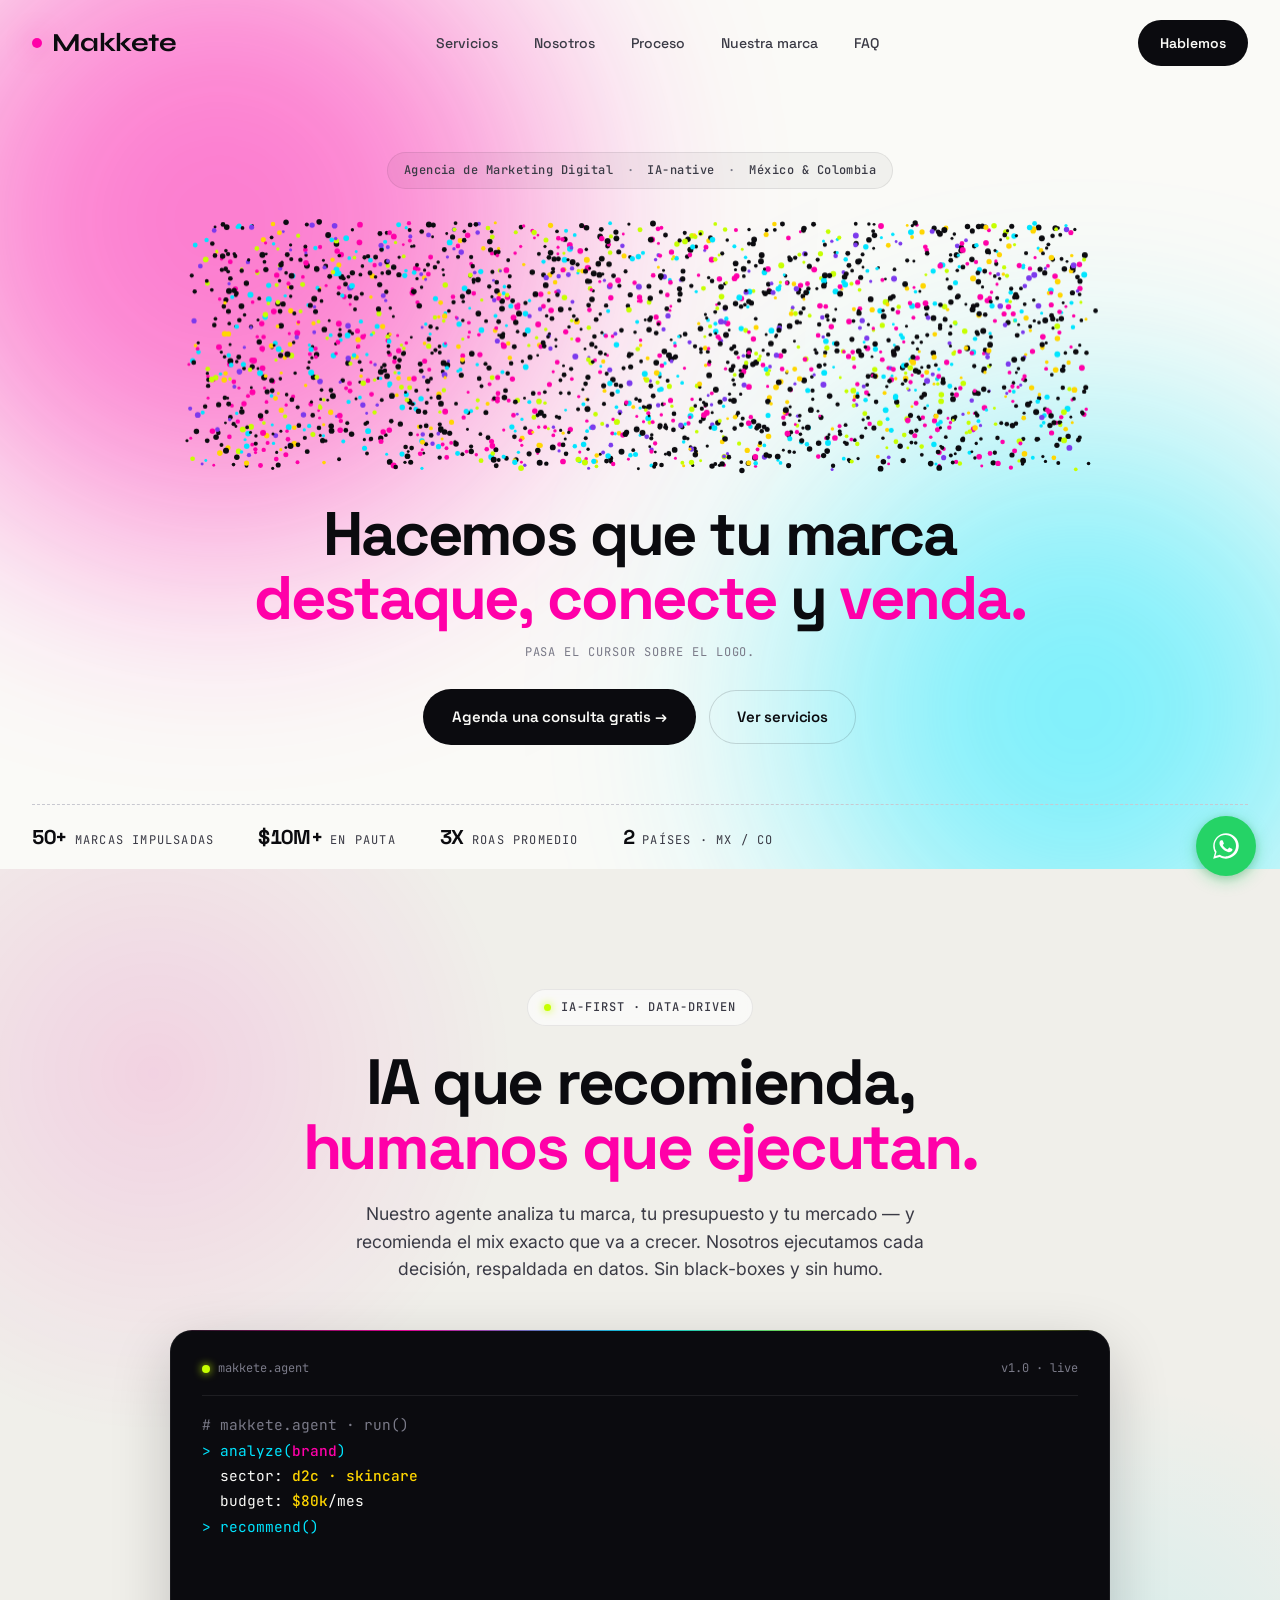
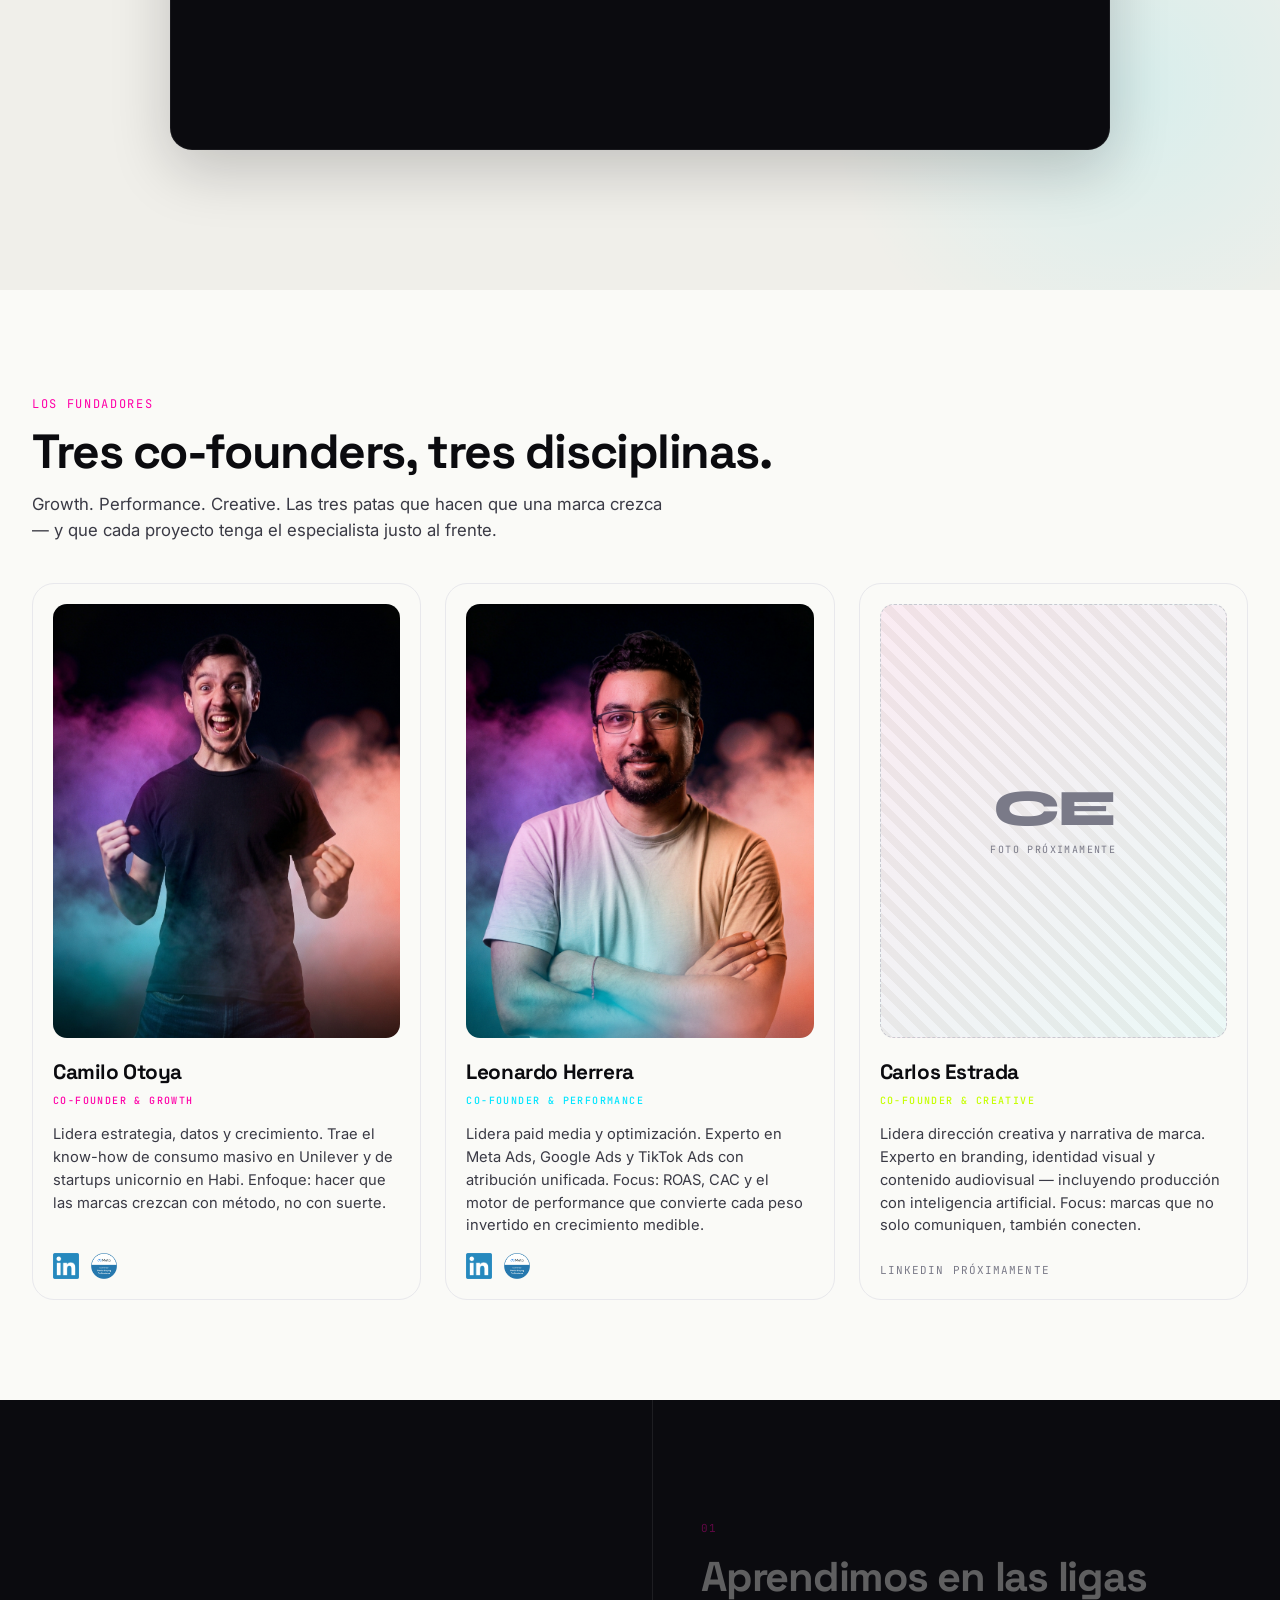
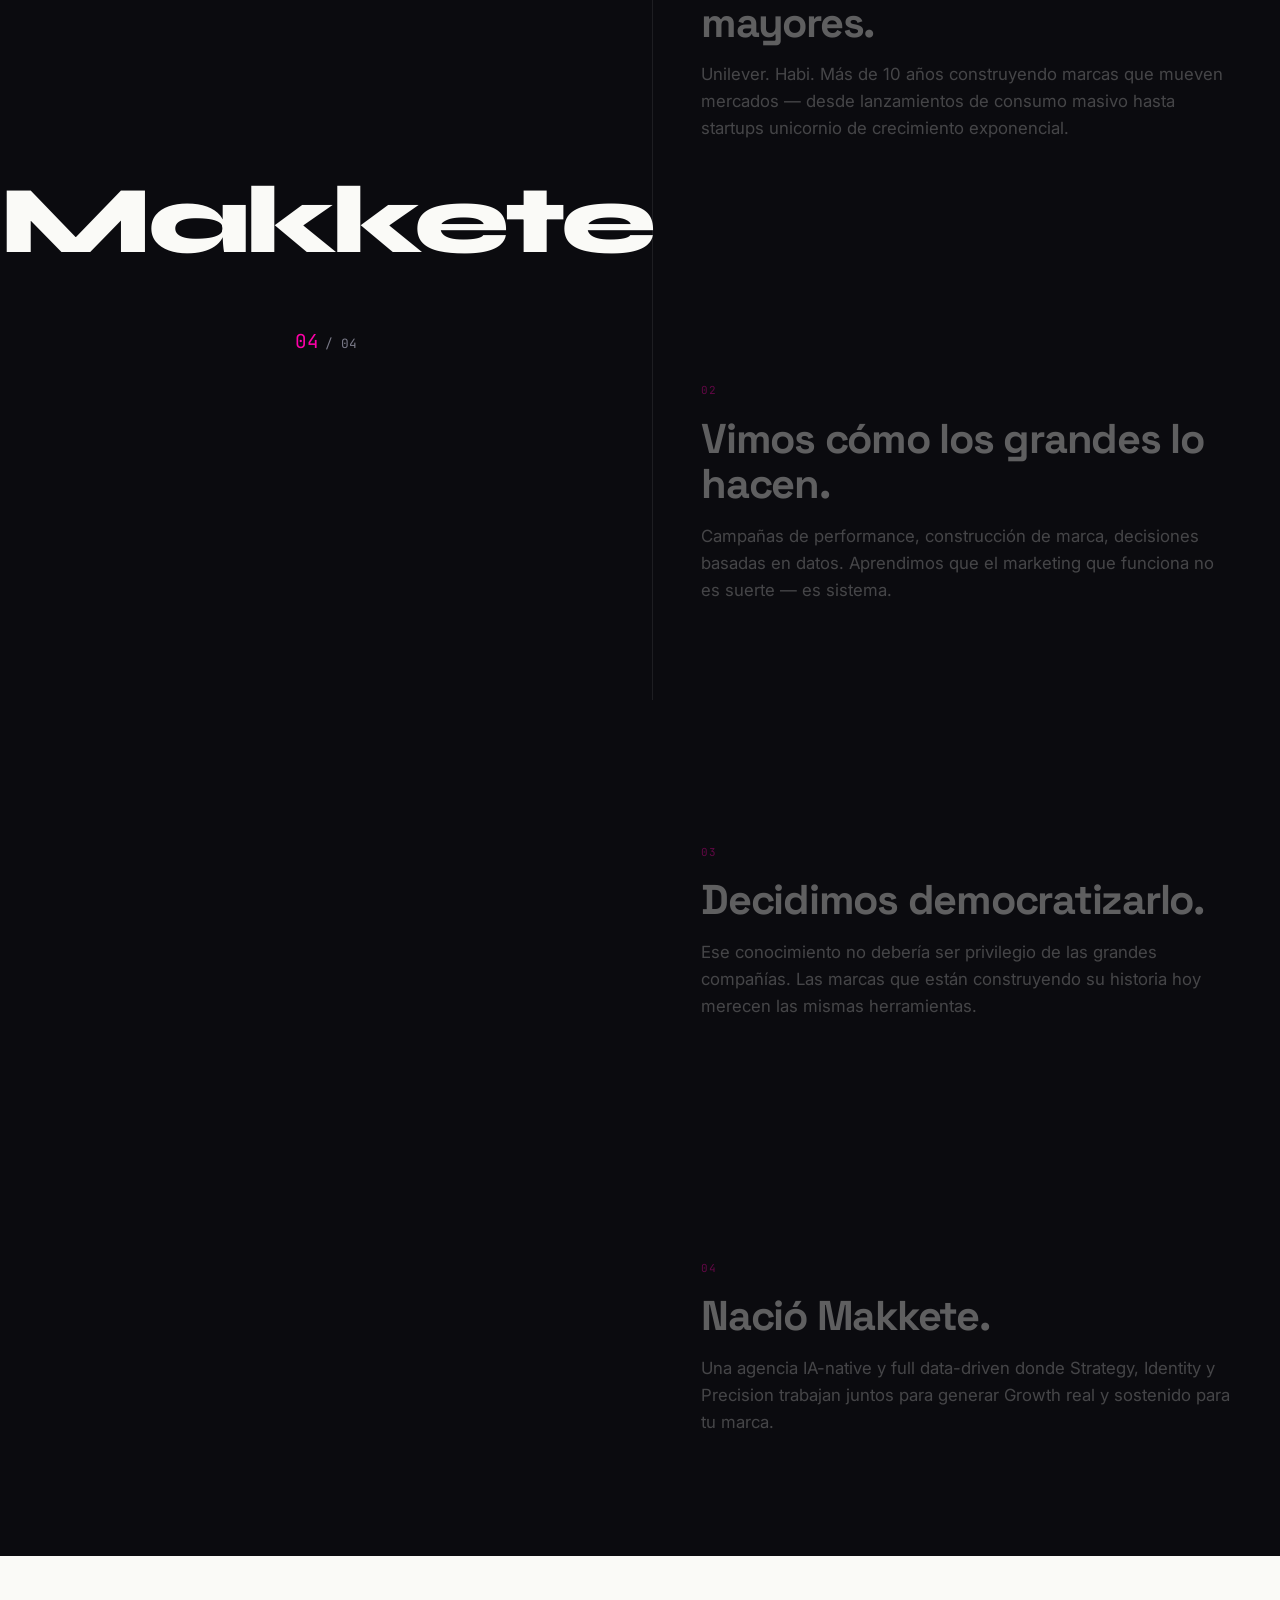
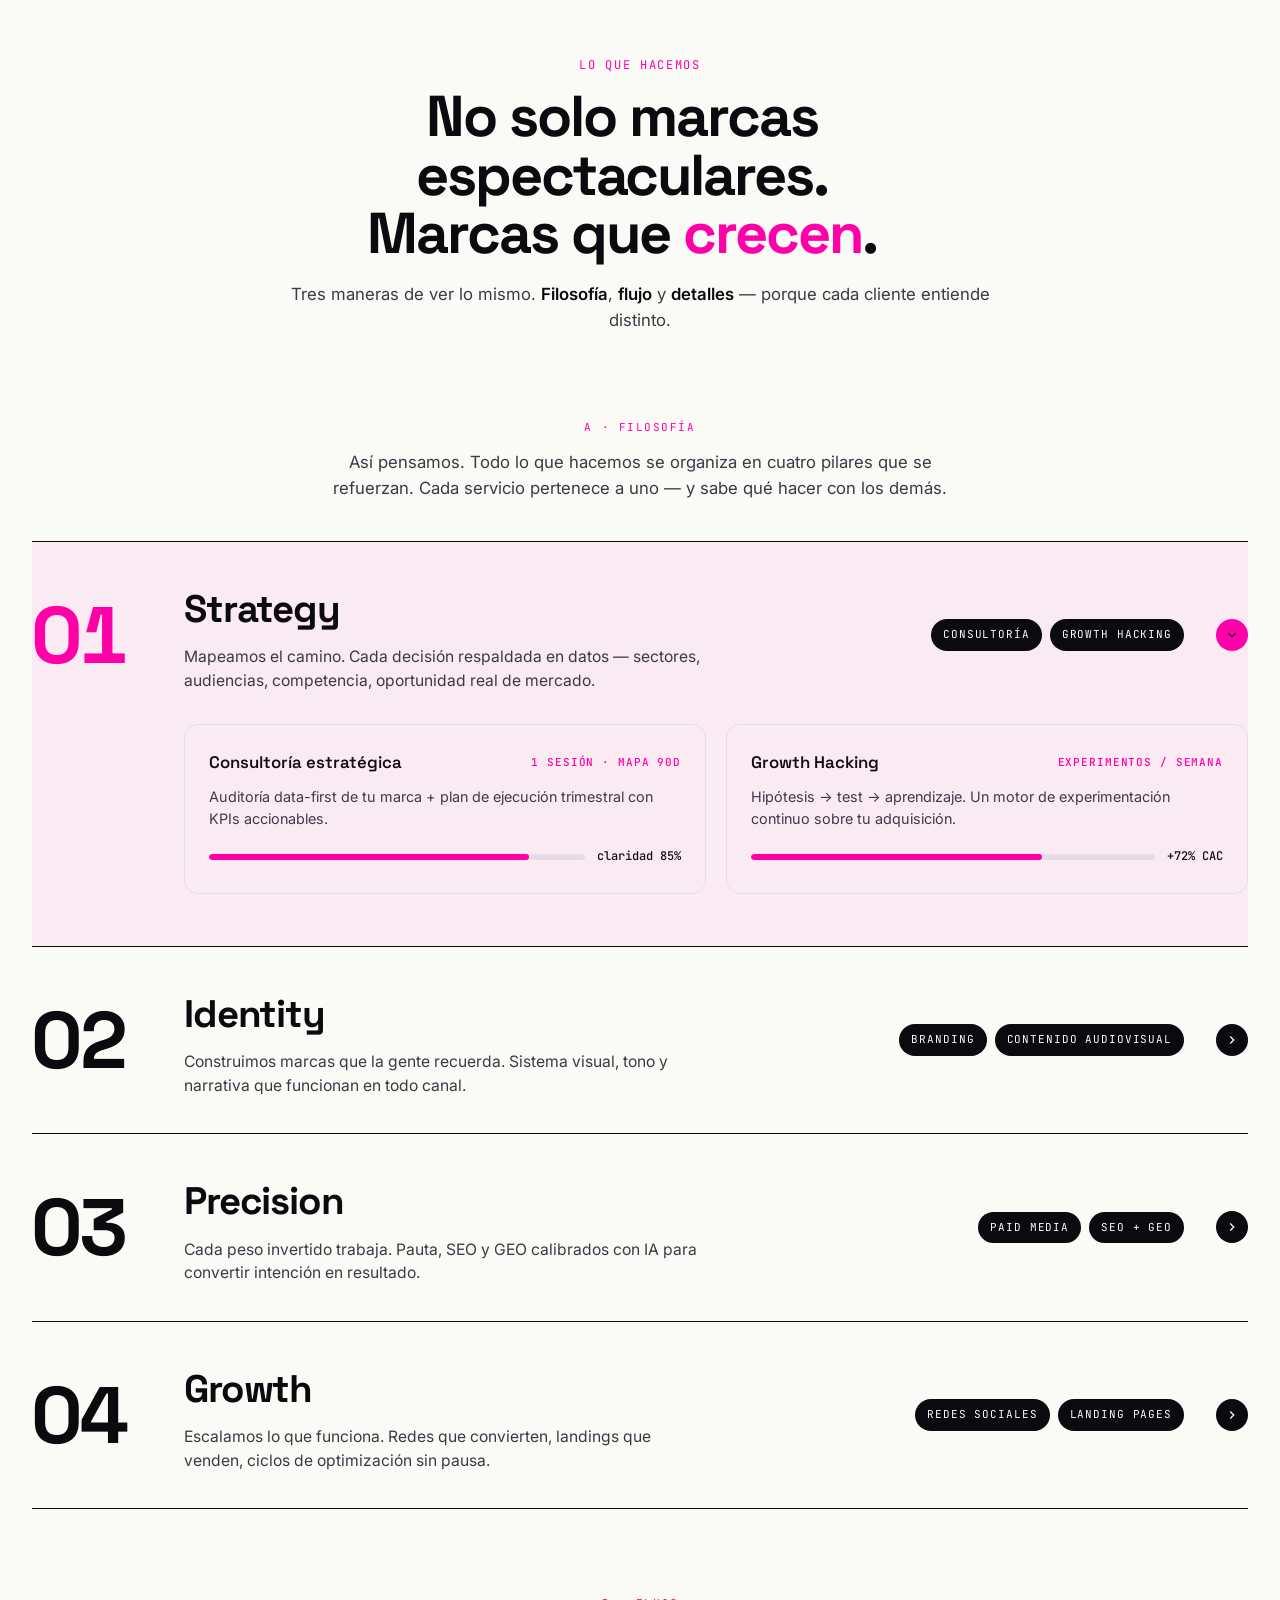
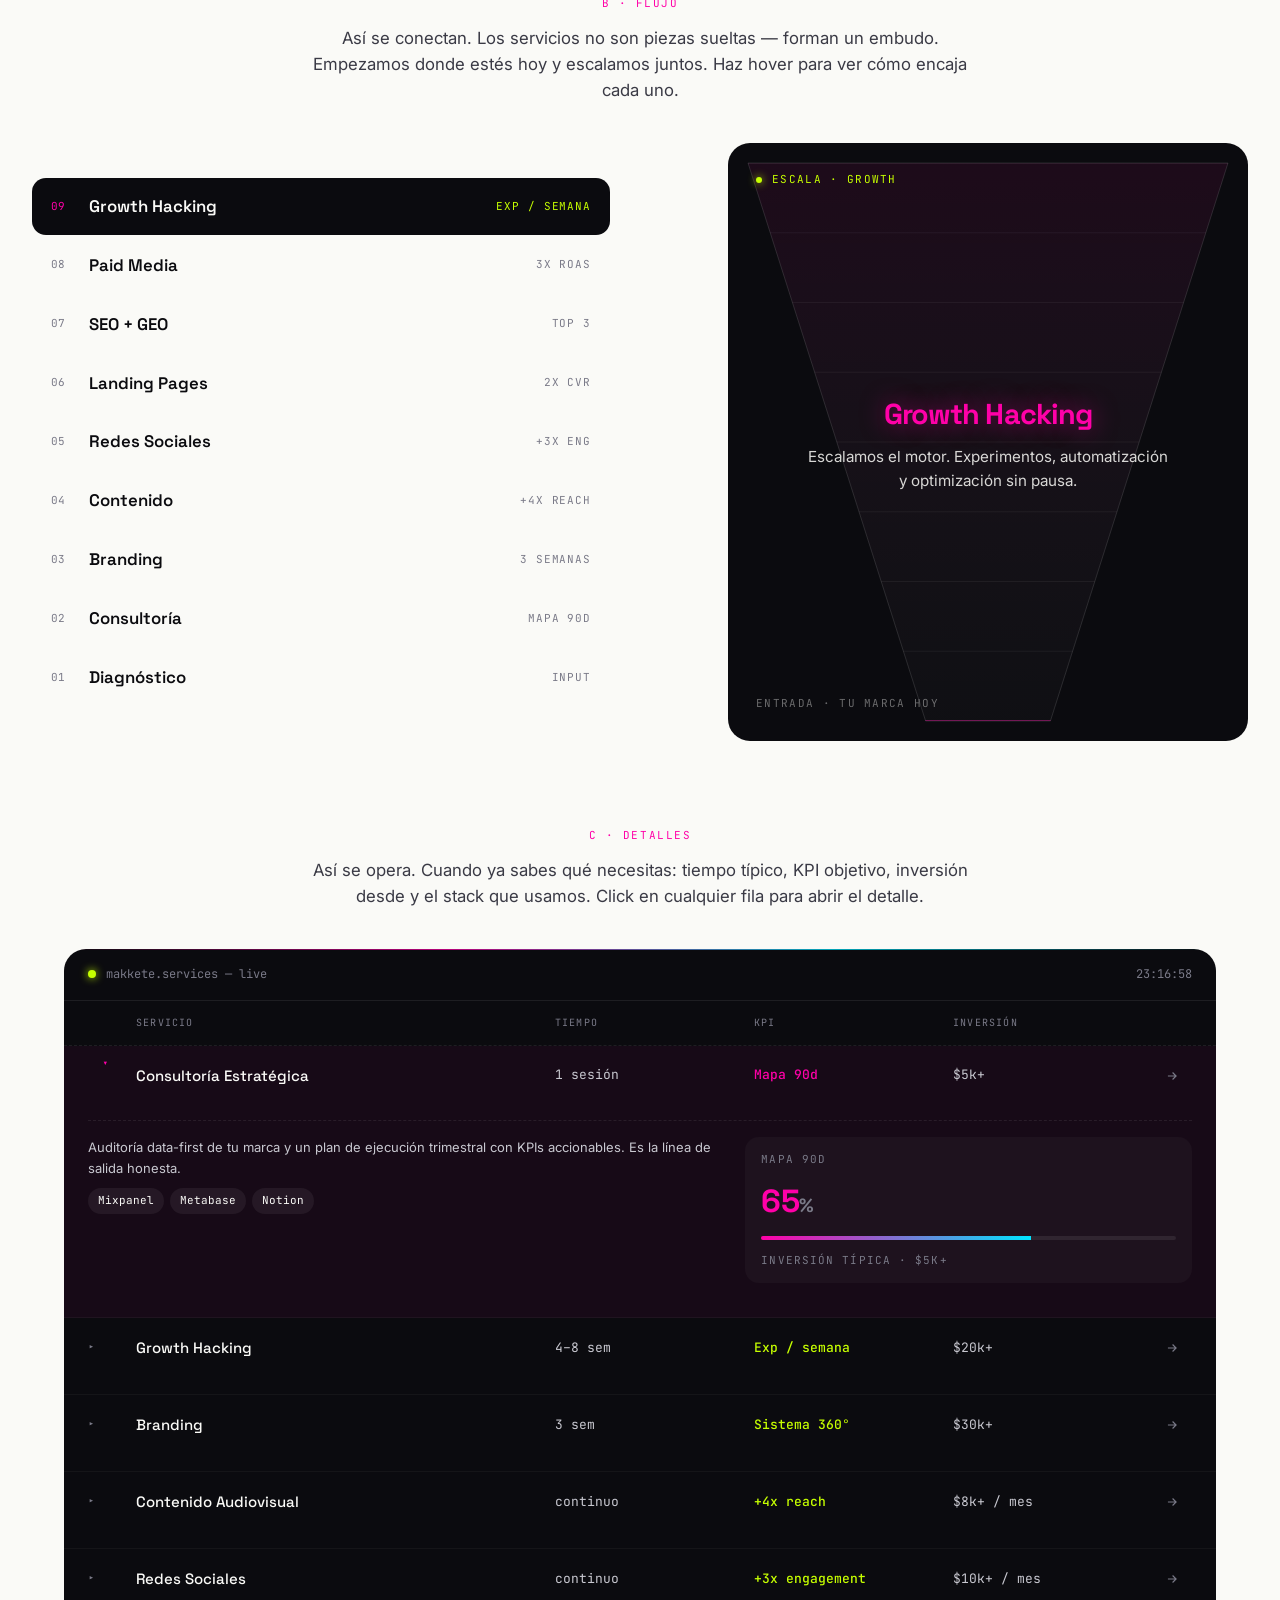
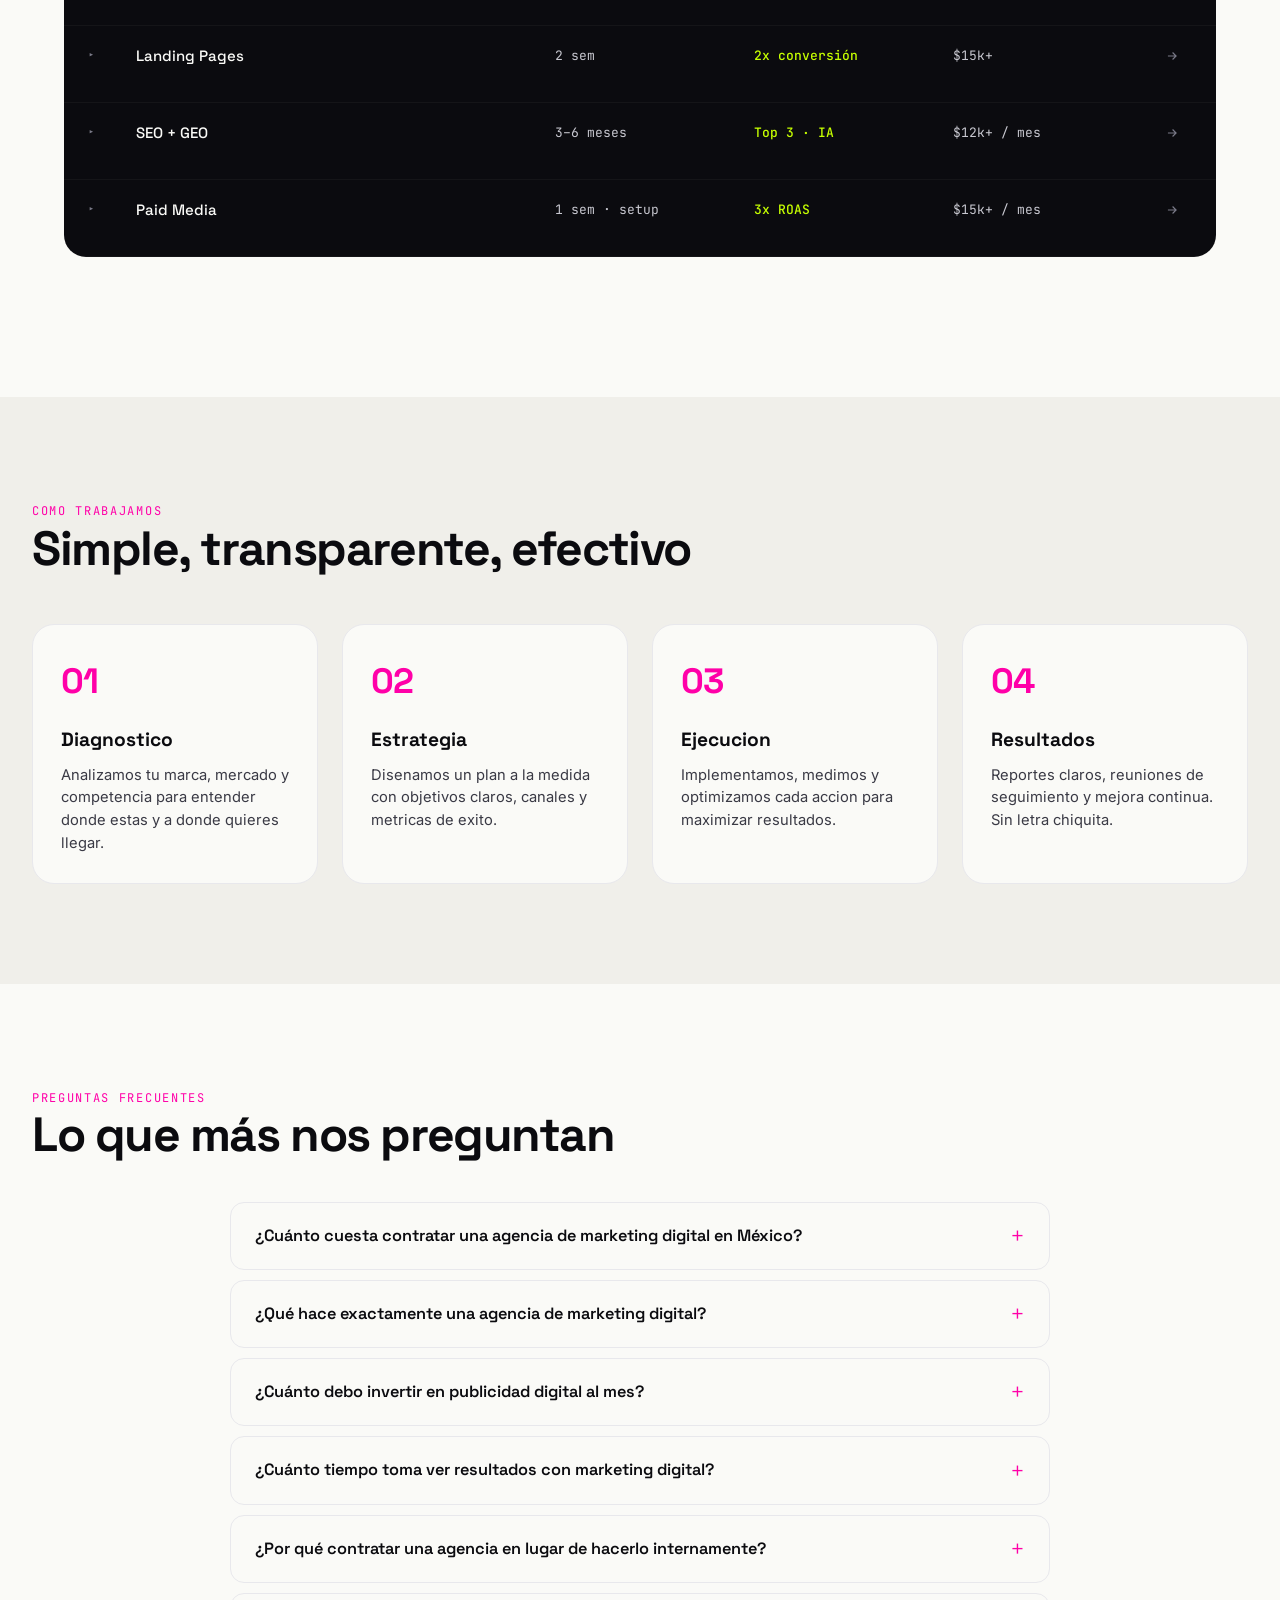
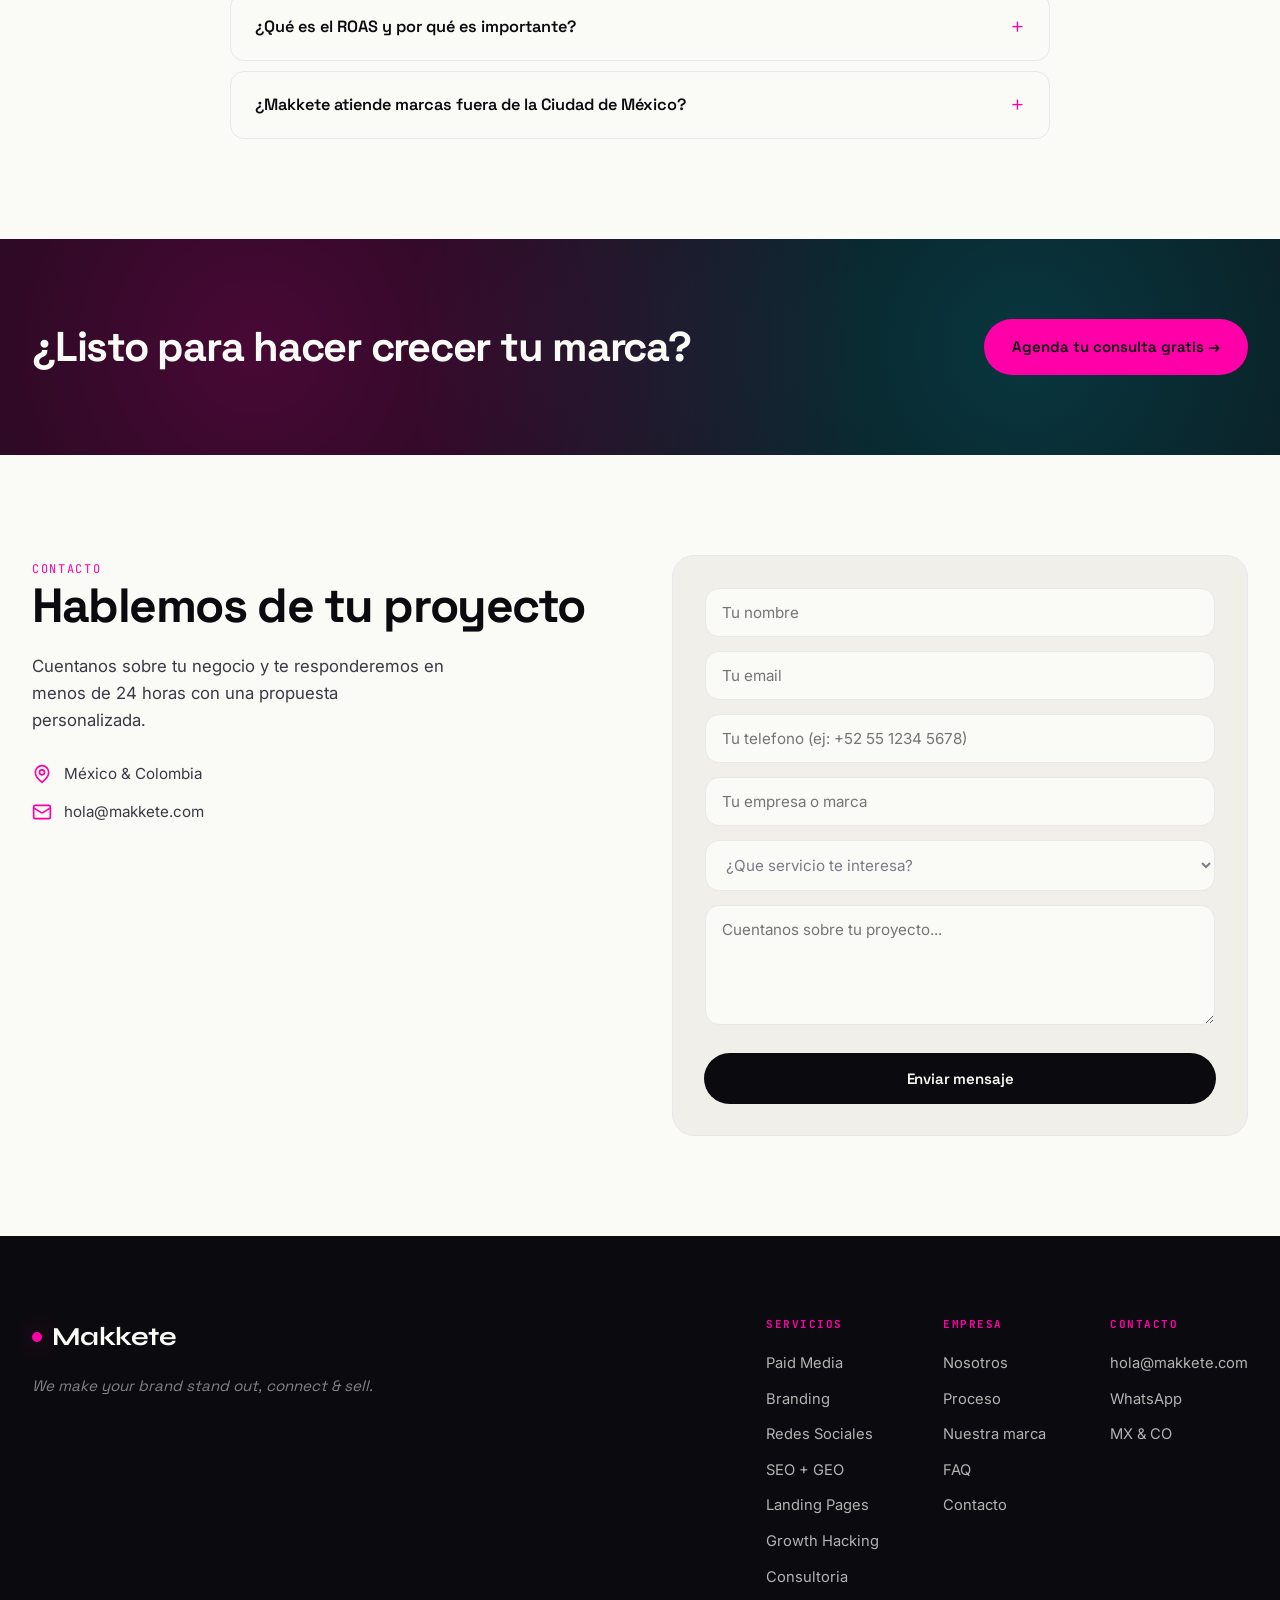
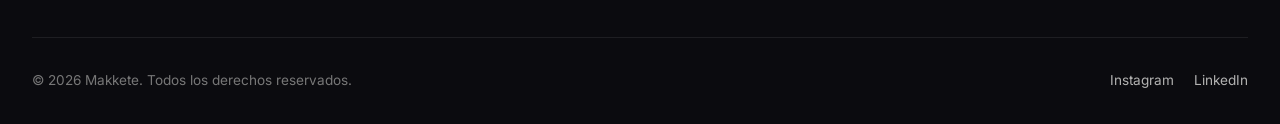
<file: index.html>
<!DOCTYPE html>
<html lang="es">
<head>
  <meta charset="UTF-8">
  <meta name="viewport" content="width=device-width, initial-scale=1.0">
  <link rel="icon" type="image/x-icon" href="favicon.ico">
  <link rel="icon" type="image/png" sizes="192x192" href="favicon-192.png">
  <link rel="apple-touch-icon" href="apple-touch-icon.png">
  <!-- Google Tag Manager -->
  <script>(function(w,d,s,l,i){w[l]=w[l]||[];w[l].push({'gtm.start':
  new Date().getTime(),event:'gtm.js'});var f=d.getElementsByTagName(s)[0],
  j=d.createElement(s),dl=l!='dataLayer'?'&l='+l:'';j.async=true;j.src=
  'https://www.googletagmanager.com/gtm.js?id='+i+dl;f.parentNode.insertBefore(j,f);
  })(window,document,'script','dataLayer','GTM-NRNJTD24');</script>
  <!-- End Google Tag Manager -->
  <!-- Google Analytics (GA4) + Google Ads — mismo loader gtag.js -->
  <script async src="https://www.googletagmanager.com/gtag/js?id=G-SY2KGT19T1"></script>
  <script>
    window.dataLayer = window.dataLayer || [];
    function gtag(){dataLayer.push(arguments);}
    gtag('js', new Date());
    gtag('config', 'G-SY2KGT19T1');
    gtag('config', 'AW-18069208452');
  </script>
  <!-- Meta Pixel Code -->
  <script>
    !function(f,b,e,v,n,t,s)
    {if(f.fbq)return;n=f.fbq=function(){n.callMethod?
    n.callMethod.apply(n,arguments):n.queue.push(arguments)};
    if(!f._fbq)f._fbq=n;n.push=n;n.loaded=!0;n.version='2.0';
    n.queue=[];t=b.createElement(e);t.async=!0;
    t.src=v;s=b.getElementsByTagName(e)[0];
    s.parentNode.insertBefore(t,s)}(window, document,'script',
    'https://connect.facebook.net/en_US/fbevents.js');
    fbq('init', '1258734292500342');
    fbq('track', 'PageView');
  </script>
  <noscript><img height="1" width="1" style="display:none"
  src="https://www.facebook.com/tr?id=1258734292500342&ev=PageView&noscript=1"
  /></noscript>
  <!-- End Meta Pixel Code -->
  <title>Makkete | Agencia de Marketing Digital IA-native — México y Colombia</title>
  <meta name="description" content="Agencia de marketing digital IA-native y full data-driven con sede en México y Colombia. Hacemos marcas espectaculares que crecen. Consulta gratuita.">
  <link rel="canonical" href="https://makkete.com">
  <meta name="robots" content="index, follow">
  <meta name="author" content="Makkete">
  <!-- Open Graph -->
  <meta property="og:title" content="Makkete | Agencia de Marketing Digital IA-native — México y Colombia">
  <meta property="og:description" content="Agencia de marketing digital IA-native y full data-driven con sede en México y Colombia. Hacemos marcas espectaculares que crecen. Consulta gratuita.">
  <meta property="og:url" content="https://makkete.com">
  <meta property="og:type" content="website">
  <meta property="og:image" content="https://makkete.com/logo.png">
  <meta property="og:locale" content="es_MX">
  <!-- Twitter Card -->
  <meta name="twitter:card" content="summary_large_image">
  <meta name="twitter:title" content="Makkete | Agencia de Marketing Digital IA-native — México y Colombia">
  <meta name="twitter:description" content="Agencia de marketing digital IA-native y full data-driven con sede en México y Colombia. Hacemos marcas espectaculares que crecen. Consulta gratuita.">
  <meta name="twitter:image" content="https://makkete.com/logo.png">
  <!-- Schema Markup — Organization -->
  <script type="application/ld+json">
  {
    "@context": "https://schema.org",
    "@type": "Organization",
    "name": "Makkete",
    "description": "Agencia de marketing digital IA-native y full data-driven con sede en México y Colombia. Hacemos marcas espectaculares que crecen.",
    "url": "https://makkete.com",
    "logo": "https://makkete.com/logo.png",
    "email": "hola@makkete.com",
    "address": {
      "@type": "PostalAddress",
      "addressLocality": "Ciudad de México",
      "addressRegion": "CDMX",
      "addressCountry": "MX"
    },
    "sameAs": [
      "https://www.instagram.com/makkete.agencia/",
      "https://www.linkedin.com/company/makkete/"
    ]
  }
  </script>
  <!-- Schema Markup — LocalBusiness -->
  <script type="application/ld+json">
  {
    "@context": "https://schema.org",
    "@type": "LocalBusiness",
    "name": "Makkete",
    "description": "Agencia de marketing digital IA-native y full data-driven con sede en México y Colombia. Paid media, branding, redes sociales, SEO, GEO, growth hacking, contenido con IA, landing pages y consultoría estratégica.",
    "url": "https://makkete.com",
    "image": "https://makkete.com/logo.png",
    "email": "hola@makkete.com",
    "telephone": "+5215521289080",
    "address": {
      "@type": "PostalAddress",
      "addressLocality": "Ciudad de México",
      "addressRegion": "CDMX",
      "addressCountry": "MX"
    },
    "priceRange": "$$",
    "areaServed": [
      { "@type": "Country", "name": "México" },
      { "@type": "Country", "name": "Colombia" },
      { "@type": "Country", "name": "United States" },
      { "@type": "Place", "name": "Latinoamérica" }
    ]
  }
  </script>
  <!-- FAQ Schema -->
  <script type="application/ld+json">
  {
    "@context": "https://schema.org",
    "@type": "FAQPage",
    "mainEntity": [
      {
        "@type": "Question",
        "name": "¿Cuánto cuesta contratar una agencia de marketing digital en México?",
        "acceptedAnswer": {
          "@type": "Answer",
          "text": "El costo de una agencia de marketing digital en México varía entre $15,000 y $80,000 MXN al mes según el alcance del servicio. En Makkete diseñamos planes a la medida del tamaño y los objetivos de cada marca, sin paquetes rígidos. La consulta inicial es gratuita."
        }
      },
      {
        "@type": "Question",
        "name": "¿Qué hace exactamente una agencia de marketing digital?",
        "acceptedAnswer": {
          "@type": "Answer",
          "text": "Una agencia de marketing digital diseña la estrategia, ejecuta y mide las acciones digitales de una marca: publicidad pagada (Meta Ads, Google Ads, TikTok Ads), branding, gestión de redes sociales, contenido audiovisual, SEO y landing pages. En Makkete combinamos los cuatro pilares Strategy, Identity, Precision y Growth para generar crecimiento sostenido."
        }
      },
      {
        "@type": "Question",
        "name": "¿Cuánto debo invertir en publicidad digital al mes?",
        "acceptedAnswer": {
          "@type": "Answer",
          "text": "La inversión mínima recomendada en publicidad digital en México es de $10,000 MXN al mes para obtener datos significativos y optimizar campañas. Marcas en etapa de crecimiento suelen invertir entre $30,000 y $200,000 MXN mensuales. Lo importante no es cuánto inviertes sino el ROAS (retorno por cada peso invertido)."
        }
      },
      {
        "@type": "Question",
        "name": "¿Cuánto tiempo toma ver resultados con marketing digital?",
        "acceptedAnswer": {
          "@type": "Answer",
          "text": "Las campañas de paid media (Meta Ads, Google Ads) generan tráfico y leads desde la primera semana. SEO y branding requieren entre 3 y 6 meses para mostrar resultados sostenibles. Una estrategia integral combina ambos para tener tracción inmediata y crecimiento de largo plazo."
        }
      },
      {
        "@type": "Question",
        "name": "¿Por qué contratar una agencia en lugar de hacerlo internamente?",
        "acceptedAnswer": {
          "@type": "Answer",
          "text": "Una agencia te da acceso a un equipo multidisciplinario (estrategia, creatividad, paid media, datos) por una fracción del costo de contratar perfiles senior in-house. Además, una agencia ya validó qué funciona en decenas de marcas, lo que evita meses de prueba y error. En Makkete traemos el know-how de empresas como Unilever, Henkel y startups unicornio."
        }
      },
      {
        "@type": "Question",
        "name": "¿Qué es el ROAS y por qué es importante?",
        "acceptedAnswer": {
          "@type": "Answer",
          "text": "ROAS (Return on Ad Spend) es la métrica que mide cuántos pesos de ingreso genera cada peso invertido en publicidad. Un ROAS de 3x significa que por cada $1 MXN invertido recuperas $3 MXN. Es la métrica más importante para evaluar la rentabilidad real de tu inversión publicitaria."
        }
      },
      {
        "@type": "Question",
        "name": "¿Makkete atiende marcas fuera de la Ciudad de México?",
        "acceptedAnswer": {
          "@type": "Answer",
          "text": "Sí. Tenemos sede en México y Colombia, y trabajamos con marcas en toda Latinoamérica y Estados Unidos de forma 100% remota. Tenemos clientes activos en múltiples mercados de la región."
        }
      }
    ]
  }
  </script>
  <!-- Service Schema -->
  <script type="application/ld+json">
  {
    "@context": "https://schema.org",
    "@graph": [
      {
        "@type": "Service",
        "serviceType": "Publicidad Digital",
        "name": "Publicidad Digital (Paid Media)",
        "description": "Campañas de paid media en México: Meta Ads, Google Ads y TikTok Ads optimizadas para maximizar el retorno de inversión.",
        "provider": { "@type": "Organization", "name": "Makkete", "url": "https://makkete.com" },
        "areaServed": { "@type": "Country", "name": "México" }
      },
      {
        "@type": "Service",
        "serviceType": "Branding",
        "name": "Desarrollo y Estrategia de Marca",
        "description": "Branding integral: posicionamiento, arquitectura de marca, logo, identidad visual y aplicaciones. Desde la estrategia hasta la ejecución.",
        "provider": { "@type": "Organization", "name": "Makkete", "url": "https://makkete.com" },
        "areaServed": { "@type": "Country", "name": "México" }
      },
      {
        "@type": "Service",
        "serviceType": "Social Media Management",
        "name": "Gestión de Redes Sociales (Community Manager)",
        "description": "Community manager y gestión integral de redes sociales: estrategia, calendario editorial, contenido, programación, respuesta a comentarios y DMs, análisis de desempeño. Instagram, TikTok, LinkedIn y Facebook.",
        "provider": { "@type": "Organization", "name": "Makkete", "url": "https://makkete.com" },
        "areaServed": { "@type": "Country", "name": "México" }
      },
      {
        "@type": "Service",
        "serviceType": "Audiovisual Content Production",
        "name": "Contenido Audiovisual",
        "description": "Producción de contenido natural y con inteligencia artificial. Video, foto y gráficos que convierten.",
        "provider": { "@type": "Organization", "name": "Makkete", "url": "https://makkete.com" },
        "areaServed": { "@type": "Country", "name": "México" }
      },
      {
        "@type": "Service",
        "serviceType": "Landing Page Design",
        "name": "Landing Pages",
        "description": "Diseño y optimización de páginas de aterrizaje que convierten visitantes en clientes.",
        "provider": { "@type": "Organization", "name": "Makkete", "url": "https://makkete.com" },
        "areaServed": { "@type": "Country", "name": "México" }
      },
      {
        "@type": "Service",
        "serviceType": "SEO and GEO",
        "name": "SEO + GEO — Posicionamiento orgánico",
        "description": "Posicionamiento orgánico doble: SEO clásico en Google (técnico, on-page, contenido, local) + GEO (Generative Engine Optimization) para aparecer en respuestas de ChatGPT, Gemini, Claude y Perplexity.",
        "provider": { "@type": "Organization", "name": "Makkete", "url": "https://makkete.com" },
        "areaServed": { "@type": "Country", "name": "México" }
      },
      {
        "@type": "Service",
        "serviceType": "Growth Hacking",
        "name": "Growth Hacking",
        "description": "Desarrollo de nuevos canales de adquisición y crecimiento acelerado. Identificamos oportunidades no explotadas, diseñamos experimentos rápidos y escalamos los canales que funcionan.",
        "provider": { "@type": "Organization", "name": "Makkete", "url": "https://makkete.com" },
        "areaServed": { "@type": "Country", "name": "México" }
      },
      {
        "@type": "Service",
        "serviceType": "Marketing Consulting",
        "name": "Consultoría y Estrategia de Marketing",
        "description": "Diagnóstico de marca y mercado, estrategia digital integral y plan de acción con objetivos, presupuestos, canales y métricas claras.",
        "provider": { "@type": "Organization", "name": "Makkete", "url": "https://makkete.com" },
        "areaServed": { "@type": "Country", "name": "México" }
      }
    ]
  }
  </script>
  <!-- Person Schema — Founders -->
  <script type="application/ld+json">
  {
    "@context": "https://schema.org",
    "@graph": [
      {
        "@type": "Person",
        "name": "Camilo Otoya",
        "jobTitle": "Co-Founder & Growth",
        "image": "https://makkete.com/camilo.png",
        "worksFor": { "@type": "Organization", "name": "Makkete", "url": "https://makkete.com" },
        "url": "https://makkete.com",
        "sameAs": [
          "https://www.linkedin.com/in/camilootoya",
          "https://www.credly.com/badges/fa92db85-c6a8-4ac6-8eb3-d63c4e9ee3c1/public_url"
        ],
        "knowsAbout": [
          "Marketing digital",
          "Estrategia de marca",
          "Performance marketing",
          "Paid media",
          "Análisis de datos",
          "Net Revenue Management"
        ],
        "alumniOf": [
          { "@type": "Organization", "name": "Unilever" },
          { "@type": "Organization", "name": "Henkel" },
          { "@type": "Organization", "name": "Habi" }
        ]
      },
      {
        "@type": "Person",
        "name": "Leonardo Herrera",
        "jobTitle": "Co-Founder & Performance",
        "image": "https://makkete.com/leonardo.png",
        "worksFor": { "@type": "Organization", "name": "Makkete", "url": "https://makkete.com" },
        "url": "https://makkete.com",
        "sameAs": [
          "https://www.linkedin.com/in/leonardo-herrera-275112118/"
        ],
        "knowsAbout": [
          "Paid media",
          "Meta Ads",
          "Google Ads",
          "TikTok Ads",
          "Optimización de campañas",
          "Atribución",
          "Performance marketing"
        ]
      },
      {
        "@type": "Person",
        "name": "Carlos Estrada",
        "jobTitle": "Co-Founder & Creative",
        "worksFor": { "@type": "Organization", "name": "Makkete", "url": "https://makkete.com" },
        "url": "https://makkete.com",
        "knowsAbout": [
          "Branding",
          "Identidad visual",
          "Dirección creativa",
          "Contenido audiovisual",
          "Producción con IA",
          "Estrategia creativa",
          "Dirección de arte"
        ]
      }
    ]
  }
  </script>
  <!-- Fonts -->
  <link rel="preconnect" href="https://fonts.googleapis.com">
  <link rel="preconnect" href="https://fonts.gstatic.com" crossorigin>
  <link href="https://fonts.googleapis.com/css2?family=Inter:wght@300;400;500;600;700&family=Space+Grotesk:wght@400;500;600;700&family=Syne:wght@600;700;800&family=JetBrains+Mono:wght@400;500;600&display=swap" rel="stylesheet">
  <link rel="stylesheet" href="styles.css">
  <link rel="stylesheet" href="services.css">
</head>
<body>
  <!-- Google Tag Manager (noscript) -->
  <noscript><iframe src="https://www.googletagmanager.com/ns.html?id=GTM-NRNJTD24" height="0" width="0" style="display:none;visibility:hidden"></iframe></noscript>
  <!-- End Google Tag Manager (noscript) -->

  <!-- NAV -->
  <nav class="nav" id="nav">
    <div class="nav__container">
      <a href="#hero" class="nav__logo">
        <span class="nav__logo-dot"></span>
        Makkete
      </a>
      <button class="nav__toggle" id="navToggle" aria-label="Menu">
        <span></span><span></span><span></span>
      </button>
      <ul class="nav__links" id="navLinks">
        <li><a class="nav__link" href="#services">Servicios</a></li>
        <li><a class="nav__link" href="#nosotros">Nosotros</a></li>
        <li><a class="nav__link" href="#proceso">Proceso</a></li>
        <li><a class="nav__link" href="nuestra-marca.html">Nuestra marca</a></li>
        <li><a class="nav__link" href="#faq">FAQ</a></li>
      </ul>
      <a href="#contacto" class="nav__cta"><span>Hablemos</span></a>
    </div>
  </nav>

  <!-- HERO — Wordmark único -->
  <header class="hero" id="hero">
    <div class="hero__smoke" id="heroSmoke"></div>

    <div class="hero__content container">
      <div class="slide__tag">
        Agencia de Marketing Digital
        <span class="sep">·</span> IA-native
        <span class="sep">·</span> México &amp; Colombia
      </div>

      <div class="wordmark-stage" id="wordStage">
        <canvas class="wordmark-canvas" id="wordCanvas"></canvas>
        <div class="wordmark-fallback">Makkete</div>
      </div>

      <h1 class="hero__h1">
        Hacemos que tu marca
        <span class="verb">destaque,</span>
        <span class="verb">conecte</span> y
        <span class="verb">venda.</span>
      </h1>

      <p class="hero__hint">Pasa el cursor sobre el logo.</p>

      <div class="hero__ctas">
        <a href="#contacto" class="btn btn--primary hero__cta"><span>Agenda una consulta gratis →</span></a>
        <a href="#services" class="btn btn--ghost">Ver servicios</a>
      </div>
    </div>

    <!-- STATS STRIP -->
    <div class="hero__stats">
      <div class="hero__stats-inner">
        <div class="hero__stat"><span class="hero__stat-num">50+</span> marcas impulsadas</div>
        <div class="hero__stat"><span class="hero__stat-num">$10M+</span> en pauta</div>
        <div class="hero__stat"><span class="hero__stat-num">3x</span> ROAS promedio</div>
        <div class="hero__stat"><span class="hero__stat-num">2</span> países · MX / CO</div>
      </div>
    </div>
  </header>

  <!-- AGENT SECTION — IA first demo (full width stacked) -->
  <section class="agent-section" id="agent">
    <div class="agent-section__bg" aria-hidden="true"></div>
    <div class="container">
      <div class="agent-section__head">
        <span class="agent-section__eyebrow">
          <span class="agent-section__eyebrow-dot"></span>
          IA-first · data-driven
        </span>
        <h2 class="agent-section__h2">
          IA que recomienda,<br>
          <em>humanos que ejecutan.</em>
        </h2>
        <p class="agent-section__sub">
          Nuestro agente analiza tu marca, tu presupuesto y tu mercado — y recomienda el mix exacto que va a crecer. Nosotros ejecutamos cada decisión, respaldada en datos. Sin black-boxes y sin humo.
        </p>
      </div>

      <div class="agent agent--full">
        <div class="agent__titlebar">
          <div class="agent__titlebar-left">
            <span class="agent__titlebar-dot"></span>
            makkete.agent
          </div>
          <div>v1.0 · live</div>
        </div>
        <div id="agentLog"></div>
      </div>
    </div>
  </section>

  <!-- FOUNDERS -->
  <section class="founders-section" id="fundadores">
    <div class="container">
      <span class="palette__tag">Los fundadores</span>
      <h2 class="section-title founders__title">Tres co-founders, tres disciplinas.</h2>
      <p class="founders__lead">Growth. Performance. Creative. Las tres patas que hacen que una marca crezca — y que cada proyecto tenga el especialista justo al frente.</p>
      <div class="founders">

        <article class="founder-card">
          <div class="founder-card__photo">
            <img src="camilo.png" alt="Camilo Otoya - Co-Founder &amp; Growth de Makkete" class="founder-card__img" loading="lazy">
          </div>
          <div class="founder-card__info">
            <h3>Camilo Otoya</h3>
            <span class="founder-card__role">Co-Founder &amp; Growth</span>
            <p>Lidera estrategia, datos y crecimiento. Trae el know-how de consumo masivo en Unilever y de startups unicornio en Habi. Enfoque: hacer que las marcas crezcan con método, no con suerte.</p>
            <div class="founder-card__links">
              <a href="https://www.linkedin.com/in/camilootoya" target="_blank" rel="noopener" aria-label="LinkedIn de Camilo Otoya"><img src="linkedin-icon.png" alt="LinkedIn" class="founder-card__icon"></a>
              <a href="https://www.credly.com/badges/fa92db85-c6a8-4ac6-8eb3-d63c4e9ee3c1/public_url" target="_blank" rel="noopener" aria-label="Meta Certified"><img src="meta-badge.png" alt="Meta Certified Media Buying Professional" class="founder-card__icon"></a>
            </div>
          </div>
        </article>

        <article class="founder-card">
          <div class="founder-card__photo">
            <img src="leonardo.png" alt="Leonardo Herrera - Co-Founder &amp; Performance de Makkete" class="founder-card__img" loading="lazy">
          </div>
          <div class="founder-card__info">
            <h3>Leonardo Herrera</h3>
            <span class="founder-card__role">Co-Founder &amp; Performance</span>
            <p>Lidera paid media y optimización. Experto en Meta Ads, Google Ads y TikTok Ads con atribución unificada. Focus: ROAS, CAC y el motor de performance que convierte cada peso invertido en crecimiento medible.</p>
            <div class="founder-card__links">
              <a href="https://www.linkedin.com/in/leonardo-herrera-275112118/" target="_blank" rel="noopener" aria-label="LinkedIn de Leonardo Herrera"><img src="linkedin-icon.png" alt="LinkedIn" class="founder-card__icon"></a>
              <img src="meta-badge.png" alt="Meta Certified Media Buying Professional" class="founder-card__icon">
            </div>
          </div>
        </article>

        <article class="founder-card">
          <div class="founder-card__photo founder-card__photo--placeholder" aria-label="Foto de Carlos Estrada próximamente">
            <span class="founder-card__placeholder-initial">CE</span>
            <span class="founder-card__placeholder-hint">foto próximamente</span>
          </div>
          <div class="founder-card__info">
            <h3>Carlos Estrada</h3>
            <span class="founder-card__role">Co-Founder &amp; Creative</span>
            <p>Lidera dirección creativa y narrativa de marca. Experto en branding, identidad visual y contenido audiovisual — incluyendo producción con inteligencia artificial. Focus: marcas que no solo comuniquen, también conecten.</p>
            <div class="founder-card__links">
              <span class="founder-card__placeholder-link">LinkedIn próximamente</span>
            </div>
          </div>
        </article>

      </div>
    </div>
  </section>

  <!-- NOSOTROS — Scroll Storytelling -->
  <section class="story" id="nosotros">
    <div class="story__left">
      <div class="story__left-inner">
        <div class="story__logo-text">Makkete</div>
        <div class="story__counter">
          <span class="story__counter-current" id="storyCounter">01</span>
          <span class="story__counter-total">/ 04</span>
        </div>
      </div>
    </div>
    <div class="story__right">
      <div class="story__block" data-step="01">
        <span class="story__eyebrow">01</span>
        <h2 class="story__title">Aprendimos en las ligas mayores.</h2>
        <p class="story__body">Unilever. Habi. Más de 10 años construyendo marcas que mueven mercados — desde lanzamientos de consumo masivo hasta startups unicornio de crecimiento exponencial.</p>
      </div>
      <div class="story__block" data-step="02">
        <span class="story__eyebrow">02</span>
        <h2 class="story__title">Vimos cómo los grandes lo hacen.</h2>
        <p class="story__body">Campañas de performance, construcción de marca, decisiones basadas en datos. Aprendimos que el marketing que funciona no es suerte — es sistema.</p>
      </div>
      <div class="story__block" data-step="03">
        <span class="story__eyebrow">03</span>
        <h2 class="story__title">Decidimos democratizarlo.</h2>
        <p class="story__body">Ese conocimiento no debería ser privilegio de las grandes compañías. Las marcas que están construyendo su historia hoy merecen las mismas herramientas.</p>
      </div>
      <div class="story__block" data-step="04">
        <span class="story__eyebrow">04</span>
        <h2 class="story__title">Nació Makkete.</h2>
        <p class="story__body">Una agencia IA-native y full data-driven donde Strategy, Identity y Precision trabajan juntos para generar Growth real y sostenido para tu marca.</p>
      </div>
    </div>
  </section>

  <!-- SERVICIOS: las 3 direcciones como secciones complementarias (pilares + funnel + terminal) -->
  <section class="services-wrap" id="services" data-screen-label="03 Servicios">
    <div class="services-head container">
      <div class="palette__tag">Lo que hacemos</div>
      <h2 class="services-switch__title">
        No solo marcas espectaculares. Marcas que <em>crecen</em>.
      </h2>
      <p class="services-head__lead">
        Tres maneras de ver lo mismo. <strong>Filosofía</strong>, <strong>flujo</strong> y <strong>detalles</strong> — porque cada cliente entiende distinto.
      </p>
    </div>

    <!-- DIRECCIÓN A — FILOSOFÍA · LOS 4 PILARES -->
    <div class="services-dir is-active" data-dir="A">
      <div class="services-dir__head container">
        <span class="services-dir__eyebrow">A · Filosofía</span>
        <p class="services-dir__lead">Así pensamos. Todo lo que hacemos se organiza en cuatro pilares que se refuerzan. Cada servicio pertenece a uno — y sabe qué hacer con los demás.</p>
      </div>
      <div class="pillars">
        <article class="pillar" data-pillar="strategy" style="--pillar-color: var(--m-magenta);">
          <div class="pillar__row">
            <div class="pillar__num">01</div>
            <div class="pillar__info">
              <h3>Strategy</h3>
              <p>Mapeamos el camino. Cada decisión respaldada en datos — sectores, audiencias, competencia, oportunidad real de mercado.</p>
            </div>
            <div class="pillar__tags">
              <span class="pillar__tag">Consultoría</span>
              <span class="pillar__tag">Growth Hacking</span>
            </div>
            <span class="pillar__chev">
              <svg width="14" height="14" viewBox="0 0 24 24" fill="none" stroke="currentColor" stroke-width="2.2"><path d="m9 18 6-6-6-6"/></svg>
            </span>
          </div>
          <div class="pillar__detail">
            <div class="pillar__detail-inner">
              <div class="service-mini" style="--fill: 85%;">
                <div class="service-mini__head">
                  <span class="service-mini__name">Consultoría estratégica</span>
                  <span class="service-mini__kpi">1 sesión · mapa 90d</span>
                </div>
                <p class="service-mini__desc">Auditoría data-first de tu marca + plan de ejecución trimestral con KPIs accionables.</p>
                <div class="service-mini__demo">
                  <div class="service-mini__bar"><span class="service-mini__bar-fill"></span></div>
                  <span class="service-mini__val">claridad 85%</span>
                </div>
              </div>
              <div class="service-mini" style="--fill: 72%;">
                <div class="service-mini__head">
                  <span class="service-mini__name">Growth Hacking</span>
                  <span class="service-mini__kpi">experimentos / semana</span>
                </div>
                <p class="service-mini__desc">Hipótesis → test → aprendizaje. Un motor de experimentación continuo sobre tu adquisición.</p>
                <div class="service-mini__demo">
                  <div class="service-mini__bar"><span class="service-mini__bar-fill"></span></div>
                  <span class="service-mini__val">+72% CAC</span>
                </div>
              </div>
            </div>
          </div>
        </article>

        <article class="pillar" data-pillar="identity" style="--pillar-color: var(--m-cyan);">
          <div class="pillar__row">
            <div class="pillar__num">02</div>
            <div class="pillar__info">
              <h3>Identity</h3>
              <p>Construimos marcas que la gente recuerda. Sistema visual, tono y narrativa que funcionan en todo canal.</p>
            </div>
            <div class="pillar__tags">
              <span class="pillar__tag">Branding</span>
              <span class="pillar__tag">Contenido audiovisual</span>
            </div>
            <span class="pillar__chev">
              <svg width="14" height="14" viewBox="0 0 24 24" fill="none" stroke="currentColor" stroke-width="2.2"><path d="m9 18 6-6-6-6"/></svg>
            </span>
          </div>
          <div class="pillar__detail">
            <div class="pillar__detail-inner">
              <div class="service-mini" style="--fill: 90%;">
                <div class="service-mini__head">
                  <span class="service-mini__name">Branding completo</span>
                  <span class="service-mini__kpi">3 semanas</span>
                </div>
                <p class="service-mini__desc">Naming, sistema visual, guía de marca. Una identidad nacida para destacar y escalar.</p>
                <div class="service-mini__demo">
                  <div class="service-mini__bar"><span class="service-mini__bar-fill"></span></div>
                  <span class="service-mini__val">sistema 360°</span>
                </div>
              </div>
              <div class="service-mini" style="--fill: 78%;">
                <div class="service-mini__head">
                  <span class="service-mini__name">Contenido audiovisual</span>
                  <span class="service-mini__kpi">+4x reach orgánico</span>
                </div>
                <p class="service-mini__desc">Producción ágil de video, foto y piezas digitales diseñadas para el algoritmo y para la marca.</p>
                <div class="service-mini__demo">
                  <div class="service-mini__bar"><span class="service-mini__bar-fill"></span></div>
                  <span class="service-mini__val">reach +78%</span>
                </div>
              </div>
            </div>
          </div>
        </article>

        <article class="pillar" data-pillar="precision" style="--pillar-color: var(--m-lime);">
          <div class="pillar__row">
            <div class="pillar__num">03</div>
            <div class="pillar__info">
              <h3>Precision</h3>
              <p>Cada peso invertido trabaja. Pauta, SEO y GEO calibrados con IA para convertir intención en resultado.</p>
            </div>
            <div class="pillar__tags">
              <span class="pillar__tag">Paid Media</span>
              <span class="pillar__tag">SEO + GEO</span>
            </div>
            <span class="pillar__chev">
              <svg width="14" height="14" viewBox="0 0 24 24" fill="none" stroke="currentColor" stroke-width="2.2"><path d="m9 18 6-6-6-6"/></svg>
            </span>
          </div>
          <div class="pillar__detail">
            <div class="pillar__detail-inner">
              <div class="service-mini" style="--fill: 88%;">
                <div class="service-mini__head">
                  <span class="service-mini__name">Paid Media</span>
                  <span class="service-mini__kpi">3x ROAS promedio</span>
                </div>
                <p class="service-mini__desc">Meta, Google, TikTok. Estructuras de campaña optimizadas por IA sobre tu historial de conversión.</p>
                <div class="service-mini__demo">
                  <div class="service-mini__bar"><span class="service-mini__bar-fill"></span></div>
                  <span class="service-mini__val">ROAS 3.2x</span>
                </div>
              </div>
              <div class="service-mini" style="--fill: 75%;">
                <div class="service-mini__head">
                  <span class="service-mini__name">SEO + GEO</span>
                  <span class="service-mini__kpi">top 3 · ChatGPT / Perplexity</span>
                </div>
                <p class="service-mini__desc">Posicionamos en Google y en motores de IA. Tu marca aparece cuando tu cliente pregunta.</p>
                <div class="service-mini__demo">
                  <div class="service-mini__bar"><span class="service-mini__bar-fill"></span></div>
                  <span class="service-mini__val">+75% SOV</span>
                </div>
              </div>
            </div>
          </div>
        </article>

        <article class="pillar" data-pillar="growth" style="--pillar-color: var(--m-yellow);">
          <div class="pillar__row">
            <div class="pillar__num">04</div>
            <div class="pillar__info">
              <h3>Growth</h3>
              <p>Escalamos lo que funciona. Redes que convierten, landings que venden, ciclos de optimización sin pausa.</p>
            </div>
            <div class="pillar__tags">
              <span class="pillar__tag">Redes Sociales</span>
              <span class="pillar__tag">Landing Pages</span>
            </div>
            <span class="pillar__chev">
              <svg width="14" height="14" viewBox="0 0 24 24" fill="none" stroke="currentColor" stroke-width="2.2"><path d="m9 18 6-6-6-6"/></svg>
            </span>
          </div>
          <div class="pillar__detail">
            <div class="pillar__detail-inner">
              <div class="service-mini" style="--fill: 82%;">
                <div class="service-mini__head">
                  <span class="service-mini__name">Redes Sociales</span>
                  <span class="service-mini__kpi">+3x engagement</span>
                </div>
                <p class="service-mini__desc">Estrategia + producción + community. Tu marca activa 365 días con voz consistente.</p>
                <div class="service-mini__demo">
                  <div class="service-mini__bar"><span class="service-mini__bar-fill"></span></div>
                  <span class="service-mini__val">eng +82%</span>
                </div>
              </div>
              <div class="service-mini" style="--fill: 68%;">
                <div class="service-mini__head">
                  <span class="service-mini__name">Landing Pages</span>
                  <span class="service-mini__kpi">2x conversión</span>
                </div>
                <p class="service-mini__desc">Landings diseñadas para convertir: copy data-tested, diseño performante, integración CRM.</p>
                <div class="service-mini__demo">
                  <div class="service-mini__bar"><span class="service-mini__bar-fill"></span></div>
                  <span class="service-mini__val">CVR 6.8%</span>
                </div>
              </div>
            </div>
          </div>
        </article>
      </div>
    </div>

    <!-- DIRECCIÓN B — FLUJO · FUNNEL -->
    <div class="services-dir is-active" data-dir="B">
      <div class="services-dir__head container">
        <span class="services-dir__eyebrow">B · Flujo</span>
        <p class="services-dir__lead">Así se conectan. Los servicios no son piezas sueltas — forman un embudo. Empezamos donde estés hoy y escalamos juntos. Haz hover para ver cómo encaja cada uno.</p>
      </div>
      <div class="funnel">
        <div class="funnel__list" id="funnelList">
          <div class="funnel__item is-active" data-svc="growth" data-desc="Escalamos el motor. Experimentos, automatización y optimización sin pausa.">
            <span class="funnel__item-num">09</span>
            <span class="funnel__item-name">Growth Hacking</span>
            <span class="funnel__item-kpi">exp / semana</span>
          </div>
          <div class="funnel__item" data-svc="paid" data-desc="Meta, Google, TikTok. IA aplicada al historial de conversión.">
            <span class="funnel__item-num">08</span>
            <span class="funnel__item-name">Paid Media</span>
            <span class="funnel__item-kpi">3x ROAS</span>
          </div>
          <div class="funnel__item" data-svc="seo" data-desc="Posicionamiento orgánico en Google + motores de IA (ChatGPT, Perplexity).">
            <span class="funnel__item-num">07</span>
            <span class="funnel__item-name">SEO + GEO</span>
            <span class="funnel__item-kpi">top 3</span>
          </div>
          <div class="funnel__item" data-svc="landing" data-desc="Landings que convierten. Copy data-tested, diseño performante.">
            <span class="funnel__item-num">06</span>
            <span class="funnel__item-name">Landing Pages</span>
            <span class="funnel__item-kpi">2x CVR</span>
          </div>
          <div class="funnel__item" data-svc="rrss" data-desc="Estrategia + producción + community. Tu marca activa 365 días.">
            <span class="funnel__item-num">05</span>
            <span class="funnel__item-name">Redes Sociales</span>
            <span class="funnel__item-kpi">+3x eng</span>
          </div>
          <div class="funnel__item" data-svc="contenido" data-desc="Producción ágil de video, foto y piezas digitales para el algoritmo.">
            <span class="funnel__item-num">04</span>
            <span class="funnel__item-name">Contenido</span>
            <span class="funnel__item-kpi">+4x reach</span>
          </div>
          <div class="funnel__item" data-svc="branding" data-desc="Identidad completa: naming, sistema visual, guía de marca.">
            <span class="funnel__item-num">03</span>
            <span class="funnel__item-name">Branding</span>
            <span class="funnel__item-kpi">3 semanas</span>
          </div>
          <div class="funnel__item" data-svc="consult" data-desc="Auditoría data-first + plan de ejecución trimestral con KPIs.">
            <span class="funnel__item-num">02</span>
            <span class="funnel__item-name">Consultoría</span>
            <span class="funnel__item-kpi">mapa 90d</span>
          </div>
          <div class="funnel__item" data-svc="entry" data-desc="Tu marca hoy — el punto de partida. Análisis de base honesto.">
            <span class="funnel__item-num">01</span>
            <span class="funnel__item-name">Diagnóstico</span>
            <span class="funnel__item-kpi">input</span>
          </div>
        </div>

        <div class="funnel__stage">
          <canvas class="funnel__canvas" id="funnelCanvas"></canvas>
          <div class="funnel__overlay">
            <div class="funnel__label-top">escala · growth</div>
            <div class="funnel__label-bot" id="funnelBot">entrada · tu marca hoy</div>
          </div>
          <div class="funnel__detail">
            <div class="funnel__detail-name" id="funnelName">Growth Hacking</div>
            <p class="funnel__detail-desc" id="funnelDesc">Escalamos el motor. Experimentos, automatización y optimización sin pausa.</p>
          </div>
        </div>
      </div>
    </div>

    <!-- DIRECCIÓN C — DETALLES · TERMINAL -->
    <div class="services-dir is-active" data-dir="C">
      <div class="services-dir__head container">
        <span class="services-dir__eyebrow">C · Detalles</span>
        <p class="services-dir__lead">Así se opera. Cuando ya sabes qué necesitas: tiempo típico, KPI objetivo, inversión desde y el stack que usamos. Click en cualquier fila para abrir el detalle.</p>
      </div>
      <div class="container">
        <div class="terminal">
          <div class="terminal__bar">
            <div class="terminal__bar-left">
              <span class="terminal__bar-dot"></span>
              <span>makkete.services — live</span>
            </div>
            <div id="terminalClock">00:00:00</div>
          </div>
          <div class="terminal__head">
            <span></span>
            <span>Servicio</span>
            <span>Tiempo</span>
            <span>KPI</span>
            <span>Inversión</span>
            <span></span>
          </div>
          <div id="terminalRows">
            <!-- rows injected by services.js -->
          </div>
        </div>
      </div>
    </div>
  </section>

  <!-- PROCESO -->
  <section class="process" id="proceso">
    <div class="container">
      <span class="palette__tag">Como trabajamos</span>
      <h2 class="section-title">Simple, transparente, efectivo</h2>
      <div class="process__steps">
        <div class="step">
          <div class="step__number">01</div>
          <h3>Diagnostico</h3>
          <p>Analizamos tu marca, mercado y competencia para entender donde estas y a donde quieres llegar.</p>
        </div>
        <div class="step">
          <div class="step__number">02</div>
          <h3>Estrategia</h3>
          <p>Disenamos un plan a la medida con objetivos claros, canales y metricas de exito.</p>
        </div>
        <div class="step">
          <div class="step__number">03</div>
          <h3>Ejecucion</h3>
          <p>Implementamos, medimos y optimizamos cada accion para maximizar resultados.</p>
        </div>
        <div class="step">
          <div class="step__number">04</div>
          <h3>Resultados</h3>
          <p>Reportes claros, reuniones de seguimiento y mejora continua. Sin letra chiquita.</p>
        </div>
      </div>
    </div>
  </section>

  <!-- FAQ -->
  <section class="faq" id="faq">
    <div class="container">
      <span class="palette__tag">Preguntas frecuentes</span>
      <h2 class="section-title">Lo que más nos preguntan</h2>
      <div class="faq__list">
        <details class="faq__item">
          <summary class="faq__question">¿Cuánto cuesta contratar una agencia de marketing digital en México?</summary>
          <div class="faq__answer"><p>El costo de una agencia de marketing digital en México varía entre $15,000 y $80,000 MXN al mes según el alcance del servicio. En Makkete diseñamos planes a la medida del tamaño y los objetivos de cada marca, sin paquetes rígidos. La consulta inicial es gratuita.</p></div>
        </details>
        <details class="faq__item">
          <summary class="faq__question">¿Qué hace exactamente una agencia de marketing digital?</summary>
          <div class="faq__answer"><p>Una agencia de marketing digital diseña la estrategia, ejecuta y mide las acciones digitales de una marca: publicidad pagada (Meta Ads, Google Ads, TikTok Ads), branding, gestión de redes sociales, contenido audiovisual, SEO y landing pages. En Makkete combinamos los cuatro pilares Strategy, Identity, Precision y Growth para generar crecimiento sostenido.</p></div>
        </details>
        <details class="faq__item">
          <summary class="faq__question">¿Cuánto debo invertir en publicidad digital al mes?</summary>
          <div class="faq__answer"><p>La inversión mínima recomendada en publicidad digital en México es de $10,000 MXN al mes para obtener datos significativos y optimizar campañas. Marcas en etapa de crecimiento suelen invertir entre $30,000 y $200,000 MXN mensuales. Lo importante no es cuánto inviertes sino el ROAS (retorno por cada peso invertido).</p></div>
        </details>
        <details class="faq__item">
          <summary class="faq__question">¿Cuánto tiempo toma ver resultados con marketing digital?</summary>
          <div class="faq__answer"><p>Las campañas de paid media (Meta Ads, Google Ads) generan tráfico y leads desde la primera semana. SEO y branding requieren entre 3 y 6 meses para mostrar resultados sostenibles. Una estrategia integral combina ambos para tener tracción inmediata y crecimiento de largo plazo.</p></div>
        </details>
        <details class="faq__item">
          <summary class="faq__question">¿Por qué contratar una agencia en lugar de hacerlo internamente?</summary>
          <div class="faq__answer"><p>Una agencia te da acceso a un equipo multidisciplinario (estrategia, creatividad, paid media, datos) por una fracción del costo de contratar perfiles senior in-house. Además, una agencia ya validó qué funciona en decenas de marcas, lo que evita meses de prueba y error. En Makkete traemos el know-how de empresas como Unilever, Henkel y startups unicornio.</p></div>
        </details>
        <details class="faq__item">
          <summary class="faq__question">¿Qué es el ROAS y por qué es importante?</summary>
          <div class="faq__answer"><p>ROAS (Return on Ad Spend) es la métrica que mide cuántos pesos de ingreso genera cada peso invertido en publicidad. Un ROAS de 3x significa que por cada $1 MXN invertido recuperas $3 MXN. Es la métrica más importante para evaluar la rentabilidad real de tu inversión publicitaria.</p></div>
        </details>
        <details class="faq__item">
          <summary class="faq__question">¿Makkete atiende marcas fuera de la Ciudad de México?</summary>
          <div class="faq__answer"><p>Sí. Tenemos sede en México y Colombia, y trabajamos con marcas en toda Latinoamérica y Estados Unidos de forma 100% remota. Tenemos clientes activos en múltiples mercados de la región.</p></div>
        </details>
      </div>
    </div>
  </section>

  <!-- CTA BANNER -->
  <section class="cta-banner">
    <div class="container cta-banner__inner">
      <h2>¿Listo para hacer crecer tu marca?</h2>
      <a href="#contacto" class="cta-banner__btn hero__cta">Agenda tu consulta gratis &rarr;</a>
    </div>
  </section>

  <!-- CONTACTO -->
  <section class="contact" id="contacto">
    <div class="container">
      <div class="contact__grid">
        <div class="contact__info">
          <span class="palette__tag">Contacto</span>
          <h2 class="section-title">Hablemos de tu proyecto</h2>
          <p>Cuentanos sobre tu negocio y te responderemos en menos de 24 horas con una propuesta personalizada.</p>
          <div class="contact__details">
            <div class="contact__item">
              <svg width="20" height="20" viewBox="0 0 24 24" fill="none" stroke="currentColor" stroke-width="2" stroke-linecap="round" stroke-linejoin="round"><path d="M20 10c0 6-8 12-8 12s-8-6-8-12a8 8 0 0 1 16 0Z"/><circle cx="12" cy="10" r="3"/></svg>
              <span>México &amp; Colombia</span>
            </div>
            <div class="contact__item">
              <svg width="20" height="20" viewBox="0 0 24 24" fill="none" stroke="currentColor" stroke-width="2" stroke-linecap="round" stroke-linejoin="round"><rect width="20" height="16" x="2" y="4" rx="2"/><path d="m22 7-8.97 5.7a1.94 1.94 0 0 1-2.06 0L2 7"/></svg>
              <span>hola@makkete.com</span>
            </div>
          </div>
        </div>
        <form class="contact__form" id="contactForm">
          <div class="form-group">
            <input type="text" name="nombre" placeholder="Tu nombre" required>
          </div>
          <div class="form-group">
            <input type="email" name="email" placeholder="Tu email" required>
          </div>
          <div class="form-group">
            <input type="tel" name="telefono" placeholder="Tu telefono (ej: +52 55 1234 5678)" required>
          </div>
          <div class="form-group">
            <input type="text" name="empresa" placeholder="Tu empresa o marca">
          </div>
          <div class="form-group">
            <select name="servicio" required>
              <option value="" disabled selected>¿Que servicio te interesa?</option>
              <option>Publicidad Digital (Paid Media)</option>
              <option>Branding / Identidad de Marca</option>
              <option>Gestion de Redes Sociales</option>
              <option>Contenido Audiovisual</option>
              <option>Landing Pages</option>
              <option>SEO + GEO</option>
              <option>Growth Hacking</option>
              <option>Consultoria Estrategica</option>
              <option>Varios / No estoy seguro</option>
            </select>
          </div>
          <div class="form-group">
            <textarea name="mensaje" rows="4" placeholder="Cuentanos sobre tu proyecto..." required></textarea>
          </div>
          <button type="submit" class="btn btn--primary btn--full"><span>Enviar mensaje</span></button>
        </form>
      </div>
    </div>
  </section>

  <!-- FOOTER -->
  <footer class="footer">
    <div class="container">
      <div class="footer__top">
        <div class="footer__brand">
          <a href="#hero" class="footer__logo">
            <span class="footer__logo-dot"></span>
            Makkete
          </a>
          <p class="footer__tagline">We make your brand stand out, connect &amp; sell.</p>
        </div>
        <div class="footer__columns">
          <div class="footer__col">
            <h4 class="footer__col-title">Servicios</h4>
            <ul>
              <li><a href="#services">Paid Media</a></li>
              <li><a href="#services">Branding</a></li>
              <li><a href="#services">Redes Sociales</a></li>
              <li><a href="#services">SEO + GEO</a></li>
              <li><a href="#services">Landing Pages</a></li>
              <li><a href="#services">Growth Hacking</a></li>
              <li><a href="#services">Consultoria</a></li>
            </ul>
          </div>
          <div class="footer__col">
            <h4 class="footer__col-title">Empresa</h4>
            <ul>
              <li><a href="#nosotros">Nosotros</a></li>
              <li><a href="#proceso">Proceso</a></li>
              <li><a href="nuestra-marca.html">Nuestra marca</a></li>
              <li><a href="#faq">FAQ</a></li>
              <li><a href="#contacto">Contacto</a></li>
            </ul>
          </div>
          <div class="footer__col">
            <h4 class="footer__col-title">Contacto</h4>
            <ul>
              <li><a href="mailto:hola@makkete.com">hola@makkete.com</a></li>
              <li><a class="wa-link" data-wa-source="footer" href="https://wa.me/5215521289080?text=Hola%20Makkete!%20Me%20interesa%20saber%20c%C3%B3mo%20me%20pueden%20ayudar%20a%20consolidar%20y%20crecer%20mi%20marca.%20%F0%9F%9A%80" target="_blank" rel="noopener">WhatsApp</a></li>
              <li><span class="footer__text">MX &amp; CO</span></li>
            </ul>
          </div>
        </div>
      </div>
      <div class="footer__bottom">
        <p>&copy; 2026 Makkete. Todos los derechos reservados.</p>
        <div class="footer__social">
          <a href="https://www.instagram.com/makkete.agencia/" target="_blank" rel="noopener">Instagram</a>
          <a href="https://www.linkedin.com/company/makkete/" target="_blank" rel="noopener">LinkedIn</a>
        </div>
      </div>
    </div>
  </footer>

  <!-- Floating WhatsApp Button -->
  <a href="https://wa.me/5215521289080?text=Hola%20Makkete!%20Me%20interesa%20saber%20c%C3%B3mo%20me%20pueden%20ayudar%20a%20consolidar%20y%20crecer%20mi%20marca.%20%F0%9F%9A%80"
     target="_blank"
     rel="noopener"
     class="wa-float wa-link"
     id="waFloat"
     data-wa-source="floating"
     aria-label="Escribenos por WhatsApp">
    <svg xmlns="http://www.w3.org/2000/svg" viewBox="0 0 32 32" fill="currentColor" aria-hidden="true">
      <path d="M16.002 3.2c-7.06 0-12.8 5.74-12.8 12.8 0 2.26.59 4.47 1.71 6.41L3.2 28.8l6.54-1.71c1.86 1.02 3.96 1.56 6.26 1.56h.01c7.06 0 12.8-5.74 12.8-12.8s-5.75-12.65-12.81-12.65zm0 23.5h-.01c-2.05 0-4.06-.55-5.82-1.59l-.42-.25-4.33 1.14 1.16-4.22-.27-.43a10.62 10.62 0 0 1-1.62-5.65c0-5.87 4.78-10.65 10.67-10.65 2.85 0 5.52 1.11 7.53 3.12a10.57 10.57 0 0 1 3.12 7.54c-.02 5.88-4.8 10.66-10.68 10.66zm5.85-7.97c-.32-.16-1.9-.94-2.2-1.04-.29-.11-.51-.16-.72.16-.21.32-.83 1.04-1.02 1.25-.19.21-.37.24-.69.08-.32-.16-1.35-.5-2.58-1.59-.95-.85-1.6-1.9-1.79-2.22-.19-.32-.02-.49.14-.65.14-.14.32-.37.48-.56.16-.19.21-.32.32-.53.11-.21.05-.4-.03-.56-.08-.16-.72-1.73-.99-2.37-.26-.62-.53-.54-.72-.55-.19-.01-.4-.01-.62-.01s-.56.08-.85.4c-.29.32-1.11 1.08-1.11 2.64s1.14 3.07 1.3 3.28c.16.21 2.25 3.43 5.45 4.81.76.33 1.35.52 1.82.67.76.24 1.46.21 2.01.13.61-.09 1.9-.78 2.16-1.53.27-.75.27-1.4.19-1.53-.08-.14-.29-.21-.61-.37z"/>
    </svg>
  </a>

  <script src="script.js"></script>
  <script src="services.js"></script>
</body>
</html>
</file>
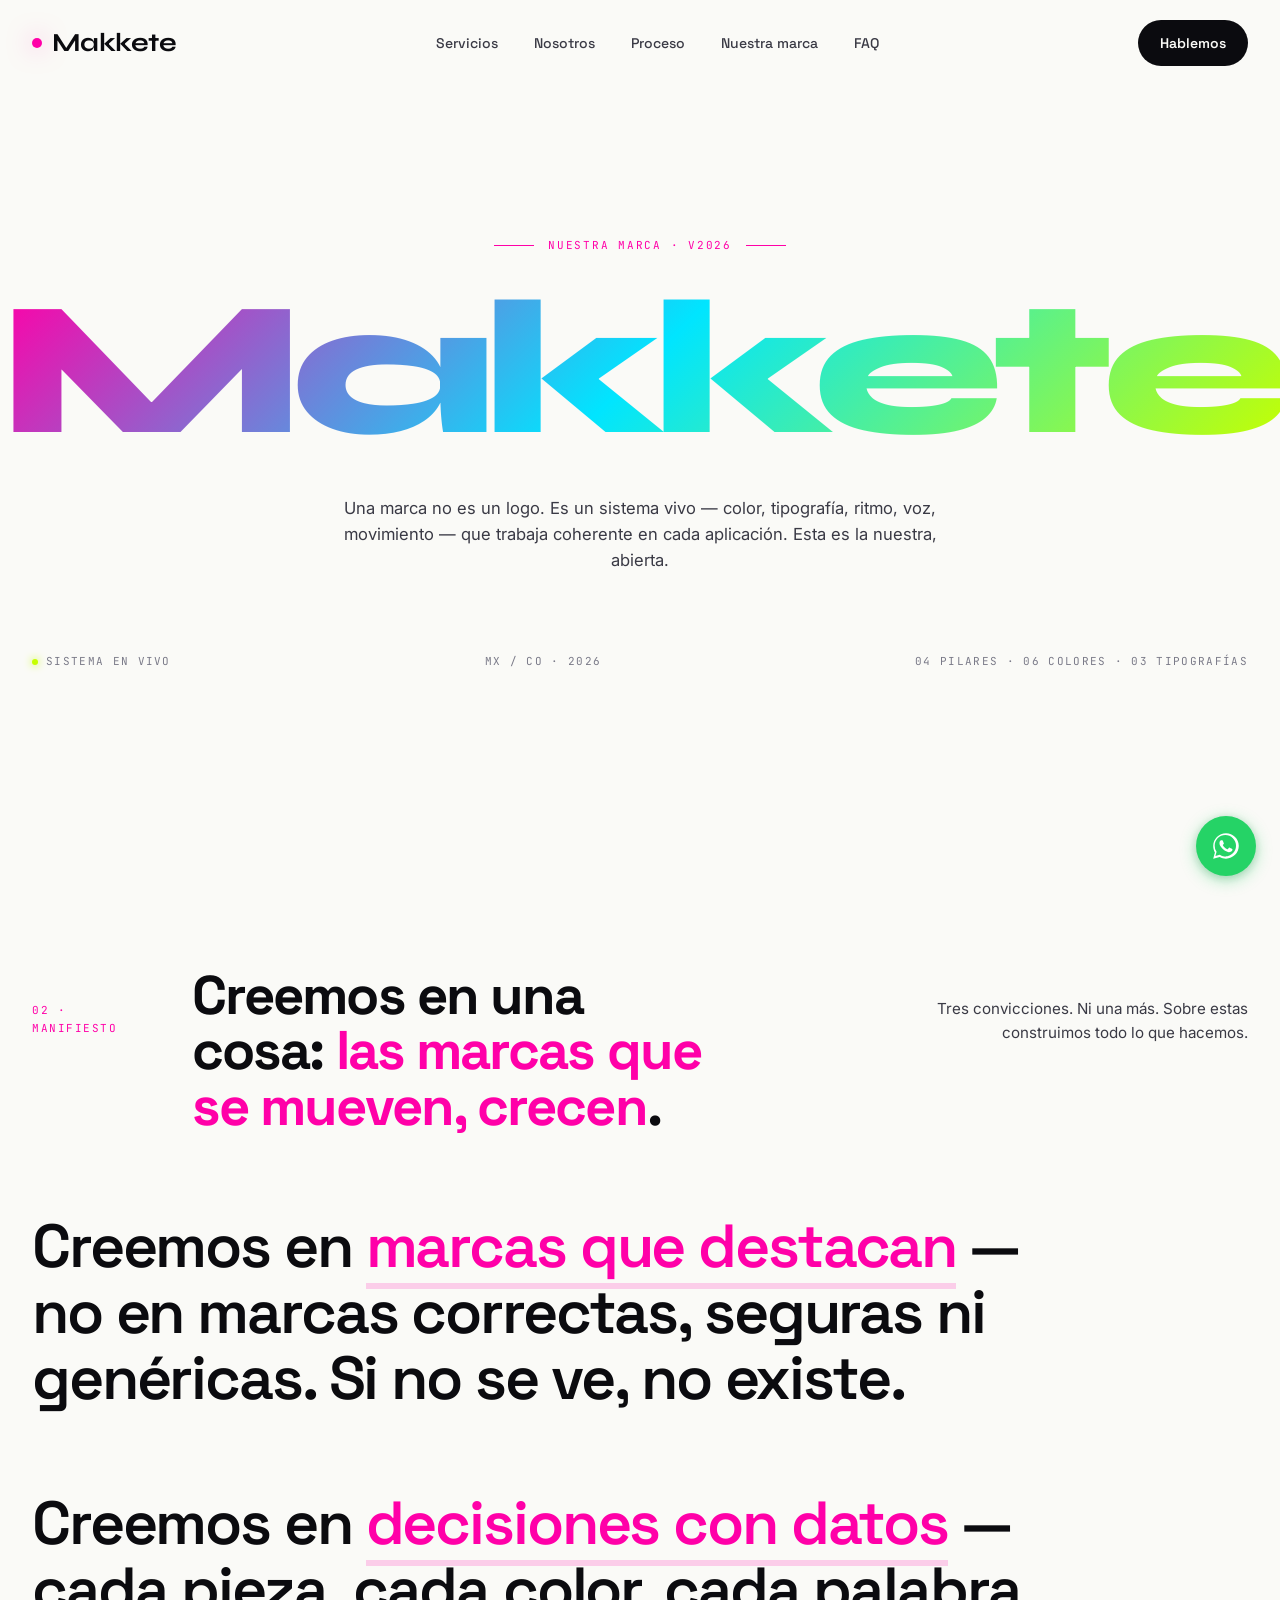
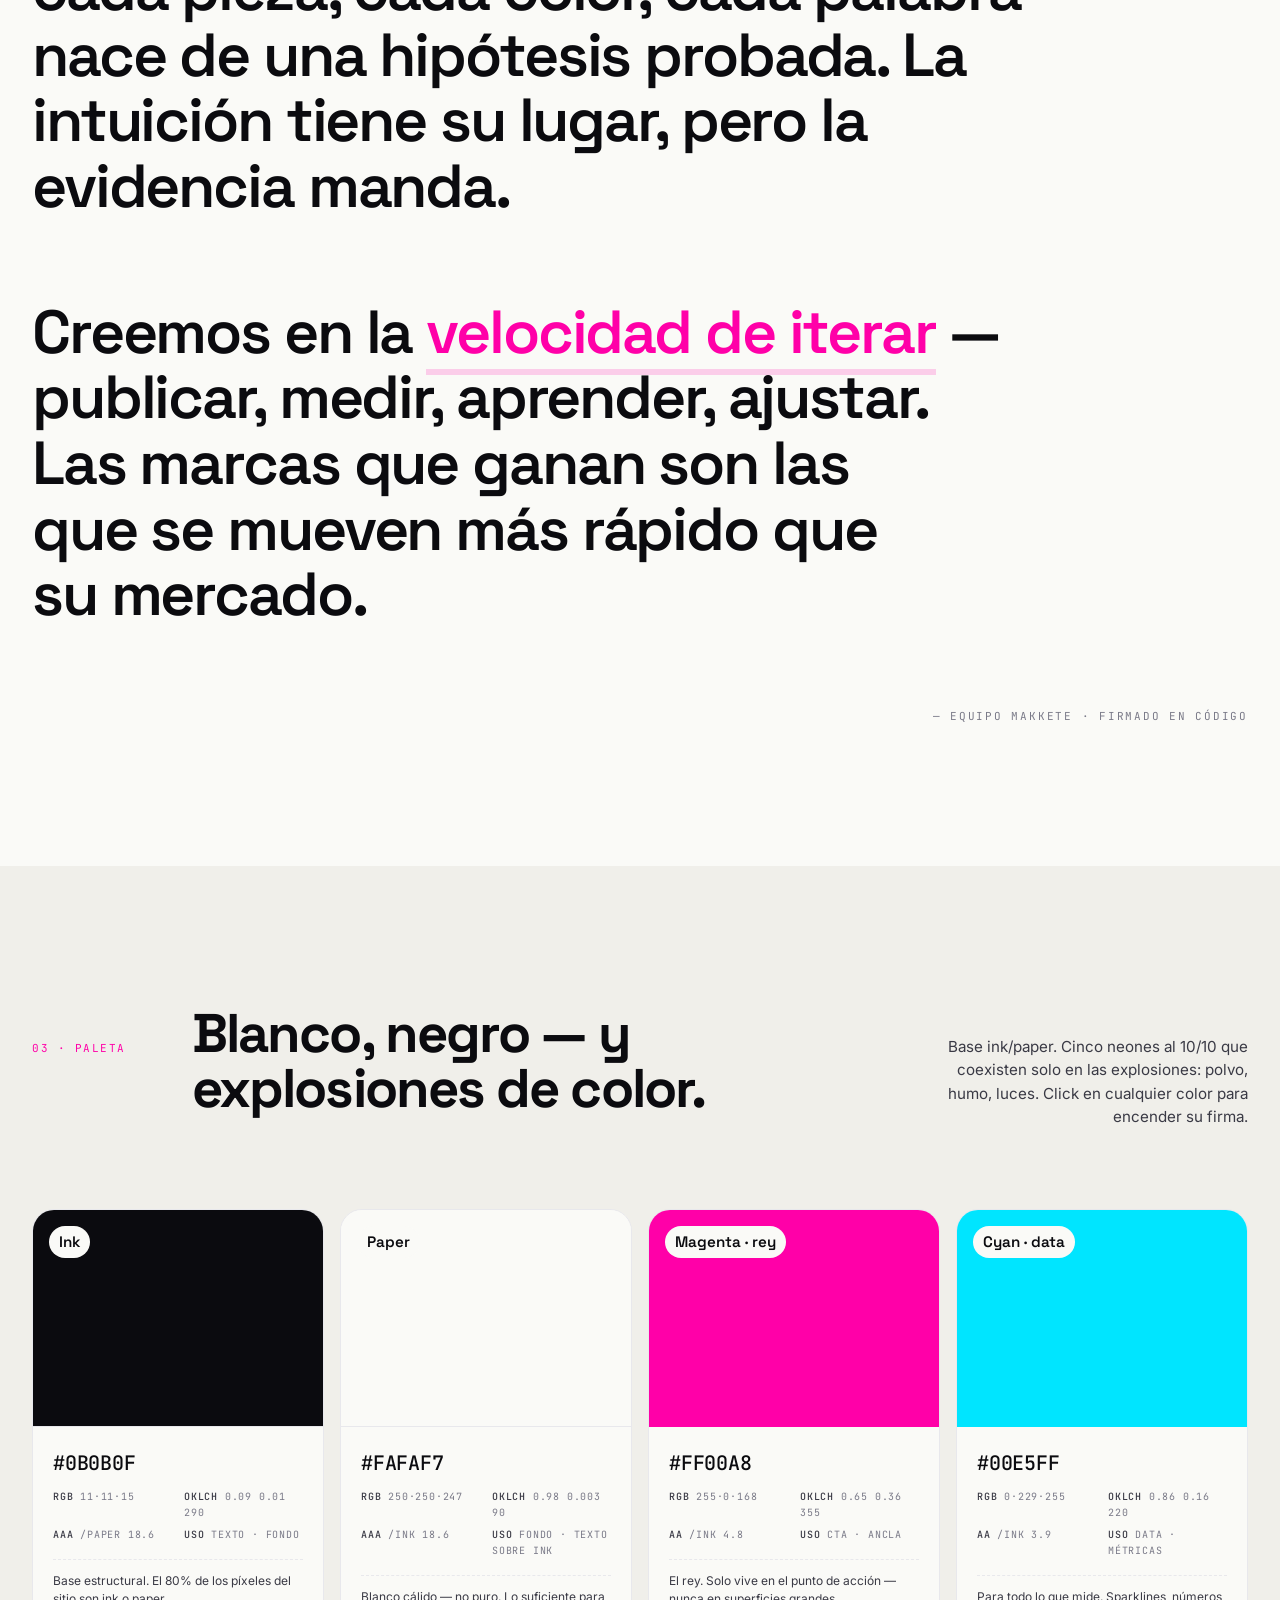
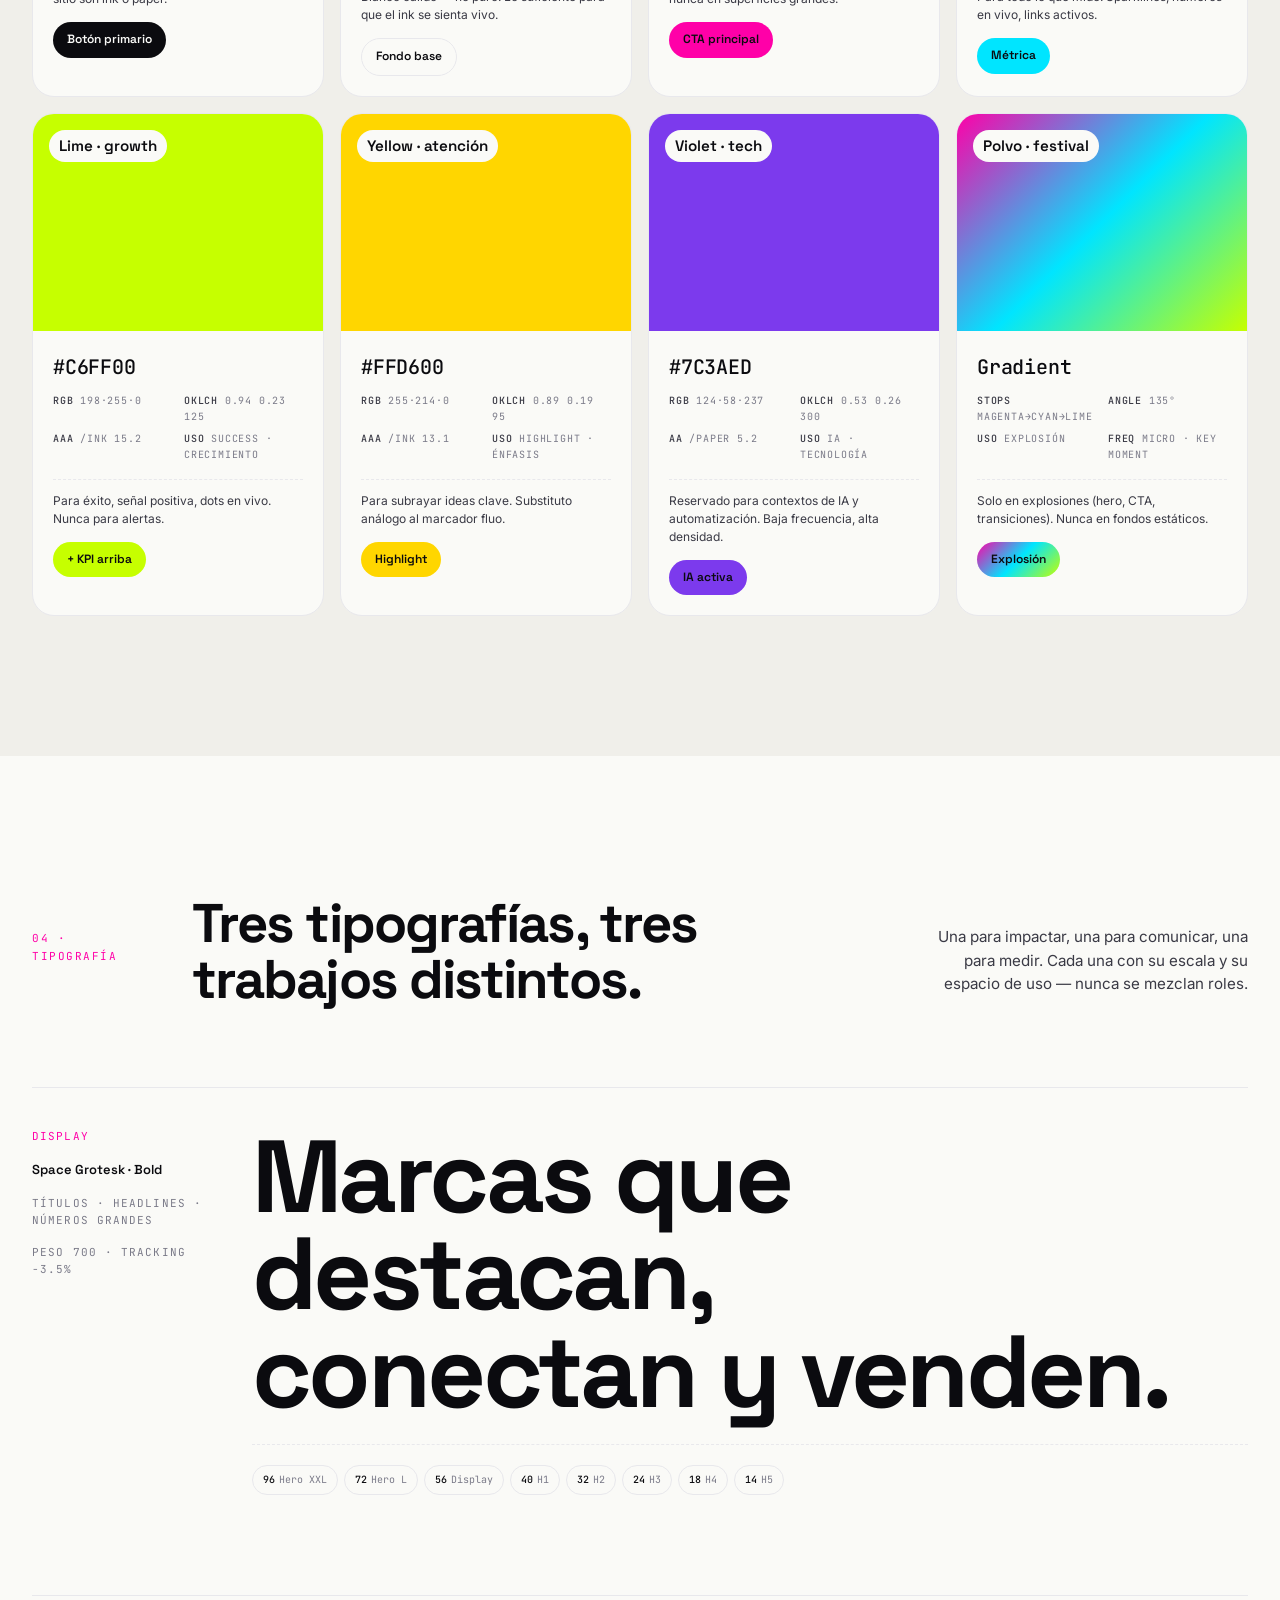
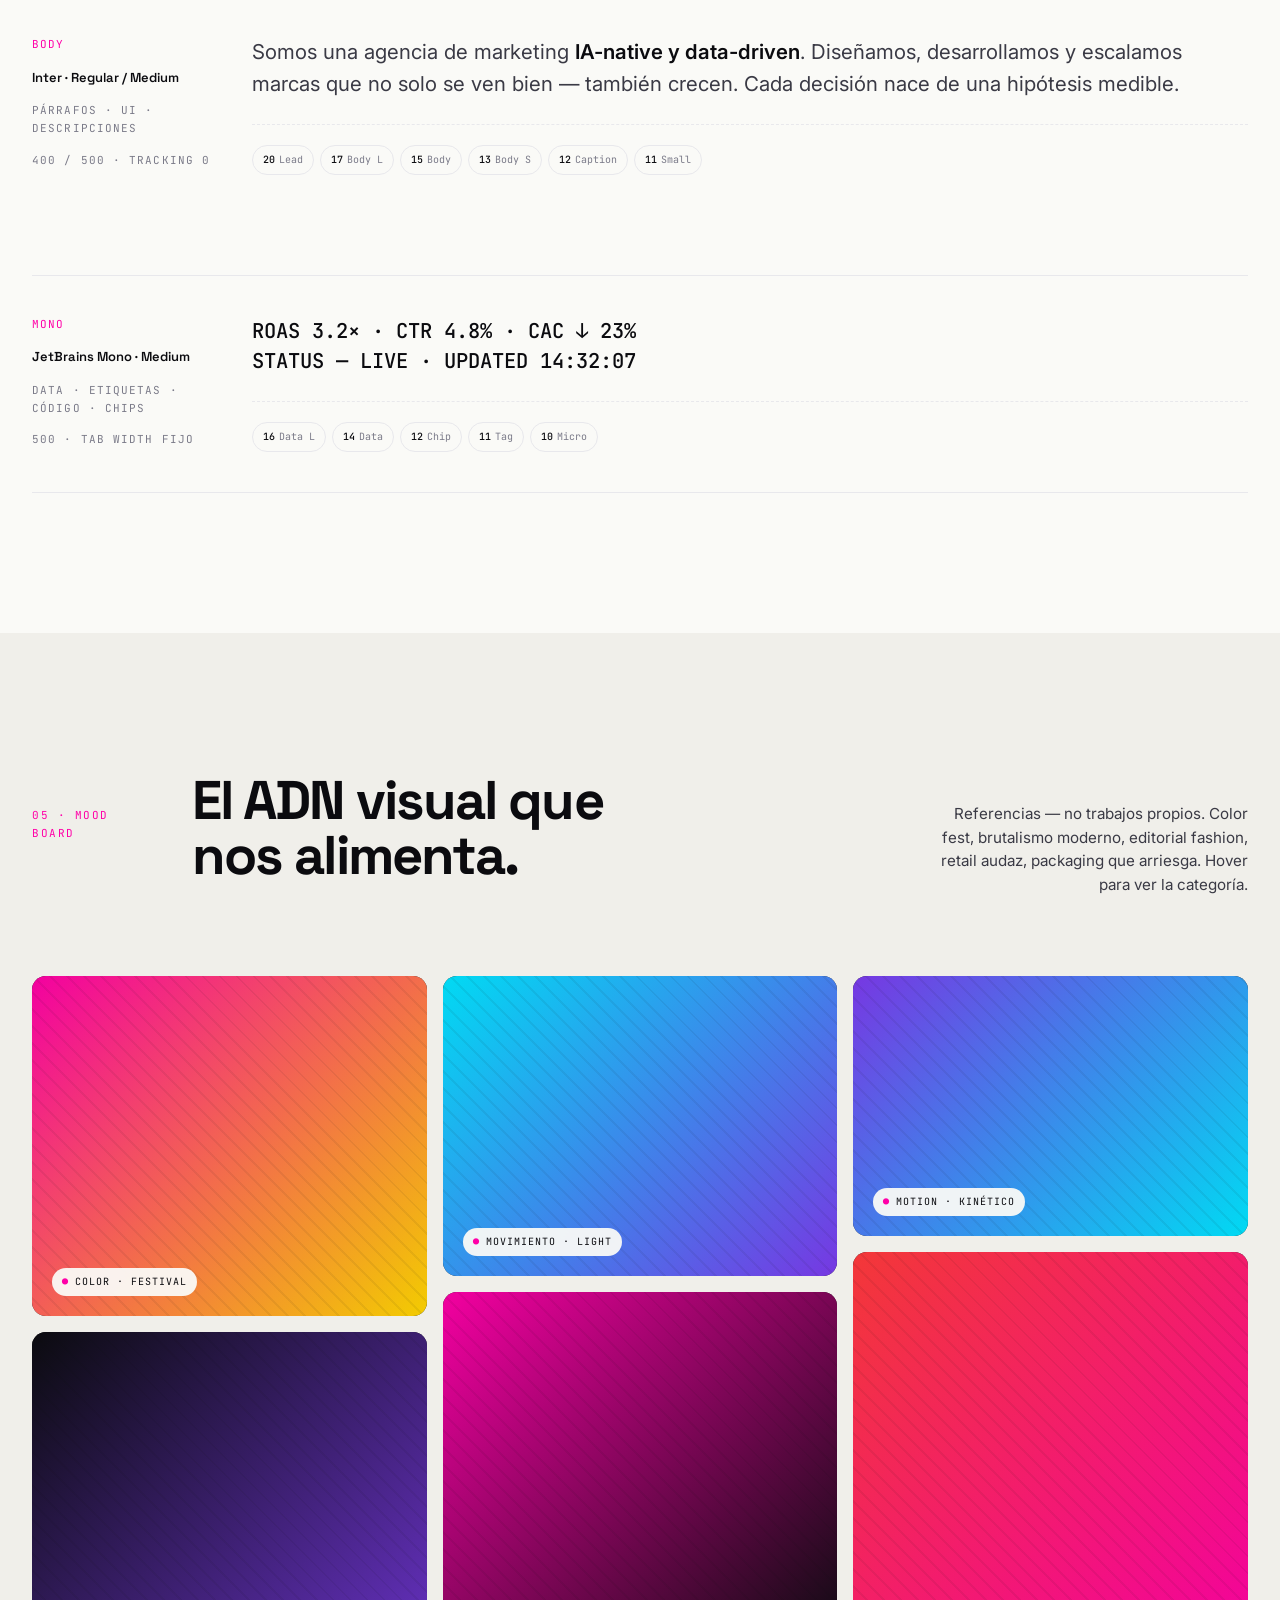
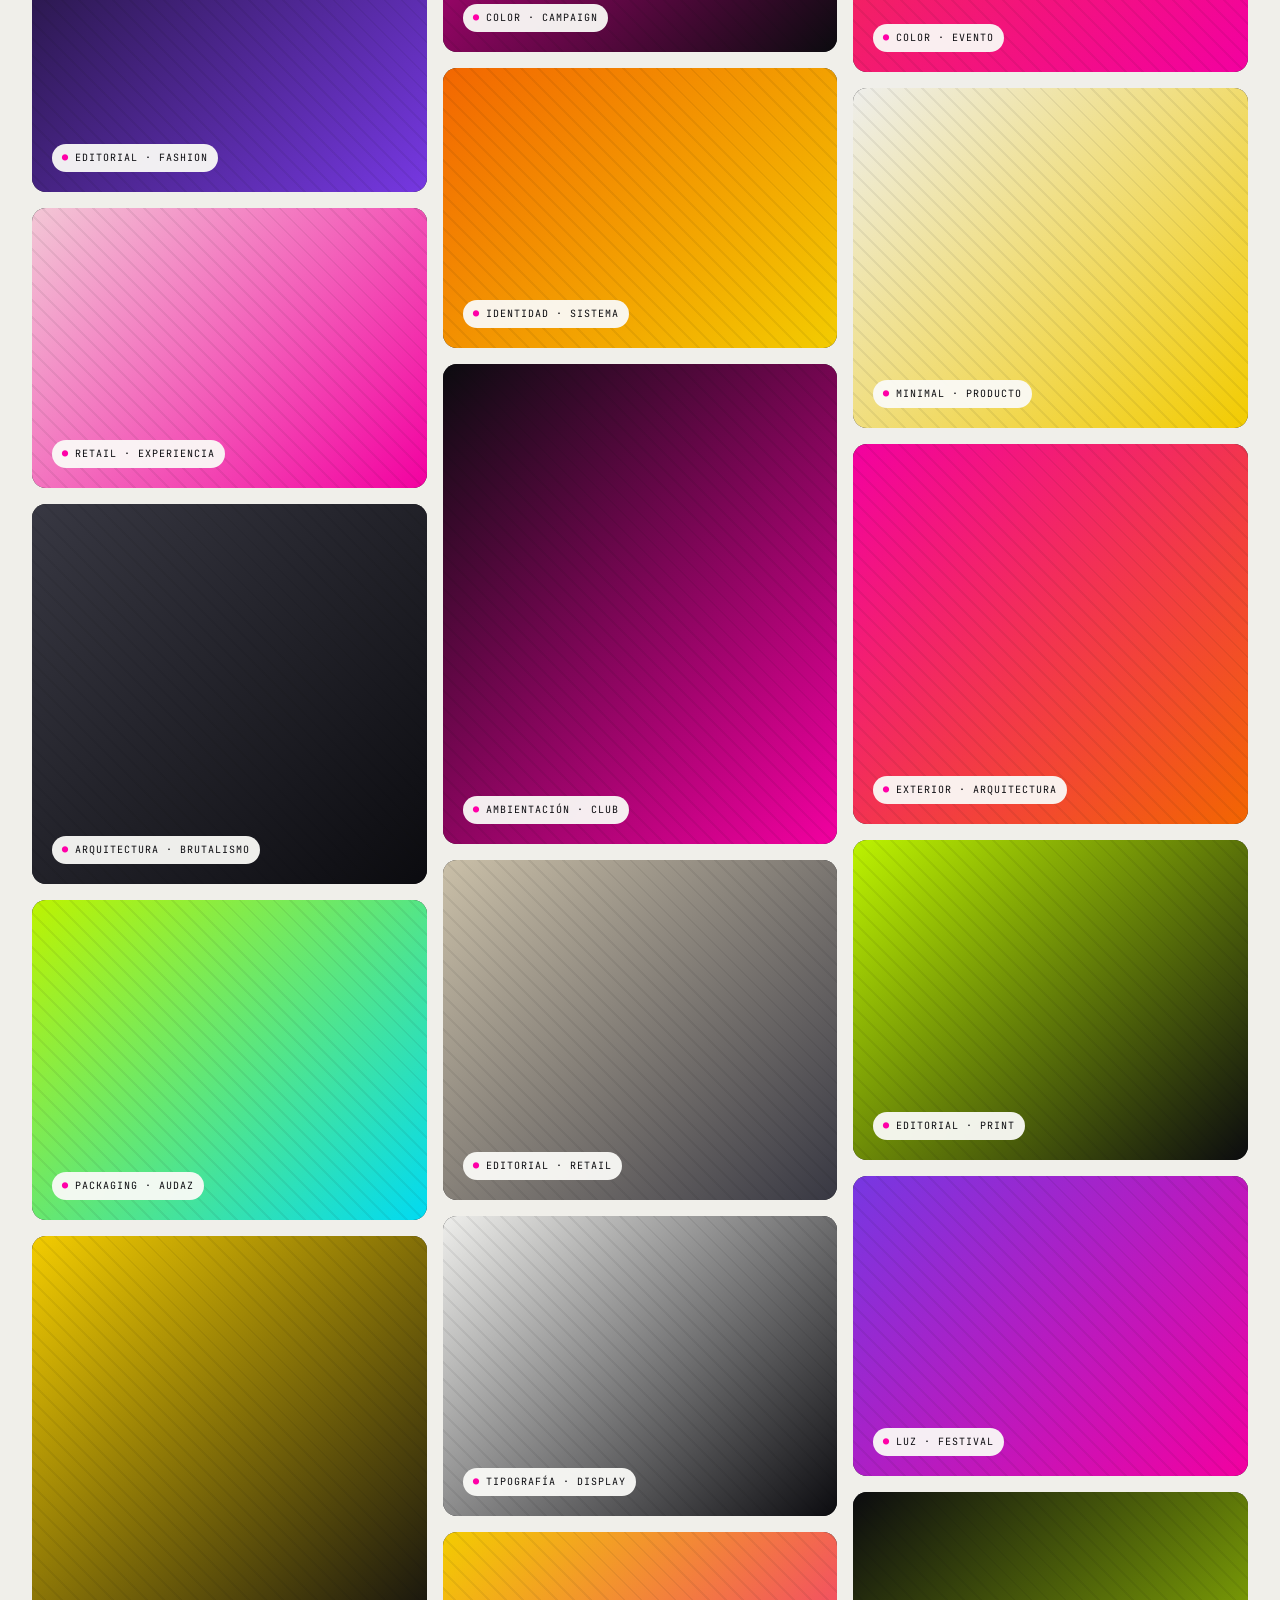
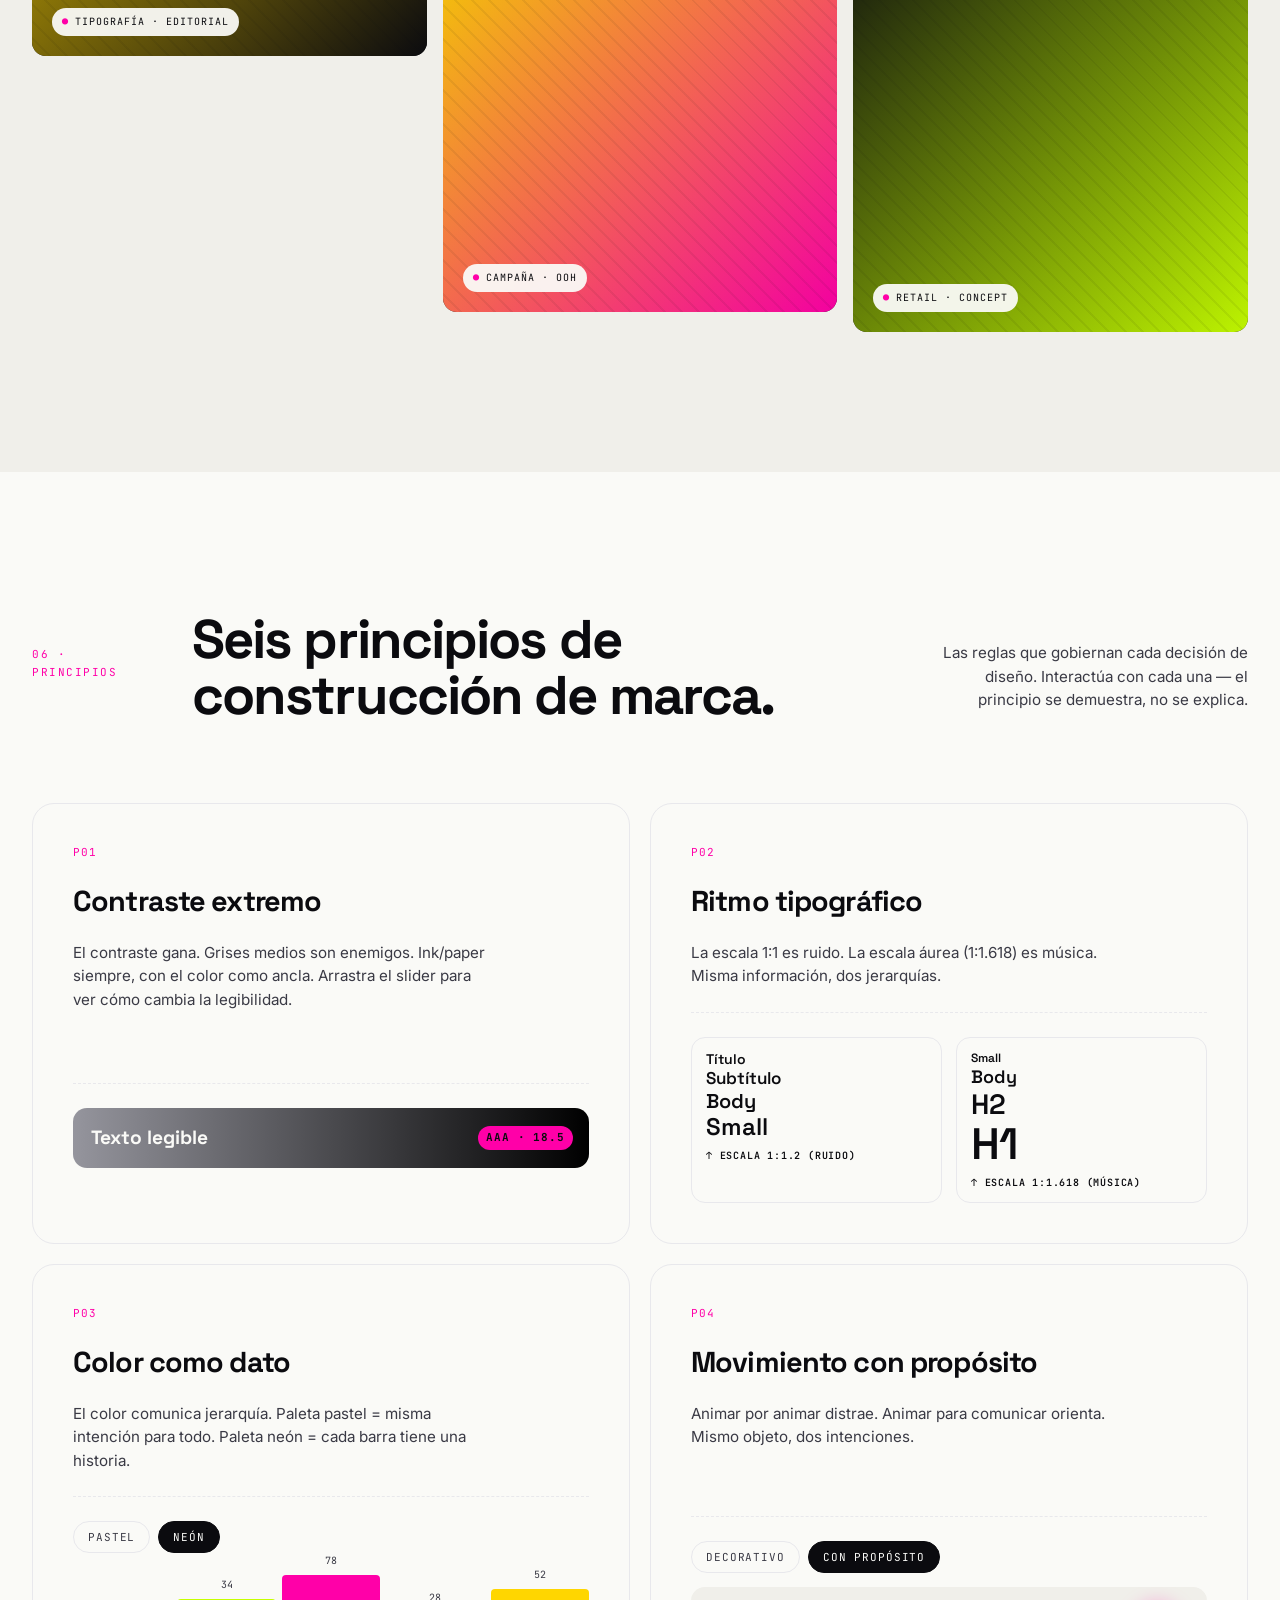
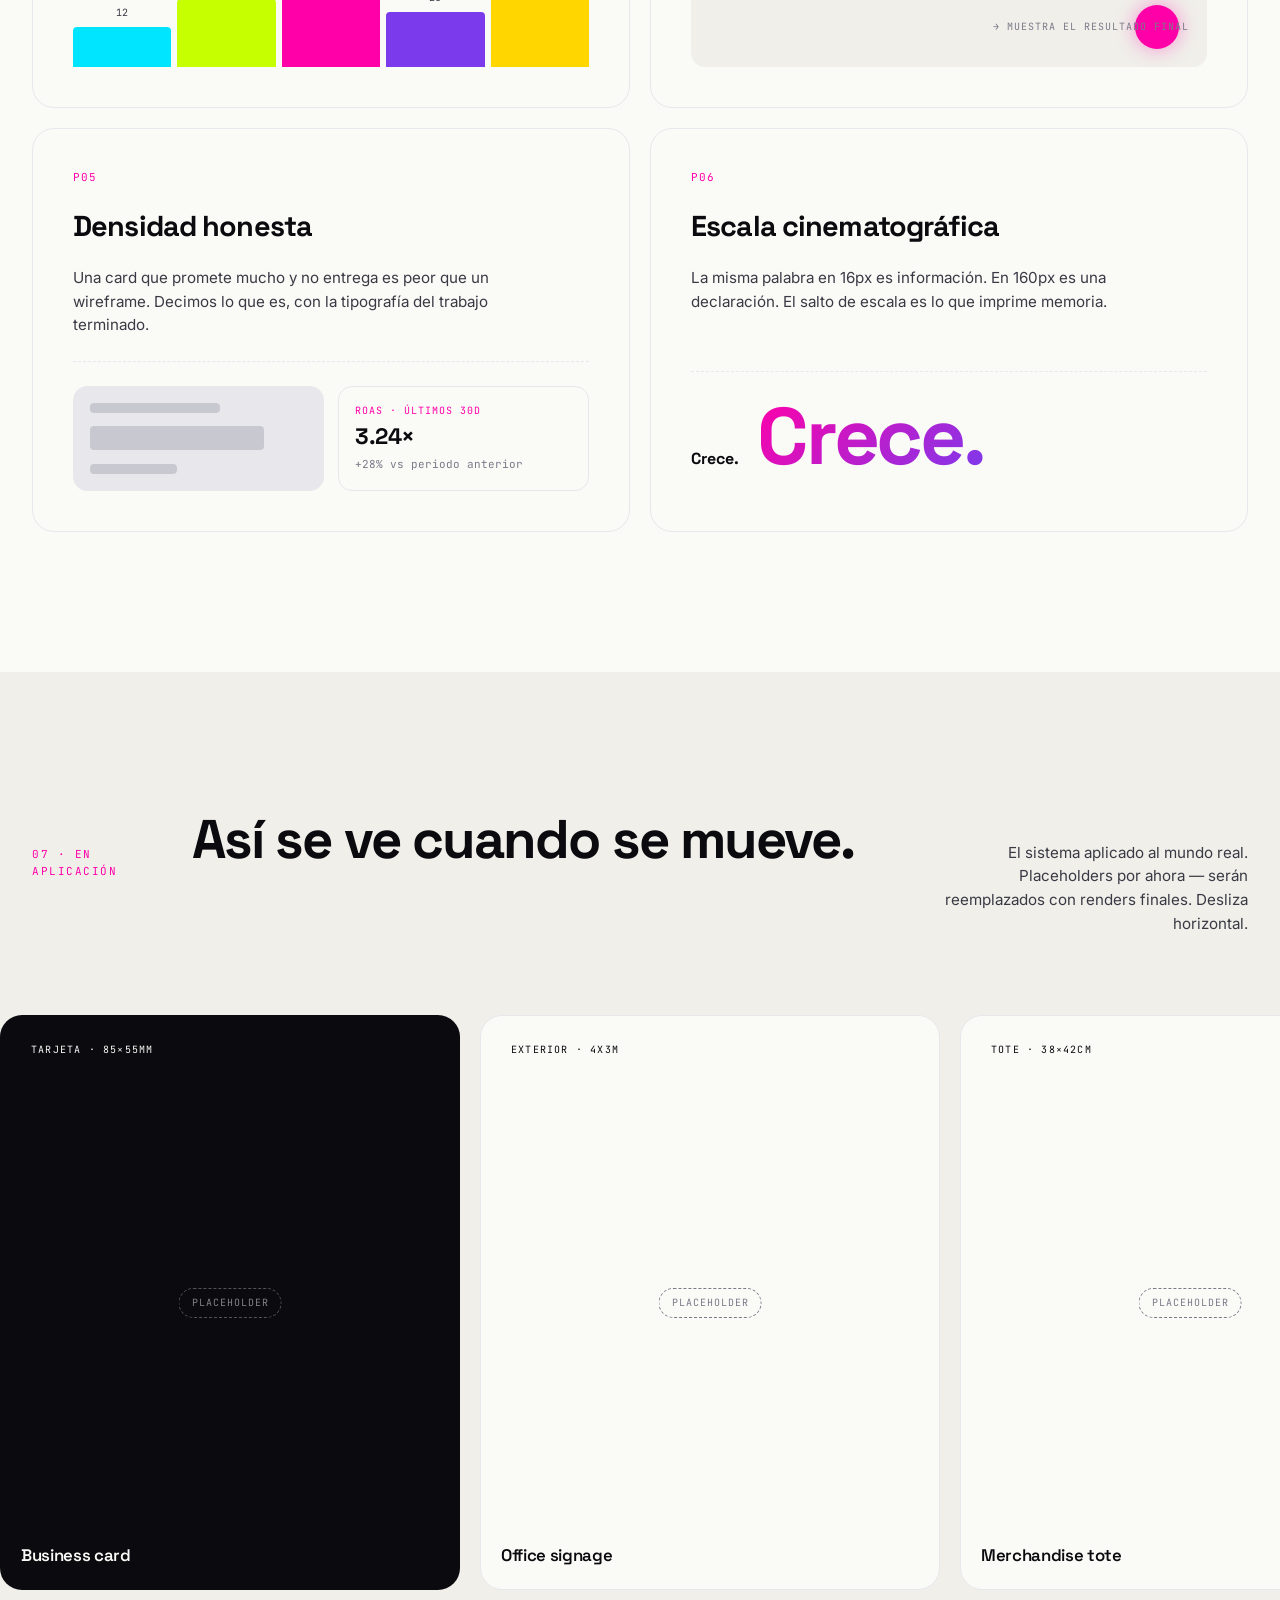
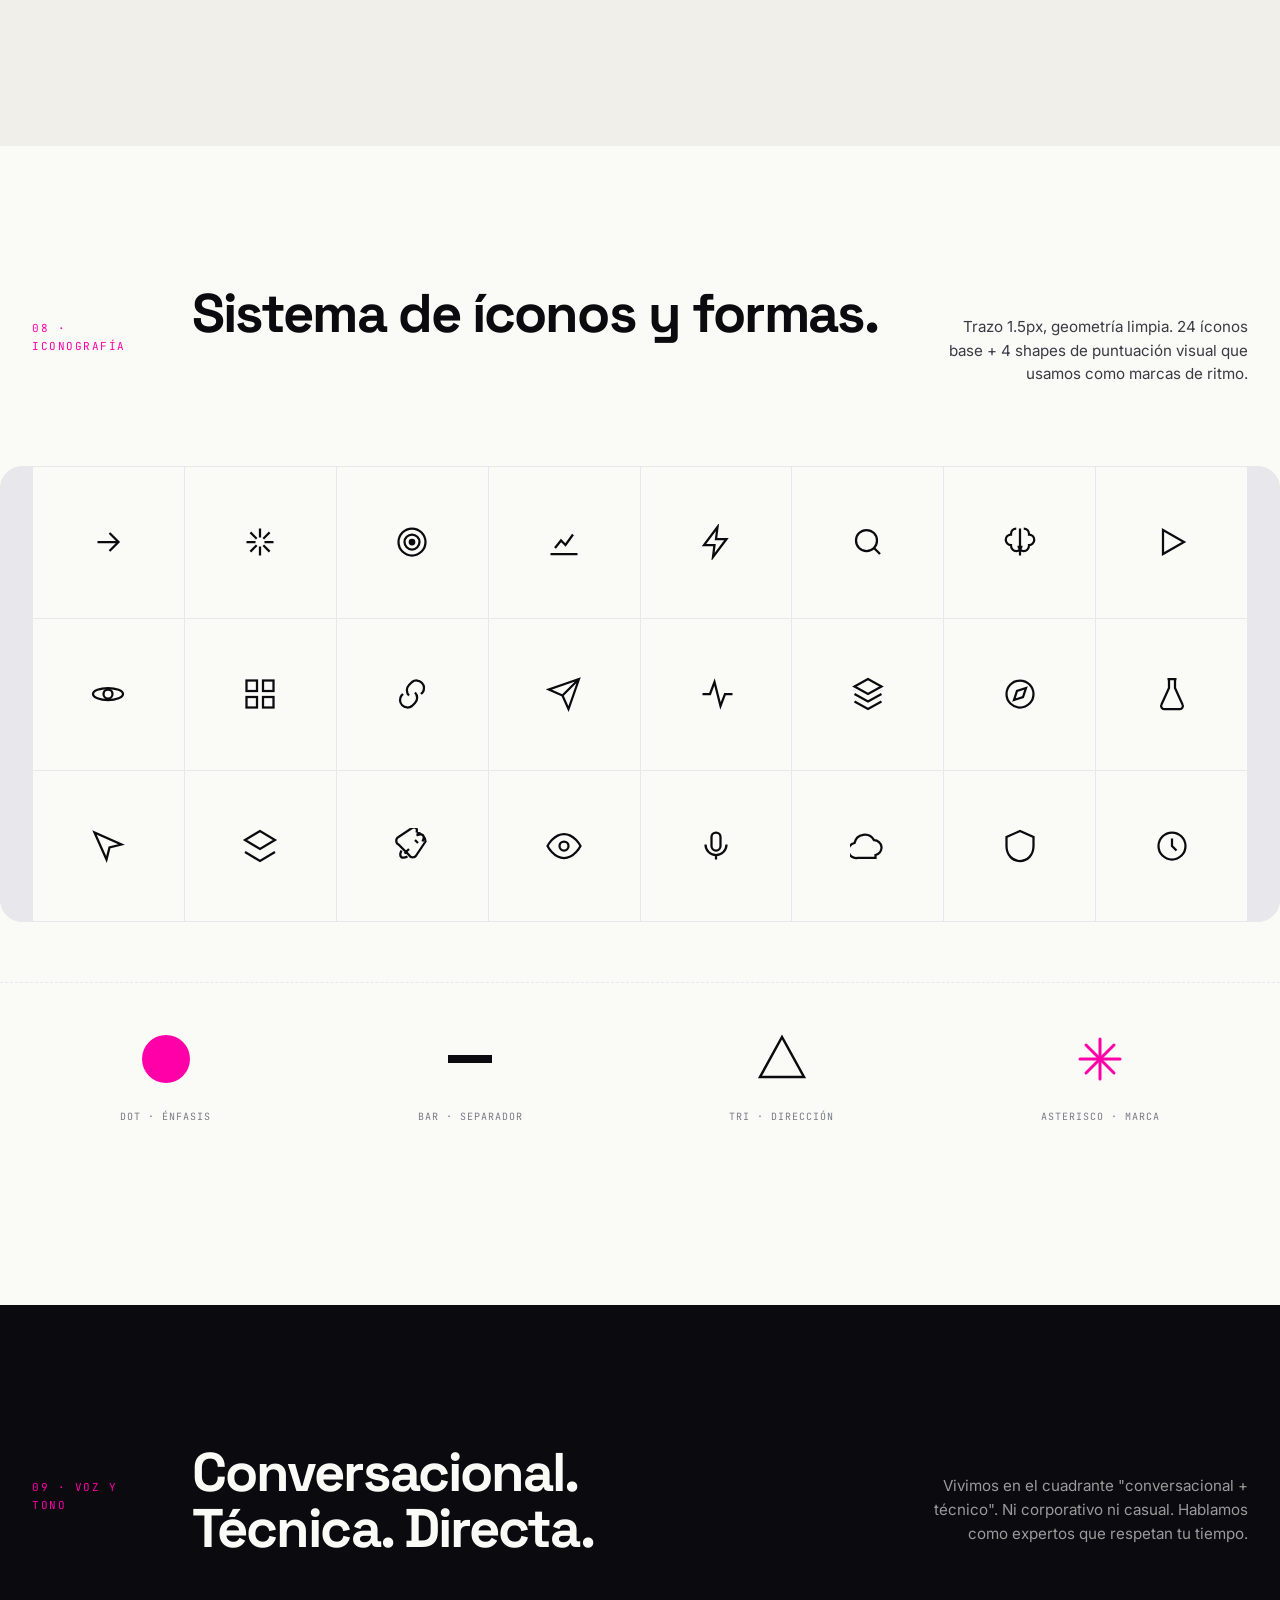
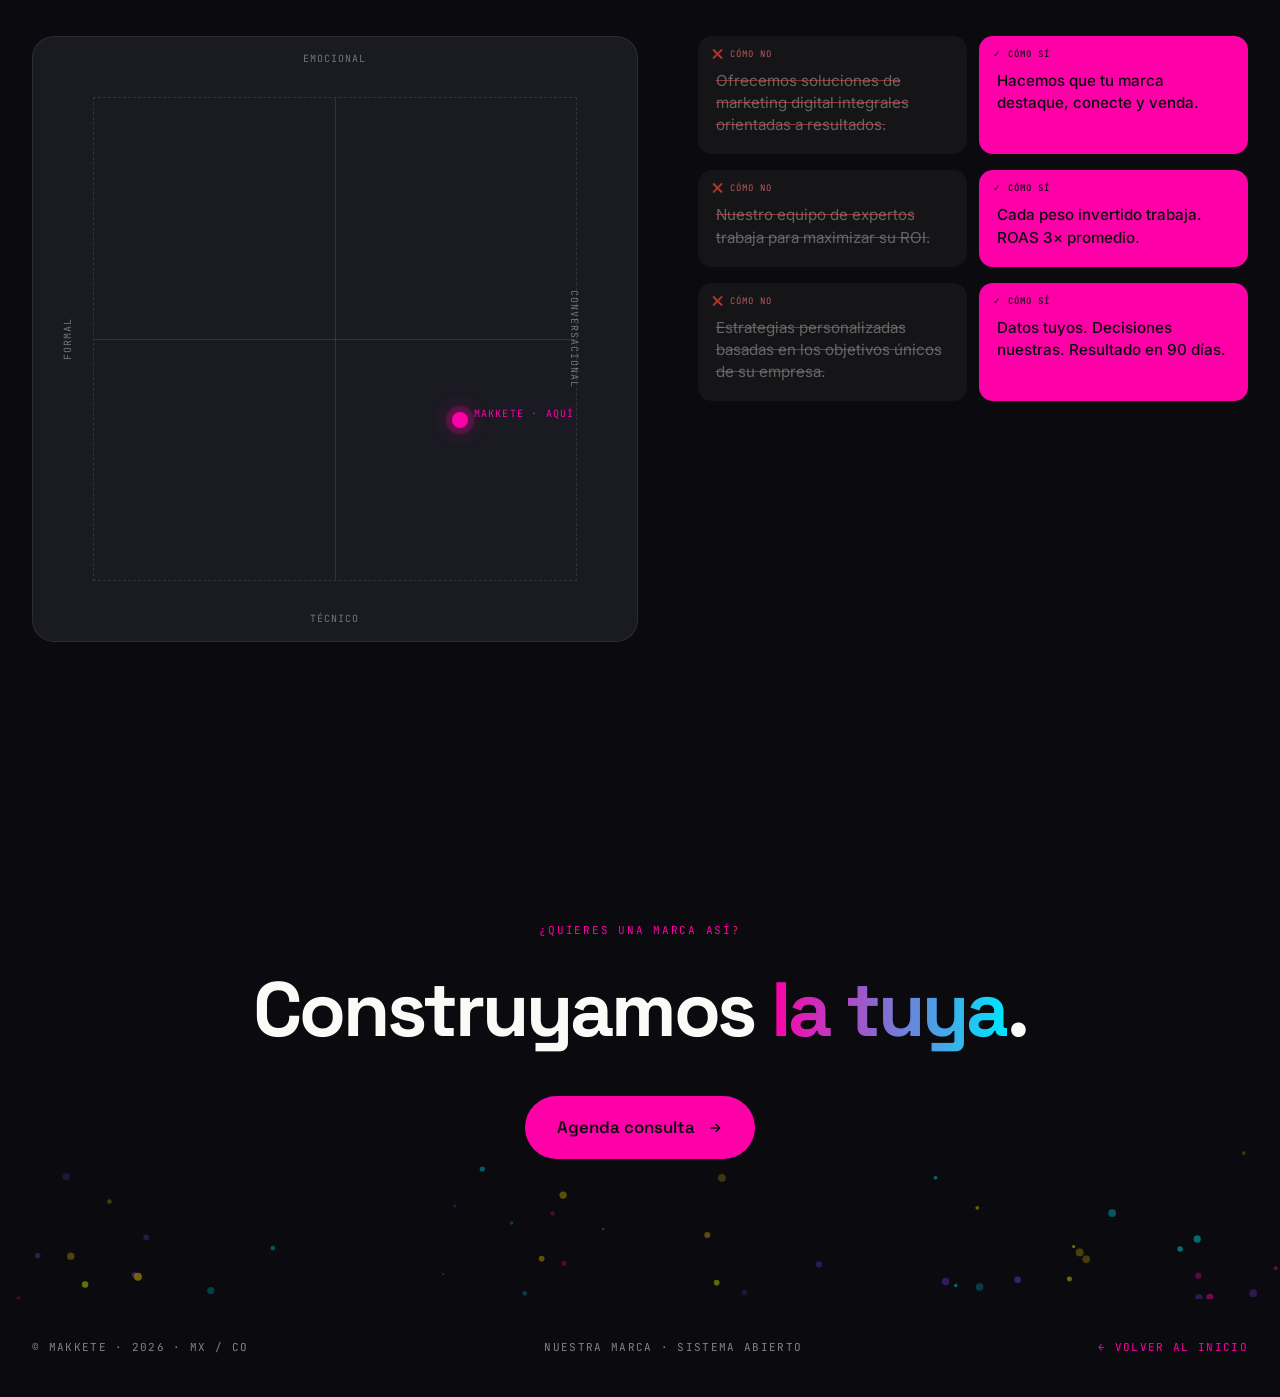
<file: nuestra-marca.html>
<!DOCTYPE html>
<html lang="es">
<head>
  <meta charset="UTF-8">
  <meta name="viewport" content="width=device-width, initial-scale=1.0">
  <link rel="icon" type="image/x-icon" href="favicon.ico">
  <link rel="icon" type="image/png" sizes="192x192" href="favicon-192.png">
  <link rel="apple-touch-icon" href="apple-touch-icon.png">
  <!-- Google Tag Manager -->
  <script>(function(w,d,s,l,i){w[l]=w[l]||[];w[l].push({'gtm.start':
  new Date().getTime(),event:'gtm.js'});var f=d.getElementsByTagName(s)[0],
  j=d.createElement(s),dl=l!='dataLayer'?'&l='+l:'';j.async=true;j.src=
  'https://www.googletagmanager.com/gtm.js?id='+i+dl;f.parentNode.insertBefore(j,f);
  })(window,document,'script','dataLayer','GTM-NRNJTD24');</script>
  <!-- End Google Tag Manager -->
  <!-- Google Analytics (GA4) + Google Ads -->
  <script async src="https://www.googletagmanager.com/gtag/js?id=G-SY2KGT19T1"></script>
  <script>
    window.dataLayer = window.dataLayer || [];
    function gtag(){dataLayer.push(arguments);}
    gtag('js', new Date());
    gtag('config', 'G-SY2KGT19T1');
    gtag('config', 'AW-18069208452');
  </script>
  <!-- Meta Pixel -->
  <script>
    !function(f,b,e,v,n,t,s)
    {if(f.fbq)return;n=f.fbq=function(){n.callMethod?
    n.callMethod.apply(n,arguments):n.queue.push(arguments)};
    if(!f._fbq)f._fbq=n;n.push=n;n.loaded=!0;n.version='2.0';
    n.queue=[];t=b.createElement(e);t.async=!0;
    t.src=v;s=b.getElementsByTagName(e)[0];
    s.parentNode.insertBefore(t,s)}(window, document,'script',
    'https://connect.facebook.net/en_US/fbevents.js');
    fbq('init', '1258734292500342');
    fbq('track', 'PageView');
  </script>
  <noscript><img height="1" width="1" style="display:none"
  src="https://www.facebook.com/tr?id=1258734292500342&ev=PageView&noscript=1"
  /></noscript>
  <title>Nuestra Marca | Makkete — Sistema visual abierto</title>
  <meta name="description" content="El sistema de marca de Makkete: manifiesto, paleta ink+neón, tipografía, wordmark, voz. Agencia de marketing digital IA-native con sede en México y Colombia.">
  <link rel="canonical" href="https://makkete.com/nuestra-marca.html">
  <meta name="robots" content="index, follow">
  <meta name="author" content="Makkete">
  <!-- Open Graph -->
  <meta property="og:title" content="Nuestra Marca | Makkete — Sistema visual abierto">
  <meta property="og:description" content="El sistema de marca de Makkete: manifiesto, paleta ink+neón, tipografía, wordmark, voz. Una marca no es un logo, es un sistema vivo.">
  <meta property="og:url" content="https://makkete.com/nuestra-marca.html">
  <meta property="og:type" content="website">
  <meta property="og:image" content="https://makkete.com/logo.png">
  <meta property="og:locale" content="es_MX">
  <!-- Twitter Card -->
  <meta name="twitter:card" content="summary_large_image">
  <meta name="twitter:title" content="Nuestra Marca | Makkete — Sistema visual abierto">
  <meta name="twitter:description" content="El sistema de marca de Makkete: manifiesto, paleta ink+neón, tipografía, wordmark, voz.">
  <meta name="twitter:image" content="https://makkete.com/logo.png">
  <!-- Schema — AboutPage -->
  <script type="application/ld+json">
  {
    "@context": "https://schema.org",
    "@type": "AboutPage",
    "name": "Nuestra Marca — Makkete",
    "description": "Sistema visual de Makkete: manifiesto, paleta, tipografía, wordmark y voz de marca.",
    "url": "https://makkete.com/nuestra-marca.html",
    "isPartOf": {
      "@type": "WebSite",
      "name": "Makkete",
      "url": "https://makkete.com"
    },
    "about": {
      "@type": "Organization",
      "name": "Makkete",
      "url": "https://makkete.com"
    }
  }
  </script>
  <!-- Schema — Organization (persistente entre páginas) -->
  <script type="application/ld+json">
  {
    "@context": "https://schema.org",
    "@type": "Organization",
    "name": "Makkete",
    "description": "Agencia de marketing digital IA-native y full data-driven con sede en México y Colombia.",
    "url": "https://makkete.com",
    "logo": "https://makkete.com/logo.png",
    "email": "hola@makkete.com",
    "sameAs": [
      "https://www.instagram.com/makkete.agencia/",
      "https://www.linkedin.com/company/makkete/"
    ]
  }
  </script>
  <!-- Fonts -->
  <link rel="preconnect" href="https://fonts.googleapis.com">
  <link rel="preconnect" href="https://fonts.gstatic.com" crossorigin>
  <link href="https://fonts.googleapis.com/css2?family=Inter:wght@300;400;500;600;700&family=Space+Grotesk:wght@400;500;600;700&family=Syne:wght@600;700;800&family=JetBrains+Mono:wght@400;500;600&display=swap" rel="stylesheet">
  <link rel="stylesheet" href="styles.css">
  <link rel="stylesheet" href="brand-studio.css?v=3">
</head>
<body>
  <!-- Google Tag Manager (noscript) -->
  <noscript><iframe src="https://www.googletagmanager.com/ns.html?id=GTM-NRNJTD24" height="0" width="0" style="display:none;visibility:hidden"></iframe></noscript>

<!-- NAV -->
<nav class="nav" id="nav">
  <div class="nav__container">
    <a href="index.html" class="nav__logo">
      <span class="nav__logo-dot"></span>
      Makkete
    </a>
    <ul class="nav__links">
      <li><a class="nav__link" href="index.html#services">Servicios</a></li>
      <li><a class="nav__link" href="index.html#nosotros">Nosotros</a></li>
      <li><a class="nav__link" href="index.html#proceso">Proceso</a></li>
      <li><a class="nav__link is-active" href="nuestra-marca.html">Nuestra marca</a></li>
      <li><a class="nav__link" href="index.html#faq">FAQ</a></li>
    </ul>
    <a href="index.html#contacto" class="nav__cta"><span>Hablemos</span></a>
  </div>
</nav>

<!-- ═════ 01 · HERO ═════ -->
<header class="bs-hero" data-screen-label="01 Brand Hero">
  <div class="bs-hero__eyebrow">Nuestra marca · v2026</div>
  <h1 class="bs-hero__wordmark">Makkete</h1>
  <p class="bs-hero__sub">
    Una marca no es un logo. Es un sistema vivo — color, tipografía, ritmo, voz, movimiento — que trabaja coherente en cada aplicación. Esta es la nuestra, abierta.
  </p>
  <div class="bs-hero__meta">
    <span><span class="bs-hero__meta-dot"></span>sistema en vivo</span>
    <span>MX / CO · 2026</span>
    <span>04 pilares · 06 colores · 03 tipografías</span>
  </div>
</header>

<!-- ═════ 02 · MANIFIESTO ═════ -->
<section class="bs-section" data-screen-label="02 Manifiesto">
  <div class="bs-section__head">
    <div class="bs-section__num">02 · Manifiesto</div>
    <h2 class="bs-section__title">Creemos en una cosa: <em>las marcas que se mueven, crecen</em>.</h2>
    <p class="bs-section__note">Tres convicciones. Ni una más. Sobre estas construimos todo lo que hacemos.</p>
  </div>

  <div class="manifesto">
    <p class="manifesto__line" data-reveal>
      Creemos en <em>marcas que destacan</em> — no en marcas correctas, seguras ni genéricas. Si no se ve, no existe.
    </p>
    <p class="manifesto__line" data-reveal>
      Creemos en <em>decisiones con datos</em> — cada pieza, cada color, cada palabra nace de una hipótesis probada. La intuición tiene su lugar, pero la evidencia manda.
    </p>
    <p class="manifesto__line" data-reveal>
      Creemos en la <em>velocidad de iterar</em> — publicar, medir, aprender, ajustar. Las marcas que ganan son las que se mueven más rápido que su mercado.
    </p>
    <div class="manifesto__sig">— equipo Makkete · firmado en código</div>
  </div>
</section>

<!-- ═════ 03 · PALETTE DEEP ═════ -->
<section class="bs-section bs-section--alt" data-screen-label="03 Paleta">
  <div class="bs-section__head">
    <div class="bs-section__num">03 · Paleta</div>
    <h2 class="bs-section__title">Blanco, negro — y explosiones de color.</h2>
    <p class="bs-section__note">Base ink/paper. Cinco neones al 10/10 que coexisten solo en las explosiones: polvo, humo, luces. Click en cualquier color para encender su firma.</p>
  </div>

  <div class="bs-palette">
    <div class="bs-swatch bs-swatch--ink" style="--swatch-color: #0B0B0F;" data-burst="ink">
      <div class="bs-swatch__chip">
        <span class="bs-swatch__name">Ink</span>
        <canvas class="bs-swatch__canvas"></canvas>
      </div>
      <div class="bs-swatch__body">
        <span class="bs-swatch__hex">#0B0B0F</span>
        <div class="bs-swatch__meta">
          <span><b>RGB</b> 11·11·15</span>
          <span><b>OKLCH</b> 0.09 0.01 290</span>
          <span><b>AAA</b> /paper 18.6</span>
          <span><b>Uso</b> Texto · fondo</span>
        </div>
        <p class="bs-swatch__use">Base estructural. El 80% de los píxeles del sitio son ink o paper.</p>
        <span class="bs-swatch__demo">Botón primario</span>
      </div>
    </div>

    <div class="bs-swatch bs-swatch--paper" style="--swatch-color: #FAFAF7;" data-burst="paper">
      <div class="bs-swatch__chip">
        <span class="bs-swatch__name">Paper</span>
        <canvas class="bs-swatch__canvas"></canvas>
      </div>
      <div class="bs-swatch__body">
        <span class="bs-swatch__hex">#FAFAF7</span>
        <div class="bs-swatch__meta">
          <span><b>RGB</b> 250·250·247</span>
          <span><b>OKLCH</b> 0.98 0.003 90</span>
          <span><b>AAA</b> /ink 18.6</span>
          <span><b>Uso</b> Fondo · texto sobre ink</span>
        </div>
        <p class="bs-swatch__use">Blanco cálido — no puro. Lo suficiente para que el ink se sienta vivo.</p>
        <span class="bs-swatch__demo">Fondo base</span>
      </div>
    </div>

    <div class="bs-swatch bs-swatch--magenta" style="--swatch-color: #FF00A8;" data-burst="magenta">
      <div class="bs-swatch__chip">
        <span class="bs-swatch__name">Magenta · rey</span>
        <canvas class="bs-swatch__canvas"></canvas>
      </div>
      <div class="bs-swatch__body">
        <span class="bs-swatch__hex">#FF00A8</span>
        <div class="bs-swatch__meta">
          <span><b>RGB</b> 255·0·168</span>
          <span><b>OKLCH</b> 0.65 0.36 355</span>
          <span><b>AA</b> /ink 4.8</span>
          <span><b>Uso</b> CTA · ancla</span>
        </div>
        <p class="bs-swatch__use">El rey. Solo vive en el punto de acción — nunca en superficies grandes.</p>
        <span class="bs-swatch__demo">CTA principal</span>
      </div>
    </div>

    <div class="bs-swatch bs-swatch--cyan" style="--swatch-color: #00E5FF;" data-burst="cyan">
      <div class="bs-swatch__chip">
        <span class="bs-swatch__name">Cyan · data</span>
        <canvas class="bs-swatch__canvas"></canvas>
      </div>
      <div class="bs-swatch__body">
        <span class="bs-swatch__hex">#00E5FF</span>
        <div class="bs-swatch__meta">
          <span><b>RGB</b> 0·229·255</span>
          <span><b>OKLCH</b> 0.86 0.16 220</span>
          <span><b>AA</b> /ink 3.9</span>
          <span><b>Uso</b> Data · métricas</span>
        </div>
        <p class="bs-swatch__use">Para todo lo que mide. Sparklines, números en vivo, links activos.</p>
        <span class="bs-swatch__demo">Métrica</span>
      </div>
    </div>

    <div class="bs-swatch bs-swatch--lime" style="--swatch-color: #C6FF00;" data-burst="lime">
      <div class="bs-swatch__chip">
        <span class="bs-swatch__name">Lime · growth</span>
        <canvas class="bs-swatch__canvas"></canvas>
      </div>
      <div class="bs-swatch__body">
        <span class="bs-swatch__hex">#C6FF00</span>
        <div class="bs-swatch__meta">
          <span><b>RGB</b> 198·255·0</span>
          <span><b>OKLCH</b> 0.94 0.23 125</span>
          <span><b>AAA</b> /ink 15.2</span>
          <span><b>Uso</b> Success · crecimiento</span>
        </div>
        <p class="bs-swatch__use">Para éxito, señal positiva, dots en vivo. Nunca para alertas.</p>
        <span class="bs-swatch__demo">+ KPI arriba</span>
      </div>
    </div>

    <div class="bs-swatch bs-swatch--yellow" style="--swatch-color: #FFD600;" data-burst="yellow">
      <div class="bs-swatch__chip">
        <span class="bs-swatch__name">Yellow · atención</span>
        <canvas class="bs-swatch__canvas"></canvas>
      </div>
      <div class="bs-swatch__body">
        <span class="bs-swatch__hex">#FFD600</span>
        <div class="bs-swatch__meta">
          <span><b>RGB</b> 255·214·0</span>
          <span><b>OKLCH</b> 0.89 0.19 95</span>
          <span><b>AAA</b> /ink 13.1</span>
          <span><b>Uso</b> Highlight · énfasis</span>
        </div>
        <p class="bs-swatch__use">Para subrayar ideas clave. Substituto análogo al marcador fluo.</p>
        <span class="bs-swatch__demo">Highlight</span>
      </div>
    </div>

    <div class="bs-swatch bs-swatch--violet" style="--swatch-color: #7C3AED;" data-burst="violet">
      <div class="bs-swatch__chip">
        <span class="bs-swatch__name">Violet · tech</span>
        <canvas class="bs-swatch__canvas"></canvas>
      </div>
      <div class="bs-swatch__body">
        <span class="bs-swatch__hex">#7C3AED</span>
        <div class="bs-swatch__meta">
          <span><b>RGB</b> 124·58·237</span>
          <span><b>OKLCH</b> 0.53 0.26 300</span>
          <span><b>AA</b> /paper 5.2</span>
          <span><b>Uso</b> IA · tecnología</span>
        </div>
        <p class="bs-swatch__use">Reservado para contextos de IA y automatización. Baja frecuencia, alta densidad.</p>
        <span class="bs-swatch__demo">IA activa</span>
      </div>
    </div>

    <div class="bs-swatch bs-swatch--gradient" style="--swatch-color: linear-gradient(135deg, #FF00A8, #00E5FF, #C6FF00);">
      <div class="bs-swatch__chip" style="background: linear-gradient(135deg, #FF00A8, #00E5FF, #C6FF00);">
        <span class="bs-swatch__name">Polvo · festival</span>
      </div>
      <div class="bs-swatch__body">
        <span class="bs-swatch__hex">Gradient</span>
        <div class="bs-swatch__meta">
          <span><b>Stops</b> magenta→cyan→lime</span>
          <span><b>Angle</b> 135°</span>
          <span><b>Uso</b> Explosión</span>
          <span><b>Freq</b> Micro · key moment</span>
        </div>
        <p class="bs-swatch__use">Solo en explosiones (hero, CTA, transiciones). Nunca en fondos estáticos.</p>
        <span class="bs-swatch__demo" style="background: linear-gradient(135deg,#FF00A8,#00E5FF,#C6FF00); color: var(--ink);">Explosión</span>
      </div>
    </div>
  </div>
</section>

<!-- ═════ 04 · TYPOGRAPHY ═════ -->
<section class="bs-section" data-screen-label="04 Tipografía">
  <div class="bs-section__head">
    <div class="bs-section__num">04 · Tipografía</div>
    <h2 class="bs-section__title">Tres tipografías, tres trabajos distintos.</h2>
    <p class="bs-section__note">Una para impactar, una para comunicar, una para medir. Cada una con su escala y su espacio de uso — nunca se mezclan roles.</p>
  </div>

  <div class="bs-type">
    <div class="bs-type__block">
      <div class="bs-type__meta">
        <span class="bs-type__meta-key">DISPLAY</span>
        <b>Space Grotesk · Bold</b>
        <span>Títulos · headlines · números grandes</span>
        <span>peso 700 · tracking −3.5%</span>
      </div>
      <div>
        <div class="bs-type__spec-large bs-type__spec-large--display">Marcas que destacan, conectan y venden.</div>
        <div class="bs-type__scale">
          <span class="bs-type__scale-item"><b>96</b>Hero XXL</span>
          <span class="bs-type__scale-item"><b>72</b>Hero L</span>
          <span class="bs-type__scale-item"><b>56</b>Display</span>
          <span class="bs-type__scale-item"><b>40</b>H1</span>
          <span class="bs-type__scale-item"><b>32</b>H2</span>
          <span class="bs-type__scale-item"><b>24</b>H3</span>
          <span class="bs-type__scale-item"><b>18</b>H4</span>
          <span class="bs-type__scale-item"><b>14</b>H5</span>
        </div>
      </div>
    </div>

    <div class="bs-type__block">
      <div class="bs-type__meta">
        <span class="bs-type__meta-key">BODY</span>
        <b>Inter · Regular / Medium</b>
        <span>Párrafos · UI · descripciones</span>
        <span>400 / 500 · tracking 0</span>
      </div>
      <div>
        <p class="bs-type__spec-large bs-type__spec-large--body">
          Somos una agencia de marketing <b>IA-native y data-driven</b>. Diseñamos, desarrollamos y escalamos marcas que no solo se ven bien — también crecen. Cada decisión nace de una hipótesis medible.
        </p>
        <div class="bs-type__scale">
          <span class="bs-type__scale-item"><b>20</b>Lead</span>
          <span class="bs-type__scale-item"><b>17</b>Body L</span>
          <span class="bs-type__scale-item"><b>15</b>Body</span>
          <span class="bs-type__scale-item"><b>13</b>Body S</span>
          <span class="bs-type__scale-item"><b>12</b>Caption</span>
          <span class="bs-type__scale-item"><b>11</b>Small</span>
        </div>
      </div>
    </div>

    <div class="bs-type__block">
      <div class="bs-type__meta">
        <span class="bs-type__meta-key">MONO</span>
        <b>JetBrains Mono · Medium</b>
        <span>Data · etiquetas · código · chips</span>
        <span>500 · tab width fijo</span>
      </div>
      <div>
        <div class="bs-type__spec-large bs-type__spec-large--mono">
          ROAS 3.2× · CTR 4.8% · CAC ↓ 23%<br>
          STATUS — LIVE · UPDATED 14:32:07
        </div>
        <div class="bs-type__scale">
          <span class="bs-type__scale-item"><b>16</b>Data L</span>
          <span class="bs-type__scale-item"><b>14</b>Data</span>
          <span class="bs-type__scale-item"><b>12</b>Chip</span>
          <span class="bs-type__scale-item"><b>11</b>Tag</span>
          <span class="bs-type__scale-item"><b>10</b>Micro</span>
        </div>
      </div>
    </div>
  </div>
</section>

<!-- ═════ 05 · MOOD BOARD ═════ -->
<section class="bs-section bs-section--alt" data-screen-label="05 Mood Board">
  <div class="bs-section__head">
    <div class="bs-section__num">05 · Mood Board</div>
    <h2 class="bs-section__title">El ADN visual que nos alimenta.</h2>
    <p class="bs-section__note">Referencias — no trabajos propios. Color fest, brutalismo moderno, editorial fashion, retail audaz, packaging que arriesga. Hover para ver la categoría.</p>
  </div>

  <div class="mood" id="mood">
    <!-- items inyectados por JS -->
  </div>
</section>

<!-- ═════ 06 · PRINCIPLES ═════ -->
<section class="bs-section" data-screen-label="06 Principios">
  <div class="bs-section__head">
    <div class="bs-section__num">06 · Principios</div>
    <h2 class="bs-section__title">Seis principios de construcción de marca.</h2>
    <p class="bs-section__note">Las reglas que gobiernan cada decisión de diseño. Interactúa con cada una — el principio se demuestra, no se explica.</p>
  </div>

  <div class="principles">
    <!-- P1 CONTRAST -->
    <article class="principle">
      <div class="principle__head">
        <span class="principle__num">P01</span>
      </div>
      <h3 class="principle__title">Contraste extremo</h3>
      <p class="principle__desc">El contraste gana. Grises medios son enemigos. Ink/paper siempre, con el color como ancla. Arrastra el slider para ver cómo cambia la legibilidad.</p>
      <div class="principle__demo">
        <div class="p-contrast" id="pContrast" data-ratio="AAA · 18.6">
          Texto legible
          <input type="range" id="pContrastRange" min="30" max="100" value="100">
        </div>
      </div>
    </article>

    <!-- P2 RHYTHM -->
    <article class="principle">
      <div class="principle__head">
        <span class="principle__num">P02</span>
      </div>
      <h3 class="principle__title">Ritmo tipográfico</h3>
      <p class="principle__desc">La escala 1:1 es ruido. La escala áurea (1:1.618) es música. Misma información, dos jerarquías.</p>
      <div class="principle__demo">
        <div class="p-rhythm">
          <div class="p-rhythm__col p-rhythm__col--flat">
            <span>Título</span>
            <span>Subtítulo</span>
            <span>Body</span>
            <span>Small</span>
            <span class="p-rhythm__label">↑ escala 1:1.2 (ruido)</span>
          </div>
          <div class="p-rhythm__col p-rhythm__col--golden">
            <span>Small</span>
            <span>Body</span>
            <span>H2</span>
            <span>H1</span>
            <span class="p-rhythm__label">↑ escala 1:1.618 (música)</span>
          </div>
        </div>
      </div>
    </article>

    <!-- P3 COLOR -->
    <article class="principle">
      <div class="principle__head">
        <span class="principle__num">P03</span>
      </div>
      <h3 class="principle__title">Color como dato</h3>
      <p class="principle__desc">El color comunica jerarquía. Paleta pastel = misma intención para todo. Paleta neón = cada barra tiene una historia.</p>
      <div class="principle__demo">
        <div class="principle__controls">
          <button class="principle__btn" data-color="pastel">Pastel</button>
          <button class="principle__btn is-active" data-color="neon">Neón</button>
        </div>
        <div class="p-color is-neon" id="pColor">
          <div class="p-color__bar" style="height: 40%;"><span>12</span></div>
          <div class="p-color__bar" style="height: 68%;"><span>34</span></div>
          <div class="p-color__bar" style="height: 92%;"><span>78</span></div>
          <div class="p-color__bar" style="height: 55%;"><span>28</span></div>
          <div class="p-color__bar" style="height: 78%;"><span>52</span></div>
        </div>
      </div>
    </article>

    <!-- P4 MOTION -->
    <article class="principle">
      <div class="principle__head">
        <span class="principle__num">P04</span>
      </div>
      <h3 class="principle__title">Movimiento con propósito</h3>
      <p class="principle__desc">Animar por animar distrae. Animar para comunicar orienta. Mismo objeto, dos intenciones.</p>
      <div class="principle__demo">
        <div class="principle__controls">
          <button class="principle__btn" data-motion="decorative">Decorativo</button>
          <button class="principle__btn is-active" data-motion="purposeful">Con propósito</button>
        </div>
        <div class="p-motion is-purposeful" id="pMotion">
          <span class="p-motion__ball"></span>
          <span class="p-motion__caption">→ muestra el resultado final</span>
        </div>
      </div>
    </article>

    <!-- P5 DENSITY -->
    <article class="principle">
      <div class="principle__head">
        <span class="principle__num">P05</span>
      </div>
      <h3 class="principle__title">Densidad honesta</h3>
      <p class="principle__desc">Una card que promete mucho y no entrega es peor que un wireframe. Decimos lo que es, con la tipografía del trabajo terminado.</p>
      <div class="principle__demo">
        <div class="p-density">
          <div class="p-density__card p-density__card--lofi">
            <span></span>
            <span></span>
            <span></span>
          </div>
          <div class="p-density__card p-density__card--hifi">
            <span>ROAS · últimos 30d</span>
            <span>3.24×</span>
            <span>+28% vs periodo anterior</span>
          </div>
        </div>
      </div>
    </article>

    <!-- P6 SCALE -->
    <article class="principle">
      <div class="principle__head">
        <span class="principle__num">P06</span>
      </div>
      <h3 class="principle__title">Escala cinematográfica</h3>
      <p class="principle__desc">La misma palabra en 16px es información. En 160px es una declaración. El salto de escala es lo que imprime memoria.</p>
      <div class="principle__demo">
        <div class="p-scale">
          <span>Crece.</span>
          <span>Crece.</span>
        </div>
      </div>
    </article>
  </div>
</section>

<!-- ═════ 07 · MOCKUPS ═════ -->
<section class="bs-section bs-section--alt" data-screen-label="07 Aplicación">
  <div class="bs-section__head">
    <div class="bs-section__num">07 · En aplicación</div>
    <h2 class="bs-section__title">Así se ve cuando se mueve.</h2>
    <p class="bs-section__note">El sistema aplicado al mundo real. Placeholders por ahora — serán reemplazados con renders finales. Desliza horizontal.</p>
  </div>

  <div class="mockups" id="mockups">
    <!-- mockup items inyectados por JS -->
  </div>
</section>

<!-- ═════ 08 · ICONS & SHAPES ═════ -->
<section class="bs-section" data-screen-label="08 Iconografía">
  <div class="bs-section__head">
    <div class="bs-section__num">08 · Iconografía</div>
    <h2 class="bs-section__title">Sistema de íconos y formas.</h2>
    <p class="bs-section__note">Trazo 1.5px, geometría limpia. 24 íconos base + 4 shapes de puntuación visual que usamos como marcas de ritmo.</p>
  </div>

  <div class="icons" id="icons"></div>

  <div class="shapes">
    <div class="shape">
      <div class="shape__viz">
        <svg width="56" height="56" viewBox="0 0 56 56"><circle cx="28" cy="28" r="24" fill="#FF00A8"/></svg>
      </div>
      <span class="shape__label">Dot · énfasis</span>
    </div>
    <div class="shape">
      <div class="shape__viz">
        <svg width="56" height="56" viewBox="0 0 56 56"><rect x="6" y="24" width="44" height="8" fill="#0B0B0F"/></svg>
      </div>
      <span class="shape__label">Bar · separador</span>
    </div>
    <div class="shape">
      <div class="shape__viz">
        <svg width="56" height="56" viewBox="0 0 56 56"><polygon points="28,6 50,46 6,46" fill="none" stroke="#0B0B0F" stroke-width="2.5"/></svg>
      </div>
      <span class="shape__label">Tri · dirección</span>
    </div>
    <div class="shape">
      <div class="shape__viz">
        <svg width="56" height="56" viewBox="0 0 56 56" fill="none" stroke="#FF00A8" stroke-width="3" stroke-linecap="round">
          <line x1="28" y1="8" x2="28" y2="48"/>
          <line x1="8" y1="28" x2="48" y2="28"/>
          <line x1="14" y1="14" x2="42" y2="42"/>
          <line x1="42" y1="14" x2="14" y2="42"/>
        </svg>
      </div>
      <span class="shape__label">Asterisco · marca</span>
    </div>
  </div>
</section>

<!-- ═════ 09 · VOICE & TONE ═════ -->
<section class="bs-section bs-section--dark" data-screen-label="09 Voz">
  <div class="bs-section__head">
    <div class="bs-section__num">09 · Voz y tono</div>
    <h2 class="bs-section__title">Conversacional. Técnica. Directa.</h2>
    <p class="bs-section__note">Vivimos en el cuadrante "conversacional + técnico". Ni corporativo ni casual. Hablamos como expertos que respetan tu tiempo.</p>
  </div>

  <div class="voice">
    <div class="voice-matrix">
      <span class="voice-matrix__axis voice-matrix__axis--t">Emocional</span>
      <span class="voice-matrix__axis voice-matrix__axis--b">Técnico</span>
      <span class="voice-matrix__axis voice-matrix__axis--l">Formal</span>
      <span class="voice-matrix__axis voice-matrix__axis--r">Conversacional</span>
      <div class="voice-matrix__grid"></div>
      <span class="voice-matrix__pin">
        <span class="voice-matrix__pin-label">Makkete · aquí</span>
      </span>
    </div>

    <div class="voice-examples">
      <div class="voice-ex">
        <div class="voice-ex__bad">Ofrecemos soluciones de marketing digital integrales orientadas a resultados.</div>
        <div class="voice-ex__good">Hacemos que tu marca destaque, conecte y venda.</div>
      </div>
      <div class="voice-ex">
        <div class="voice-ex__bad">Nuestro equipo de expertos trabaja para maximizar su ROI.</div>
        <div class="voice-ex__good">Cada peso invertido trabaja. ROAS 3× promedio.</div>
      </div>
      <div class="voice-ex">
        <div class="voice-ex__bad">Estrategias personalizadas basadas en los objetivos únicos de su empresa.</div>
        <div class="voice-ex__good">Datos tuyos. Decisiones nuestras. Resultado en 90 días.</div>
      </div>
    </div>
  </div>
</section>

<!-- ═════ 10 · CTA ═════ -->
<section class="bs-cta" data-screen-label="10 CTA">
  <canvas class="bs-cta__canvas" id="ctaCanvas"></canvas>
  <div class="bs-cta__inner">
    <div class="bs-cta__eyebrow">¿Quieres una marca así?</div>
    <h2 class="bs-cta__title">Construyamos <em>la tuya</em>.</h2>
    <a href="index.html#contacto" class="bs-cta__btn">
      Agenda consulta
      <svg width="16" height="16" viewBox="0 0 24 24" fill="none" stroke="currentColor" stroke-width="2.2"><path d="M5 12h14M13 6l6 6-6 6"/></svg>
    </a>
  </div>
</section>

<div class="bs-foot">
  <span>© Makkete · 2026 · MX / CO</span>
  <span>Nuestra marca · sistema abierto</span>
  <a href="index.html" style="color: var(--m-magenta);">← Volver al inicio</a>
</div>

  <!-- Floating WhatsApp Button -->
  <a href="https://wa.me/5215521289080?text=Hola%20Makkete!%20Me%20interesa%20saber%20c%C3%B3mo%20me%20pueden%20ayudar%20a%20consolidar%20y%20crecer%20mi%20marca.%20%F0%9F%9A%80"
     target="_blank"
     rel="noopener"
     class="wa-float wa-link"
     id="waFloat"
     data-wa-source="nuestra-marca-floating"
     aria-label="Escribenos por WhatsApp">
    <svg xmlns="http://www.w3.org/2000/svg" viewBox="0 0 32 32" fill="currentColor" aria-hidden="true">
      <path d="M16.002 3.2c-7.06 0-12.8 5.74-12.8 12.8 0 2.26.59 4.47 1.71 6.41L3.2 28.8l6.54-1.71c1.86 1.02 3.96 1.56 6.26 1.56h.01c7.06 0 12.8-5.74 12.8-12.8s-5.75-12.65-12.81-12.65zm0 23.5h-.01c-2.05 0-4.06-.55-5.82-1.59l-.42-.25-4.33 1.14 1.16-4.22-.27-.43a10.62 10.62 0 0 1-1.62-5.65c0-5.87 4.78-10.65 10.67-10.65 2.85 0 5.52 1.11 7.53 3.12a10.57 10.57 0 0 1 3.12 7.54c-.02 5.88-4.8 10.66-10.68 10.66zm5.85-7.97c-.32-.16-1.9-.94-2.2-1.04-.29-.11-.51-.16-.72.16-.21.32-.83 1.04-1.02 1.25-.19.21-.37.24-.69.08-.32-.16-1.35-.5-2.58-1.59-.95-.85-1.6-1.9-1.79-2.22-.19-.32-.02-.49.14-.65.14-.14.32-.37.48-.56.16-.19.21-.32.32-.53.11-.21.05-.4-.03-.56-.08-.16-.72-1.73-.99-2.37-.26-.62-.53-.54-.72-.55-.19-.01-.4-.01-.62-.01s-.56.08-.85.4c-.29.32-1.11 1.08-1.11 2.64s1.14 3.07 1.3 3.28c.16.21 2.25 3.43 5.45 4.81.76.33 1.35.52 1.82.67.76.24 1.46.21 2.01.13.61-.09 1.9-.78 2.16-1.53.27-.75.27-1.4.19-1.53-.08-.14-.29-.21-.61-.37z"/>
    </svg>
  </a>

  <!-- WA tracking en esta página (para disparar conversiones sin cargar script.js completo del hero) -->
  <script>
    document.querySelectorAll('.wa-link').forEach((link) => {
      link.addEventListener('click', () => {
        const source = link.dataset.waSource || 'nuestra-marca';
        if (typeof gtag === 'function') {
          gtag('event', 'whatsapp_click', {
            event_category: 'contacto',
            event_label: source,
            value: 1,
          });
          gtag('event', 'conversion', {
            send_to: 'AW-18069208452/IO_iCJGakp8cEIT7iKhD',
          });
        }
        if (typeof fbq === 'function') {
          fbq('track', 'Contact', {
            contact_method: 'whatsapp',
            source: source,
          });
        }
      });
    });
  </script>

  <script src="brand-studio.js"></script>
</body>
</html>
</file>
<file: styles.css>
/* ═══════════════════════════════════════════════════════════════
   MAKKETE — Hero Carrusel + Paleta Neón Festival
   Diseño: color fest (polvo/humo/luces) sobre base blanco/negro
   ═══════════════════════════════════════════════════════════════ */

:root {
  /* ── BASE: Ink & Paper ── */
  --ink: #0B0B0F;
  --ink-80: #1A1A22;
  --ink-60: #3A3A45;
  --ink-40: #7A7A88;
  --ink-20: #C8C8D0;
  --ink-10: #E8E8EC;
  --paper: #FAFAF7;
  --paper-alt: #F0EFEA;
  --pure-white: #FFFFFF;

  /* ── NEON FESTIVAL (intensidad 10) ── */
  --m-magenta: #FF00A8;
  --m-cyan: #00E5FF;
  --m-lime: #C6FF00;
  --m-yellow: #FFD600;
  --m-violet: #7C3AED;

  /* Shadows for neon glow */
  --glow-magenta: 0 0 24px rgba(255, 0, 168, 0.5);
  --glow-cyan: 0 0 24px rgba(0, 229, 255, 0.5);
  --glow-lime: 0 0 24px rgba(198, 255, 0, 0.45);

  /* Fonts */
  --font-body: 'Inter', -apple-system, BlinkMacSystemFont, sans-serif;
  --font-display: 'Space Grotesk', -apple-system, BlinkMacSystemFont, sans-serif;
  --font-mono: 'JetBrains Mono', ui-monospace, 'SF Mono', Menlo, monospace;
  --font-wordmark: 'Syne', var(--font-display);

  --radius: 14px;
  --radius-lg: 22px;
  --ease: cubic-bezier(0.4, 0, 0.2, 1);
}

/* ── Reset ── */
*, *::before, *::after { margin: 0; padding: 0; box-sizing: border-box; }
html { scroll-behavior: smooth; }
body {
  font-family: var(--font-body);
  color: var(--ink);
  background: var(--paper);
  line-height: 1.6;
  -webkit-font-smoothing: antialiased;
  text-rendering: optimizeLegibility;
  overflow-x: hidden;
}
a { color: inherit; text-decoration: none; }
img, svg { max-width: 100%; display: block; }
ul { list-style: none; }
button { font-family: inherit; cursor: pointer; border: none; background: none; color: inherit; }

.container { max-width: 1320px; margin: 0 auto; padding: 0 32px; }

/* ═══════════════════════════════════════════════════════════════
   NAV
═══════════════════════════════════════════════════════════════ */
.nav {
  position: fixed;
  top: 0; left: 0; right: 0;
  z-index: 100;
  padding: 20px 0;
  transition: background 0.3s var(--ease), backdrop-filter 0.3s var(--ease);
}
.nav.scrolled {
  background: rgba(250, 250, 247, 0.85);
  backdrop-filter: saturate(180%) blur(20px);
  -webkit-backdrop-filter: saturate(180%) blur(20px);
  border-bottom: 1px solid rgba(11, 11, 15, 0.06);
}
.nav__container {
  max-width: 1320px;
  margin: 0 auto;
  padding: 0 32px;
  display: flex;
  align-items: center;
  justify-content: space-between;
  gap: 32px;
}
.nav__logo {
  font-family: var(--font-wordmark);
  font-weight: 700;
  font-size: 26px;
  letter-spacing: -0.02em;
  color: var(--ink);
  display: flex;
  align-items: center;
  gap: 10px;
}
.nav__logo-dot {
  width: 10px; height: 10px;
  background: var(--m-magenta);
  border-radius: 50%;
  box-shadow: var(--glow-magenta);
  animation: dot-pulse 2.4s var(--ease) infinite;
}
@keyframes dot-pulse {
  0%, 100% { transform: scale(1); box-shadow: 0 0 12px rgba(255, 0, 168, 0.4); }
  50% { transform: scale(1.2); box-shadow: 0 0 24px rgba(255, 0, 168, 0.7); }
}
.nav__links {
  display: flex;
  align-items: center;
  gap: 36px;
}
.nav__link {
  font-family: var(--font-display);
  font-size: 14px;
  font-weight: 500;
  color: var(--ink-60);
  transition: color 0.2s var(--ease);
}
.nav__link:hover { color: var(--ink); }
.nav__cta {
  font-family: var(--font-display);
  font-size: 14px;
  font-weight: 600;
  background: var(--ink);
  color: var(--paper);
  padding: 12px 22px;
  border-radius: 100px;
  transition: all 0.25s var(--ease);
  position: relative;
  overflow: hidden;
}
.nav__cta::before {
  content: '';
  position: absolute;
  inset: 0;
  background: var(--m-magenta);
  transform: translateY(100%);
  transition: transform 0.3s var(--ease);
}
.nav__cta span { position: relative; z-index: 1; }
.nav__cta:hover::before { transform: translateY(0); }
.nav__cta:hover { box-shadow: var(--glow-magenta); }

/* ═══════════════════════════════════════════════════════════════
   HERO — Carrusel
═══════════════════════════════════════════════════════════════ */
.hero {
  position: relative;
  min-height: 100vh;
  padding-top: 88px;
  background: var(--paper);
  overflow: hidden;
  display: flex;
  flex-direction: column;
}

/* Background smoke — present in all slides, tinted by active slide */
.hero__smoke {
  position: absolute;
  inset: 0;
  pointer-events: none;
  z-index: 0;
  opacity: 0.9;
  transition: filter 1.2s var(--ease);
}
.hero__smoke::before,
.hero__smoke::after {
  content: '';
  position: absolute;
  border-radius: 50%;
  filter: blur(120px);
  mix-blend-mode: multiply;
  opacity: 0.55;
  animation: smoke-drift 24s ease-in-out infinite;
}
.hero__smoke::before {
  width: 640px; height: 640px;
  top: -100px; left: -100px;
  background: var(--smoke-a, var(--m-magenta));
  animation-delay: 0s;
}
.hero__smoke::after {
  width: 560px; height: 560px;
  bottom: -120px; right: -80px;
  background: var(--smoke-b, var(--m-cyan));
  animation-delay: -8s;
}
@keyframes smoke-drift {
  0%, 100% { transform: translate(0, 0) scale(1); }
  33% { transform: translate(60px, -40px) scale(1.1); }
  66% { transform: translate(-40px, 60px) scale(0.95); }
}

/* Carousel frame */
.hero__carousel {
  position: relative;
  z-index: 2;
  flex: 1 1 auto;
  min-height: 520px;
  display: flex;
}
.slide {
  position: absolute;
  inset: 0;
  padding: 28px 32px 28px;
  display: flex;
  align-items: center;
  justify-content: center;
  opacity: 0;
  pointer-events: none;
  transition: opacity 0.8s var(--ease);
  overflow-y: auto;
}
.slide.is-active {
  opacity: 1;
  pointer-events: auto;
}

/* Transition variants */
.hero[data-transition="fade"] .slide { transition: opacity 0.7s var(--ease); }
.hero[data-transition="dust"] .slide { transition: opacity 0.9s var(--ease), transform 0.9s var(--ease); }
.hero[data-transition="dust"] .slide:not(.is-active) { transform: scale(0.98); filter: blur(8px); }
.hero[data-transition="glitch"] .slide.is-active { animation: glitch-in 0.7s var(--ease); }
@keyframes glitch-in {
  0% { opacity: 0; clip-path: inset(40% 0 40% 0); transform: translateX(-10px); }
  30% { clip-path: inset(10% 0 60% 0); transform: translateX(8px); filter: hue-rotate(90deg); }
  60% { clip-path: inset(60% 0 10% 0); transform: translateX(-4px); filter: hue-rotate(-45deg); }
  100% { opacity: 1; clip-path: inset(0 0 0 0); transform: translateX(0); filter: none; }
}

/* Eyebrow common to all slides */
.slide__eyebrow {
  display: inline-flex;
  align-items: center;
  gap: 10px;
  font-family: var(--font-mono);
  font-size: 12px;
  font-weight: 500;
  color: var(--ink-60);
  letter-spacing: 0.04em;
  margin-bottom: 32px;
  padding: 8px 14px;
  background: rgba(11, 11, 15, 0.04);
  border-radius: 100px;
  border: 1px solid rgba(11, 11, 15, 0.08);
}
.slide__eyebrow-dot {
  width: 6px; height: 6px;
  background: var(--m-magenta);
  border-radius: 50%;
  box-shadow: 0 0 8px var(--m-magenta);
  animation: dot-blink 1.4s var(--ease) infinite;
}
@keyframes dot-blink {
  0%, 60% { opacity: 1; }
  80%, 100% { opacity: 0.3; }
}

.slide__h1 {
  font-family: var(--font-display);
  font-weight: 700;
  font-size: clamp(2.4rem, 5.2vw, 4.4rem);
  line-height: 1.02;
  letter-spacing: -0.035em;
  color: var(--ink);
  margin-bottom: 24px;
  text-wrap: balance;
}
.slide__h1 .verb {
  color: var(--m-magenta);
  position: relative;
  display: inline-block;
}
.slide__sub {
  font-family: var(--font-body);
  font-size: 1.125rem;
  line-height: 1.55;
  color: var(--ink-60);
  max-width: 480px;
  margin-bottom: 36px;
  text-wrap: pretty;
}
.slide__ctas {
  display: flex;
  gap: 14px;
  flex-wrap: wrap;
}
.btn {
  display: inline-flex;
  align-items: center;
  justify-content: center;
  gap: 8px;
  font-family: var(--font-display);
  font-size: 15px;
  font-weight: 600;
  padding: 15px 28px;
  border-radius: 100px;
  transition: all 0.25s var(--ease);
  position: relative;
  overflow: hidden;
  letter-spacing: -0.01em;
}
.btn--primary {
  background: var(--ink);
  color: var(--paper);
  box-shadow: 0 0 0 1px var(--ink);
}
.btn--primary::before {
  content: '';
  position: absolute;
  inset: 0;
  background: var(--m-magenta);
  transform: translateY(100%);
  transition: transform 0.35s var(--ease);
}
.btn--primary span { position: relative; z-index: 1; display: inline-flex; gap: 8px; align-items: center; }
.btn--primary:hover::before { transform: translateY(0); }
.btn--primary:hover {
  box-shadow: 0 0 0 1px var(--m-magenta), 0 8px 30px rgba(255, 0, 168, 0.4);
  transform: translateY(-2px);
}
.btn--ghost {
  background: transparent;
  color: var(--ink);
  box-shadow: inset 0 0 0 1px rgba(11,11,15,0.15);
}
.btn--ghost:hover {
  box-shadow: inset 0 0 0 1px var(--ink);
  transform: translateY(-2px);
}

/* ── Slide A: Prompt Agent ── */
.slide--a .slide__layout {
  display: grid;
  grid-template-columns: 1fr 1.1fr;
  gap: 72px;
  align-items: center;
  width: 100%;
  max-width: 1320px;
}
.slide--a .agent {
  background: var(--ink);
  color: var(--paper);
  border-radius: var(--radius-lg);
  padding: 24px 28px 28px;
  font-family: var(--font-mono);
  font-size: 13.5px;
  line-height: 1.7;
  box-shadow: 0 20px 60px rgba(11, 11, 15, 0.25), 0 0 0 1px rgba(255,255,255,0.06) inset;
  position: relative;
  overflow: hidden;
  max-width: 540px;
  justify-self: end;
}
.slide--a .agent::before {
  content: '';
  position: absolute;
  top: 0; left: 0; right: 0; height: 1px;
  background: linear-gradient(90deg, transparent, var(--m-magenta), var(--m-cyan), transparent);
  opacity: 0.8;
}
.agent__titlebar {
  display: flex;
  align-items: center;
  justify-content: space-between;
  padding-bottom: 16px;
  margin-bottom: 16px;
  border-bottom: 1px solid rgba(255, 255, 255, 0.08);
  font-size: 12px;
  color: var(--ink-40);
}
.agent__titlebar-left {
  display: flex;
  align-items: center;
  gap: 8px;
}
.agent__titlebar-dot {
  width: 8px; height: 8px;
  border-radius: 50%;
  background: var(--m-lime);
  box-shadow: 0 0 8px var(--m-lime);
  animation: dot-blink 1.4s var(--ease) infinite;
}
.agent__line {
  opacity: 0;
  transform: translateY(6px);
  transition: opacity 0.4s var(--ease), transform 0.4s var(--ease);
}
.agent__line.is-in {
  opacity: 1;
  transform: translateY(0);
}
.agent__line--prompt { color: var(--m-cyan); }
.agent__line--comment { color: var(--ink-40); }
.agent__line--result { color: var(--paper); }
.agent__line--kpi {
  color: var(--m-lime);
  display: flex;
  justify-content: space-between;
  align-items: center;
  gap: 12px;
}
.agent__bar {
  display: inline-block;
  flex-grow: 1;
  height: 4px;
  background: rgba(255, 255, 255, 0.1);
  border-radius: 2px;
  overflow: hidden;
  margin: 0 8px;
}
.agent__bar-fill {
  display: block;
  height: 100%;
  background: linear-gradient(90deg, var(--m-magenta), var(--m-cyan));
  border-radius: 2px;
  width: 0;
  transition: width 1.2s var(--ease);
}
.agent__cursor {
  display: inline-block;
  width: 7px; height: 14px;
  background: var(--m-magenta);
  vertical-align: text-bottom;
  animation: cursor-blink 0.9s steps(2) infinite;
  margin-left: 2px;
}
@keyframes cursor-blink {
  0%, 49% { opacity: 1; }
  50%, 100% { opacity: 0; }
}
.agent__token {
  color: var(--m-magenta);
  font-weight: 500;
}
.agent__num {
  color: var(--m-yellow);
  font-weight: 500;
}

/* ── Slide B: Dashboard tipográfico ── */
.slide--b .slide__layout {
  width: 100%;
  max-width: 1100px;
}
.slide--b .dash-head {
  display: flex;
  justify-content: space-between;
  align-items: center;
  padding-bottom: 16px;
  border-bottom: 1px dashed var(--ink-20);
  margin-bottom: 40px;
  font-family: var(--font-mono);
  font-size: 12px;
  color: var(--ink-40);
  text-transform: uppercase;
  letter-spacing: 0.1em;
}
.slide--b .dash-head-left {
  display: flex;
  align-items: center;
  gap: 10px;
}
.slide--b .dash-live {
  width: 6px; height: 6px;
  background: var(--m-lime);
  border-radius: 50%;
  box-shadow: 0 0 8px var(--m-lime);
  animation: dot-blink 1.4s var(--ease) infinite;
}
.slide--b .dash-h1 {
  font-family: var(--font-display);
  font-weight: 700;
  font-size: clamp(2.4rem, 5.2vw, 4.4rem);
  line-height: 1.02;
  letter-spacing: -0.035em;
  color: var(--ink);
  margin-bottom: 36px;
}
.slide--b .dash-rows {
  display: grid;
  gap: 20px;
  margin-bottom: 40px;
  max-width: 780px;
}
.slide--b .dash-row {
  display: grid;
  grid-template-columns: 1fr auto 220px;
  align-items: center;
  gap: 20px;
  padding: 14px 0;
  border-bottom: 1px dashed var(--ink-20);
}
.slide--b .dash-row-verb {
  font-family: var(--font-display);
  font-weight: 700;
  font-size: clamp(1.4rem, 2.6vw, 2rem);
  color: var(--m-magenta);
  letter-spacing: -0.02em;
}
.slide--b .dash-row-spark {
  width: 140px;
  height: 28px;
}
.slide--b .dash-row-metric {
  display: flex;
  flex-direction: column;
  align-items: flex-end;
  gap: 2px;
}
.slide--b .dash-row-metric-num {
  font-family: var(--font-mono);
  font-size: 18px;
  font-weight: 500;
  color: var(--ink);
  font-feature-settings: "tnum";
  letter-spacing: -0.02em;
}
.slide--b .dash-row-metric-lbl {
  font-family: var(--font-mono);
  font-size: 10px;
  color: var(--ink-40);
  text-transform: uppercase;
  letter-spacing: 0.1em;
}
.slide--b .dash-row-delta {
  color: var(--m-lime);
  font-family: var(--font-mono);
  font-size: 11px;
}

/* ── Slide C: Wordmark-IA canvas ── */
.slide--c .slide__layout {
  width: 100%;
  display: flex;
  flex-direction: column;
  align-items: center;
  text-align: center;
}
.slide--c .wordmark-stage {
  position: relative;
  width: 100%;
  max-width: 1100px;
  aspect-ratio: 5 / 1.4;
  margin: 0 auto 24px;
  padding: 0 4%;
}
.slide--c .wordmark-canvas {
  position: absolute;
  inset: 0;
  width: 100%;
  height: 100%;
}
.slide--c .wordmark-fallback {
  position: absolute;
  inset: 0;
  display: flex;
  align-items: center;
  justify-content: center;
  font-family: var(--font-wordmark);
  font-size: clamp(5rem, 16vw, 13rem);
  font-weight: 700;
  letter-spacing: -0.04em;
  color: var(--ink);
  pointer-events: none;
  opacity: 0;
}
.slide--c .slide__sub {
  margin: 0 auto 28px;
  text-align: center;
}
.slide--c .slide__tag {
  font-family: var(--font-display);
  font-weight: 700;
  font-size: 14px;
  letter-spacing: 0.14em;
  color: var(--ink);
  text-transform: uppercase;
  margin-bottom: 14px;
}
.slide--c .slide__tag .sep {
  color: var(--m-magenta);
  margin: 0 10px;
}
.slide--c .slide__ctas { justify-content: center; }

/* ═══════════════════════════════════════════════════════════════
   Carousel controls
═══════════════════════════════════════════════════════════════ */
.hero__controls {
  position: relative;
  z-index: 5;
  display: flex;
  align-items: center;
  justify-content: center;
  gap: 18px;
  padding: 16px 32px 28px;
  flex-shrink: 0;
}
.hero__dots {
  display: flex;
  gap: 8px;
  align-items: center;
}
.hero__dot {
  position: relative;
  width: 44px;
  height: 6px;
  background: rgba(11, 11, 15, 0.12);
  border-radius: 100px;
  overflow: hidden;
  transition: width 0.3s var(--ease);
}
.hero__dot.is-active {
  width: 96px;
}
.hero__dot-fill {
  position: absolute;
  inset: 0;
  width: 0;
  background: var(--m-magenta);
  border-radius: 100px;
  transition: none;
}
.hero__dot.is-active .hero__dot-fill {
  box-shadow: 0 0 12px rgba(255, 0, 168, 0.6);
}
.hero__arrows {
  display: flex;
  gap: 6px;
}
.hero__arrow {
  width: 40px;
  height: 40px;
  border-radius: 50%;
  background: rgba(11, 11, 15, 0.04);
  border: 1px solid rgba(11, 11, 15, 0.08);
  display: inline-flex;
  align-items: center;
  justify-content: center;
  transition: all 0.2s var(--ease);
  color: var(--ink);
}
.hero__arrow:hover {
  background: var(--ink);
  color: var(--paper);
  transform: translateY(-1px);
}
.hero__label {
  font-family: var(--font-mono);
  font-size: 11px;
  text-transform: uppercase;
  letter-spacing: 0.14em;
  color: var(--ink-40);
  display: flex;
  align-items: center;
  gap: 10px;
  min-width: 200px;
}
.hero__label-num {
  color: var(--ink);
  font-weight: 500;
}

/* Stats strip (common, at very bottom, in normal flow) */
.hero__stats {
  position: relative;
  z-index: 4;
  padding: 0 32px;
  pointer-events: none;
  flex-shrink: 0;
}
.hero__stats-inner {
  max-width: 1320px;
  margin: 0 auto;
  display: flex;
  gap: 44px;
  padding: 16px 0;
  border-top: 1px dashed var(--ink-20);
  font-family: var(--font-mono);
  font-size: 12px;
  color: var(--ink-60);
  text-transform: uppercase;
  letter-spacing: 0.1em;
  flex-wrap: wrap;
}
.hero__stat { display: flex; align-items: baseline; gap: 8px; }
.hero__stat-num {
  font-family: var(--font-display);
  font-weight: 700;
  font-size: 20px;
  color: var(--ink);
  font-feature-settings: "tnum";
  letter-spacing: -0.02em;
}

/* ═══════════════════════════════════════════════════════════════
   PALETTE STRIP (below hero) — shows the brand system
═══════════════════════════════════════════════════════════════ */
.palette {
  padding: 80px 0 40px;
  background: var(--paper);
}
.palette__head {
  display: flex;
  justify-content: space-between;
  align-items: flex-end;
  margin-bottom: 40px;
  flex-wrap: wrap;
  gap: 20px;
}
.palette__tag {
  font-family: var(--font-mono);
  font-size: 12px;
  text-transform: uppercase;
  letter-spacing: 0.14em;
  color: var(--m-magenta);
  margin-bottom: 12px;
}
.palette__title {
  font-family: var(--font-display);
  font-weight: 700;
  font-size: clamp(1.8rem, 3vw, 2.6rem);
  letter-spacing: -0.03em;
  color: var(--ink);
  max-width: 720px;
  line-height: 1.1;
}
.palette__note {
  font-family: var(--font-body);
  font-size: 14px;
  color: var(--ink-40);
  max-width: 360px;
}
.palette__grid {
  display: grid;
  grid-template-columns: repeat(7, 1fr);
  gap: 12px;
}
.swatch {
  aspect-ratio: 1 / 1.15;
  border-radius: var(--radius);
  padding: 16px;
  display: flex;
  flex-direction: column;
  justify-content: space-between;
  position: relative;
  overflow: hidden;
  border: 1px solid rgba(11,11,15,0.06);
}
.swatch__name {
  font-family: var(--font-mono);
  font-size: 11px;
  font-weight: 500;
  text-transform: uppercase;
  letter-spacing: 0.08em;
}
.swatch__hex {
  font-family: var(--font-mono);
  font-size: 13px;
  font-weight: 600;
}
.swatch--ink { background: var(--ink); color: var(--paper); }
.swatch--paper { background: var(--paper); color: var(--ink); }
.swatch--magenta { background: var(--m-magenta); color: var(--ink); }
.swatch--cyan { background: var(--m-cyan); color: var(--ink); }
.swatch--lime { background: var(--m-lime); color: var(--ink); }
.swatch--yellow { background: var(--m-yellow); color: var(--ink); }
.swatch--violet { background: var(--m-violet); color: var(--paper); }

/* ═══════════════════════════════════════════════════════════════
   TWEAKS PANEL
═══════════════════════════════════════════════════════════════ */
.tweaks {
  position: fixed;
  right: 20px;
  bottom: 20px;
  z-index: 200;
  width: 300px;
  background: var(--ink);
  color: var(--paper);
  border-radius: var(--radius);
  padding: 18px;
  font-family: var(--font-mono);
  font-size: 12px;
  box-shadow: 0 20px 60px rgba(0,0,0,0.35);
  display: none;
}
.tweaks.is-open { display: block; }
.tweaks__title {
  font-family: var(--font-display);
  font-weight: 700;
  font-size: 14px;
  margin-bottom: 4px;
  display: flex;
  justify-content: space-between;
  align-items: center;
}
.tweaks__subtitle {
  color: var(--ink-40);
  font-size: 11px;
  margin-bottom: 14px;
}
.tweaks__group {
  margin-bottom: 14px;
  border-top: 1px solid rgba(255,255,255,0.08);
  padding-top: 12px;
}
.tweaks__group:first-of-type { border-top: none; padding-top: 0; }
.tweaks__label {
  display: block;
  font-size: 10px;
  text-transform: uppercase;
  letter-spacing: 0.1em;
  color: var(--ink-40);
  margin-bottom: 8px;
}
.tweaks__options {
  display: flex;
  flex-wrap: wrap;
  gap: 4px;
}
.tweaks__opt {
  flex: 1 1 auto;
  min-width: 32%;
  padding: 8px 6px;
  font-family: var(--font-mono);
  font-size: 11px;
  background: rgba(255,255,255,0.06);
  color: var(--paper);
  border-radius: 6px;
  text-align: center;
  transition: all 0.2s var(--ease);
}
.tweaks__opt:hover { background: rgba(255,255,255,0.12); }
.tweaks__opt.is-active {
  background: var(--m-magenta);
  color: var(--ink);
  font-weight: 600;
}
.tweaks__swatches {
  display: grid;
  grid-template-columns: repeat(4, 1fr);
  gap: 6px;
}
.tweaks__swatch {
  aspect-ratio: 1;
  border-radius: 6px;
  border: 2px solid transparent;
  transition: all 0.2s var(--ease);
  position: relative;
}
.tweaks__swatch.is-active {
  border-color: var(--paper);
  transform: scale(1.08);
}
.tweaks__close {
  width: 22px; height: 22px;
  border-radius: 50%;
  background: rgba(255,255,255,0.08);
  display: inline-flex;
  align-items: center;
  justify-content: center;
  font-size: 14px;
  line-height: 1;
}
.tweaks__toggle {
  position: fixed;
  right: 20px; bottom: 20px;
  z-index: 199;
  padding: 10px 16px;
  background: var(--ink);
  color: var(--paper);
  border-radius: 100px;
  font-family: var(--font-mono);
  font-size: 11px;
  text-transform: uppercase;
  letter-spacing: 0.1em;
  display: inline-flex;
  gap: 8px;
  align-items: center;
  box-shadow: 0 8px 30px rgba(0,0,0,0.2);
  transition: all 0.2s var(--ease);
}
.tweaks__toggle:hover { transform: translateY(-2px); box-shadow: 0 12px 40px rgba(0,0,0,0.28); }
.tweaks__toggle-dot {
  width: 6px; height: 6px;
  border-radius: 50%;
  background: var(--m-magenta);
  box-shadow: 0 0 8px var(--m-magenta);
  animation: dot-blink 1.4s var(--ease) infinite;
}
.tweaks.is-open ~ .tweaks__toggle { display: none; }

/* ═══════════════════════════════════════════════════════════════
   RESPONSIVE
═══════════════════════════════════════════════════════════════ */
@media (max-width: 900px) {
  .nav__links { display: none; }
  .nav__cta { padding: 10px 18px; font-size: 13px; }
  .slide { padding: 24px 20px 140px; }
  .slide--a .slide__layout {
    grid-template-columns: 1fr;
    gap: 32px;
  }
  .slide--a .agent { max-width: 100%; justify-self: stretch; }
  .slide--b .dash-row {
    grid-template-columns: 1fr auto;
  }
  .slide--b .dash-row-spark { display: none; }
  .hero__stats-inner { gap: 20px; flex-wrap: wrap; }
  .palette__grid { grid-template-columns: repeat(4, 1fr); }
  .tweaks { width: calc(100vw - 40px); }
}
@media (max-width: 560px) {
  .container { padding: 0 20px; }
  .nav__container { padding: 0 20px; }
  .hero__stat-num { font-size: 16px; }
  .hero__controls { flex-wrap: wrap; gap: 12px; }
  .hero__label { display: none; }
  .palette__grid { grid-template-columns: repeat(3, 1fr); }
  .slide { padding: 20px 16px; }
  .slide__h1 { font-size: clamp(1.8rem, 7vw, 2.4rem) !important; }
  .slide__sub { font-size: 0.95rem; }
}

/* ═══════════════════════════════════════════════════════════════
   PRODUCCIÓN — secciones reintegradas (story, founders, process, faq, cta, contact, footer, wa-float)
═══════════════════════════════════════════════════════════════ */

/* ── Mobile nav toggle ── */
.nav__toggle { display: none; flex-direction: column; gap: 5px; padding: 6px; }
.nav__toggle span {
  width: 22px; height: 2px;
  background: var(--ink);
  border-radius: 2px;
  transition: transform 0.25s var(--ease), opacity 0.25s var(--ease);
}
.nav__toggle.open span:nth-child(1) { transform: translateY(7px) rotate(45deg); }
.nav__toggle.open span:nth-child(2) { opacity: 0; }
.nav__toggle.open span:nth-child(3) { transform: translateY(-7px) rotate(-45deg); }

@media (max-width: 900px) {
  .nav__toggle { display: flex; order: 3; }
  .nav__links {
    order: 4;
    flex-basis: 100%;
    flex-direction: column;
    gap: 18px;
    max-height: 0;
    overflow: hidden;
    transition: max-height 0.3s var(--ease), padding 0.3s var(--ease);
    padding: 0;
  }
  .nav__links.active {
    max-height: 400px;
    padding: 16px 0;
  }
  .nav__cta { order: 2; padding: 10px 18px; font-size: 13px; }
}

/* ── Fade-up cross-section ── */
.fade-up { opacity: 0; transform: translateY(24px); transition: opacity 0.7s var(--ease), transform 0.7s var(--ease); }
.fade-up.visible { opacity: 1; transform: translateY(0); }

/* ── Section title (legacy) ── */
.section-title {
  font-family: var(--font-display);
  font-weight: 700;
  font-size: clamp(2rem, 4vw, 3rem);
  line-height: 1.1;
  letter-spacing: -0.03em;
  color: var(--ink);
  margin-bottom: 20px;
}

/* ── Services top intro ── */
.services-head {
  max-width: 820px;
  margin: 0 auto 40px;
  padding: 0 32px;
  text-align: center;
}
.services-head__lead {
  font-family: var(--font-body);
  font-size: 1.05rem;
  color: var(--ink-60);
  margin-top: 18px;
  line-height: 1.55;
}
.services-head__lead strong { color: var(--ink); font-weight: 600; }

/* ── Services direction head (cada una de las 3) ── */
.services-dir__head { text-align: center; margin: 80px auto 40px; max-width: 720px; padding: 0 32px; }
.services-dir__eyebrow {
  font-family: var(--font-mono);
  font-size: 11px;
  text-transform: uppercase;
  letter-spacing: 0.14em;
  color: var(--m-magenta);
  display: inline-block;
  margin-bottom: 12px;
}
.services-dir__lead {
  font-family: var(--font-body);
  font-size: 1.05rem;
  color: var(--ink-60);
  line-height: 1.55;
}

/* ═══════════════════════════════════════════════════════════════
   STORY — scroll storytelling con wordmark sticky
═══════════════════════════════════════════════════════════════ */
.story {
  position: relative;
  display: grid;
  grid-template-columns: 1fr 1fr;
  gap: 0;
  background: var(--ink);
  color: var(--paper);
  padding: 0;
  overflow: hidden;
}
.story__left {
  position: sticky;
  top: 0;
  height: 100vh;
  display: flex;
  align-items: center;
  justify-content: center;
  border-right: 1px solid rgba(250, 250, 247, 0.08);
}
.story__left-inner { text-align: center; }
.story__logo-text {
  font-family: var(--font-wordmark);
  font-weight: 800;
  font-size: clamp(3rem, 9vw, 6rem);
  letter-spacing: -0.04em;
  color: var(--paper);
  margin-bottom: 28px;
}
.story__counter {
  font-family: var(--font-mono);
  display: flex;
  justify-content: center;
  align-items: baseline;
  gap: 6px;
  color: var(--m-magenta);
  font-size: 1.2rem;
}
.story__counter-total { color: var(--ink-40); font-size: 0.8rem; }
.story__right {
  padding: 120px 48px;
  display: flex;
  flex-direction: column;
  gap: 240px;
}
.story__block {
  opacity: 0.35;
  transition: opacity 0.6s var(--ease);
}
.story__block.active { opacity: 1; }
.story__eyebrow {
  font-family: var(--font-mono);
  font-size: 11px;
  letter-spacing: 0.12em;
  color: var(--m-magenta);
  text-transform: uppercase;
  display: block;
  margin-bottom: 16px;
}
.story__title {
  font-family: var(--font-display);
  font-weight: 700;
  font-size: clamp(1.8rem, 3.5vw, 2.6rem);
  letter-spacing: -0.03em;
  line-height: 1.1;
  color: var(--paper);
  margin-bottom: 16px;
}
.story__body {
  font-family: var(--font-body);
  font-size: 1.05rem;
  line-height: 1.6;
  color: rgba(250, 250, 247, 0.7);
  max-width: 540px;
}

@media (max-width: 900px) {
  .story { grid-template-columns: 1fr; }
  .story__left { height: 200px; position: relative; }
  .story__logo-text { font-size: 3rem; margin-bottom: 16px; }
  .story__right { padding: 60px 24px; gap: 80px; }
}

/* ═══════════════════════════════════════════════════════════════
   FOUNDERS — 3 co-founders (Growth, Performance, Creative)
═══════════════════════════════════════════════════════════════ */
.founders-section { padding: 100px 0; background: var(--paper); }
.founders-section .section-title { margin-bottom: 12px; }
.founders__title { margin-top: 10px; }
.founders__lead {
  font-family: var(--font-body);
  font-size: 1.05rem;
  color: var(--ink-60);
  max-width: 640px;
  margin-bottom: 40px;
  line-height: 1.55;
}
.founders {
  display: grid;
  grid-template-columns: repeat(3, 1fr);
  gap: 24px;
  margin-top: 8px;
}
.founder-card {
  display: flex;
  flex-direction: column;
  gap: 18px;
  padding: 20px;
  border: 1px solid var(--ink-10);
  border-radius: var(--radius-lg);
  background: var(--paper);
  transition: border-color 0.3s var(--ease), box-shadow 0.3s var(--ease), transform 0.3s var(--ease);
}
.founder-card:hover {
  border-color: var(--m-magenta);
  box-shadow: 0 0 0 1px var(--m-magenta), 0 12px 40px rgba(255, 0, 168, 0.1);
  transform: translateY(-4px);
}
.founder-card__photo {
  width: 100%;
  aspect-ratio: 4 / 5;
  overflow: hidden;
  border-radius: var(--radius);
  background: var(--paper-alt);
}
.founder-card__img { width: 100%; height: 100%; object-fit: cover; display: block; }

.founder-card__photo--placeholder {
  position: relative;
  display: flex;
  flex-direction: column;
  align-items: center;
  justify-content: center;
  gap: 8px;
  background:
    linear-gradient(135deg, rgba(255, 0, 168, 0.06), rgba(0, 229, 255, 0.06)),
    repeating-linear-gradient(45deg, var(--paper-alt) 0 8px, var(--paper) 8px 16px);
  border: 1px dashed var(--ink-20);
}
.founder-card__placeholder-initial {
  font-family: var(--font-wordmark);
  font-weight: 800;
  font-size: 3.2rem;
  letter-spacing: -0.04em;
  color: var(--ink-40);
  line-height: 1;
}
.founder-card__placeholder-hint {
  font-family: var(--font-mono);
  font-size: 10px;
  text-transform: uppercase;
  letter-spacing: 0.14em;
  color: var(--ink-40);
}
.founder-card__placeholder-link {
  font-family: var(--font-mono);
  font-size: 11px;
  color: var(--ink-40);
  text-transform: uppercase;
  letter-spacing: 0.1em;
}

.founder-card__info { display: flex; flex-direction: column; flex: 1; }
.founder-card__info h3 {
  font-family: var(--font-display);
  font-weight: 700;
  font-size: 1.3rem;
  letter-spacing: -0.02em;
  color: var(--ink);
  margin-bottom: 4px;
}
.founder-card__role {
  font-family: var(--font-mono);
  font-size: 10px;
  color: var(--m-magenta);
  text-transform: uppercase;
  letter-spacing: 0.14em;
  font-weight: 500;
  display: block;
  margin-bottom: 14px;
}
.founder-card:nth-child(2) .founder-card__role { color: var(--m-cyan); }
.founder-card:nth-child(3) .founder-card__role { color: var(--m-lime); }

.founder-card__info p {
  font-family: var(--font-body);
  font-size: 0.92rem;
  color: var(--ink-60);
  line-height: 1.55;
  margin-bottom: 16px;
  flex: 1;
}
.founder-card__links { display: flex; gap: 12px; align-items: center; margin-top: auto; }
.founder-card__icon { height: 26px; width: auto; opacity: 0.85; transition: opacity 0.2s var(--ease); }
.founder-card__links a:hover .founder-card__icon { opacity: 1; }

@media (max-width: 900px) {
  .founders { grid-template-columns: 1fr; gap: 20px; }
  .founder-card__photo { aspect-ratio: 3 / 3.2; max-width: 320px; margin: 0 auto; width: 100%; }
  .founders__lead { margin-bottom: 28px; }
}

/* ═══════════════════════════════════════════════════════════════
   PROCESS
═══════════════════════════════════════════════════════════════ */
.process { padding: 100px 0; background: var(--paper-alt); }
.process__steps {
  display: grid;
  grid-template-columns: repeat(4, 1fr);
  gap: 24px;
  margin-top: 48px;
}
.step {
  background: var(--paper);
  border: 1px solid var(--ink-10);
  border-radius: var(--radius-lg);
  padding: 28px;
  transition: border-color 0.3s var(--ease), transform 0.3s var(--ease);
}
.step:hover { border-color: var(--m-magenta); transform: translateY(-4px); }
.step__number {
  font-family: var(--font-display);
  font-weight: 700;
  font-size: 2.2rem;
  color: var(--m-magenta);
  letter-spacing: -0.04em;
  margin-bottom: 16px;
}
.step h3 {
  font-family: var(--font-display);
  font-weight: 700;
  font-size: 1.2rem;
  color: var(--ink);
  margin-bottom: 8px;
}
.step p { font-size: 0.92rem; color: var(--ink-60); line-height: 1.55; }

@media (max-width: 900px) {
  .process__steps { grid-template-columns: repeat(2, 1fr); }
}
@media (max-width: 560px) {
  .process__steps { grid-template-columns: 1fr; }
}

/* ═══════════════════════════════════════════════════════════════
   FAQ
═══════════════════════════════════════════════════════════════ */
.faq { padding: 100px 0; background: var(--paper); }
.faq .section-title { margin-bottom: 40px; }
.faq__list {
  max-width: 820px;
  margin: 0 auto;
  display: flex;
  flex-direction: column;
  gap: 10px;
}
.faq__item {
  background: var(--paper);
  border: 1px solid var(--ink-10);
  border-radius: var(--radius);
  overflow: hidden;
  transition: border-color 0.25s var(--ease), box-shadow 0.25s var(--ease);
}
.faq__item[open] {
  border-color: var(--m-magenta);
  box-shadow: 0 0 0 1px var(--m-magenta), 0 8px 30px rgba(255, 0, 168, 0.08);
}
.faq__question {
  font-family: var(--font-display);
  font-size: 1.02rem;
  font-weight: 600;
  color: var(--ink);
  padding: 20px 24px;
  cursor: pointer;
  list-style: none;
  display: flex;
  justify-content: space-between;
  align-items: center;
  gap: 20px;
  transition: color 0.2s var(--ease);
}
.faq__question::-webkit-details-marker { display: none; }
.faq__question::after {
  content: '+';
  font-size: 1.5rem;
  font-weight: 300;
  color: var(--m-magenta);
  transition: transform 0.25s var(--ease);
  flex-shrink: 0;
  line-height: 1;
}
.faq__item[open] .faq__question::after { transform: rotate(45deg); }
.faq__question:hover { color: var(--m-magenta); }
.faq__answer { padding: 0 24px 22px; color: var(--ink-60); font-size: 0.98rem; line-height: 1.65; }
.faq__answer p { margin: 0; }

@media (max-width: 768px) {
  .faq { padding: 64px 0; }
  .faq__question { font-size: 0.96rem; padding: 16px 18px; }
  .faq__answer { padding: 0 18px 18px; }
}

/* ═══════════════════════════════════════════════════════════════
   CTA BANNER
═══════════════════════════════════════════════════════════════ */
.cta-banner {
  background: var(--ink);
  color: var(--paper);
  padding: 80px 0;
  position: relative;
  overflow: hidden;
}
.cta-banner::before {
  content: '';
  position: absolute;
  inset: 0;
  background: radial-gradient(circle at 20% 50%, rgba(255, 0, 168, 0.25), transparent 60%),
              radial-gradient(circle at 80% 50%, rgba(0, 229, 255, 0.2), transparent 60%);
  pointer-events: none;
}
.cta-banner__inner {
  display: flex;
  align-items: center;
  justify-content: space-between;
  gap: 32px;
  position: relative;
  z-index: 1;
}
.cta-banner h2 {
  font-family: var(--font-display);
  font-weight: 700;
  font-size: clamp(1.8rem, 3.4vw, 2.6rem);
  letter-spacing: -0.03em;
  color: var(--paper);
  line-height: 1.1;
}
.cta-banner__btn {
  display: inline-flex;
  align-items: center;
  gap: 10px;
  font-family: var(--font-display);
  font-weight: 600;
  font-size: 15px;
  padding: 16px 28px;
  background: var(--m-magenta);
  color: var(--ink);
  border-radius: 100px;
  transition: transform 0.2s var(--ease), box-shadow 0.3s var(--ease);
  white-space: nowrap;
}
.cta-banner__btn:hover { transform: translateY(-2px); box-shadow: var(--glow-magenta); }

@media (max-width: 768px) {
  .cta-banner__inner { flex-direction: column; text-align: center; }
}

/* ═══════════════════════════════════════════════════════════════
   CONTACT FORM
═══════════════════════════════════════════════════════════════ */
.contact { padding: 100px 0; background: var(--paper); }
.contact__grid {
  display: grid;
  grid-template-columns: 1fr 1fr;
  gap: 64px;
  align-items: start;
}
.contact__info p {
  font-size: 1.05rem;
  color: var(--ink-60);
  line-height: 1.6;
  margin: 20px 0 28px;
  max-width: 420px;
}
.contact__details { display: flex; flex-direction: column; gap: 14px; }
.contact__item {
  display: flex;
  align-items: center;
  gap: 12px;
  color: var(--ink-60);
  font-size: 0.95rem;
}
.contact__item svg { color: var(--m-magenta); flex-shrink: 0; }

.contact__form {
  background: var(--paper-alt);
  border: 1px solid var(--ink-10);
  border-radius: var(--radius-lg);
  padding: 32px;
}
.form-group { margin-bottom: 14px; }
.contact__form input,
.contact__form select,
.contact__form textarea {
  width: 100%;
  font-family: var(--font-body);
  font-size: 0.95rem;
  padding: 14px 16px;
  border: 1px solid var(--ink-10);
  border-radius: var(--radius);
  background: var(--paper);
  color: var(--ink);
  transition: border-color 0.2s var(--ease), box-shadow 0.2s var(--ease);
}
.contact__form input:focus,
.contact__form select:focus,
.contact__form textarea:focus {
  outline: none;
  border-color: var(--m-magenta);
  box-shadow: 0 0 0 3px rgba(255, 0, 168, 0.12);
}
.contact__form textarea { resize: vertical; min-height: 120px; }
.contact__form select { cursor: pointer; color: var(--ink-40); }
.contact__form select:valid { color: var(--ink); }
.btn--full { width: 100%; margin-top: 8px; }

@media (max-width: 900px) {
  .contact__grid { grid-template-columns: 1fr; gap: 40px; }
}

/* ═══════════════════════════════════════════════════════════════
   FOOTER
═══════════════════════════════════════════════════════════════ */
.footer { background: var(--ink); color: var(--paper); padding: 80px 0 32px; }
.footer__top {
  display: flex;
  justify-content: space-between;
  gap: 64px;
  padding-bottom: 48px;
  border-bottom: 1px solid rgba(250, 250, 247, 0.08);
}
.footer__brand { max-width: 360px; }
.footer__logo {
  font-family: var(--font-wordmark);
  font-weight: 700;
  font-size: 26px;
  letter-spacing: -0.02em;
  color: var(--paper);
  display: flex;
  align-items: center;
  gap: 10px;
  margin-bottom: 16px;
}
.footer__logo-dot {
  width: 10px; height: 10px;
  background: var(--m-magenta);
  border-radius: 50%;
  box-shadow: var(--glow-magenta);
}
.footer__tagline {
  font-family: var(--font-display);
  font-style: italic;
  color: rgba(250, 250, 247, 0.5);
  font-size: 0.95rem;
}
.footer__columns { display: flex; gap: 64px; }
.footer__col-title {
  font-family: var(--font-mono);
  font-size: 11px;
  text-transform: uppercase;
  letter-spacing: 0.14em;
  color: var(--m-magenta);
  margin-bottom: 16px;
}
.footer__col ul { display: flex; flex-direction: column; gap: 10px; }
.footer__col a, .footer__text {
  font-family: var(--font-body);
  font-size: 0.92rem;
  color: rgba(250, 250, 247, 0.7);
  transition: color 0.2s var(--ease);
}
.footer__col a:hover { color: var(--paper); }
.footer__bottom {
  display: flex;
  justify-content: space-between;
  align-items: center;
  padding-top: 32px;
  font-size: 0.85rem;
  color: rgba(250, 250, 247, 0.45);
}
.footer__social { display: flex; gap: 20px; }
.footer__social a { color: rgba(250, 250, 247, 0.7); transition: color 0.2s var(--ease); }
.footer__social a:hover { color: var(--m-magenta); }

@media (max-width: 900px) {
  .footer__top { flex-direction: column; gap: 40px; }
  .footer__columns { flex-direction: column; gap: 32px; }
  .footer__bottom { flex-direction: column; gap: 16px; text-align: center; }
}

/* ═══════════════════════════════════════════════════════════════
   FLOATING WHATSAPP BUTTON
═══════════════════════════════════════════════════════════════ */
.wa-float {
  position: fixed;
  right: 24px;
  bottom: 24px;
  width: 60px;
  height: 60px;
  background: #25D366;
  color: #fff;
  border-radius: 50%;
  display: flex;
  align-items: center;
  justify-content: center;
  box-shadow: 0 4px 16px rgba(37, 211, 102, 0.4), 0 2px 8px rgba(0, 0, 0, 0.15);
  z-index: 50;
  transition: transform 0.2s var(--ease), box-shadow 0.2s var(--ease);
  animation: wa-pulse 2.4s var(--ease) infinite;
}
.wa-float:hover {
  transform: scale(1.08);
  box-shadow: 0 6px 24px rgba(37, 211, 102, 0.55), 0 4px 12px rgba(0, 0, 0, 0.2);
  animation: none;
}
.wa-float svg { width: 32px; height: 32px; }
@keyframes wa-pulse {
  0%, 100% { box-shadow: 0 4px 16px rgba(37, 211, 102, 0.4), 0 2px 8px rgba(0, 0, 0, 0.15), 0 0 0 0 rgba(37, 211, 102, 0.35); }
  50% { box-shadow: 0 4px 16px rgba(37, 211, 102, 0.4), 0 2px 8px rgba(0, 0, 0, 0.15), 0 0 0 14px rgba(37, 211, 102, 0); }
}
@media (max-width: 480px) {
  .wa-float { right: 16px; bottom: 16px; width: 54px; height: 54px; }
  .wa-float svg { width: 28px; height: 28px; }
}

/* Services head (3 directions always visible) override: remove display:none default */
.services-dir { display: block !important; }
.services-wrap { padding-bottom: 40px; }

/* Hero stats responsive tweaks */
@media (max-width: 560px) {
  .hero__stats-inner { justify-content: space-between; }
  .hero__stat { font-size: 12px; }
}

/* ═══════════════════════════════════════════════════════════════
   HERO SIMPLIFICADO (sin carrusel) — Wordmark único
═══════════════════════════════════════════════════════════════ */
.hero__content {
  position: relative;
  z-index: 2;
  display: flex;
  flex-direction: column;
  align-items: center;
  text-align: center;
  padding: 40px 32px 60px;
  flex: 1 1 auto;
}
.hero__content .slide__tag {
  font-family: var(--font-mono);
  font-size: 12px;
  font-weight: 500;
  color: var(--ink-60);
  letter-spacing: 0.04em;
  padding: 8px 16px;
  background: rgba(11, 11, 15, 0.04);
  border-radius: 100px;
  border: 1px solid rgba(11, 11, 15, 0.08);
  margin-bottom: 28px;
  display: inline-block;
}
.hero__content .slide__tag .sep { color: var(--ink-40); margin: 0 6px; }

.wordmark-stage {
  position: relative;
  width: 100%;
  max-width: 1100px;
  aspect-ratio: 5 / 1.4;
  margin: 0 auto 28px;
  padding: 0 4%;
  cursor: crosshair;
}
.wordmark-canvas {
  position: absolute;
  inset: 0;
  width: 100%;
  height: 100%;
}
.wordmark-fallback {
  position: absolute;
  inset: 0;
  display: none;
  align-items: center;
  justify-content: center;
  font-family: var(--font-wordmark);
  font-weight: 800;
  font-size: clamp(4rem, 16vw, 14rem);
  letter-spacing: -0.04em;
  color: var(--ink);
}
.no-js .wordmark-fallback,
.wordmark-canvas:not([width]) ~ .wordmark-fallback { display: flex; }

.hero__h1 {
  font-family: var(--font-display);
  font-weight: 700;
  font-size: clamp(2.2rem, 4.8vw, 4rem);
  line-height: 1.04;
  letter-spacing: -0.035em;
  color: var(--ink);
  max-width: 920px;
  margin: 0 auto 12px;
  text-wrap: balance;
}
.hero__h1 .verb {
  color: var(--m-magenta);
  position: relative;
  display: inline-block;
}
.hero__hint {
  font-family: var(--font-mono);
  font-size: 12px;
  letter-spacing: 0.08em;
  color: var(--ink-40);
  text-transform: uppercase;
  margin-bottom: 28px;
}
.hero__ctas {
  display: flex;
  gap: 14px;
  flex-wrap: wrap;
  justify-content: center;
}

/* Restaurar hero base (sin flex column + carrusel) */
.hero {
  position: relative;
  min-height: auto;
  padding-top: 112px;
  padding-bottom: 0;
  background: var(--paper);
  overflow: hidden;
  display: flex;
  flex-direction: column;
}

/* Forzar que el smoke tenga colores estáticos en el hero simplificado */
.hero__smoke { --smoke-a: var(--m-magenta); --smoke-b: var(--m-cyan); }

/* ═══════════════════════════════════════════════════════════════
   AGENT SECTION — IA-first demo (full width stacked)
═══════════════════════════════════════════════════════════════ */
.agent-section {
  position: relative;
  padding: 120px 0 140px;
  background: var(--paper-alt);
  overflow: hidden;
}
.agent-section__bg {
  position: absolute;
  inset: 0;
  background:
    radial-gradient(600px circle at 12% 20%, rgba(255, 0, 168, 0.12), transparent 60%),
    radial-gradient(500px circle at 88% 80%, rgba(0, 229, 255, 0.10), transparent 60%);
  pointer-events: none;
  z-index: 0;
}
.agent-section > .container { position: relative; z-index: 1; }
.agent-section__head {
  max-width: 820px;
  margin: 0 auto 48px;
  text-align: center;
}
.agent-section__eyebrow {
  display: inline-flex;
  align-items: center;
  gap: 10px;
  font-family: var(--font-mono);
  font-size: 12px;
  font-weight: 500;
  color: var(--ink-60);
  letter-spacing: 0.08em;
  text-transform: uppercase;
  margin-bottom: 24px;
  padding: 8px 16px;
  background: rgba(255, 255, 255, 0.6);
  border-radius: 100px;
  border: 1px solid rgba(11, 11, 15, 0.08);
  backdrop-filter: blur(8px);
  -webkit-backdrop-filter: blur(8px);
}
.agent-section__eyebrow-dot {
  width: 7px; height: 7px;
  background: var(--m-lime);
  border-radius: 50%;
  box-shadow: 0 0 8px var(--m-lime);
  animation: dot-blink 1.4s var(--ease) infinite;
}
.agent-section__h2 {
  font-family: var(--font-display);
  font-weight: 700;
  font-size: clamp(2.2rem, 5vw, 4rem);
  line-height: 1.02;
  letter-spacing: -0.035em;
  color: var(--ink);
  margin-bottom: 20px;
  text-wrap: balance;
}
.agent-section__h2 em {
  font-style: normal;
  color: var(--m-magenta);
}
.agent-section__sub {
  font-family: var(--font-body);
  font-size: 1.1rem;
  line-height: 1.55;
  color: var(--ink-60);
  max-width: 640px;
  margin: 0 auto;
  text-wrap: pretty;
}
.agent-section .agent--full {
  background: var(--ink);
  color: var(--paper);
  border-radius: var(--radius-lg);
  padding: 28px 32px 32px;
  font-family: var(--font-mono);
  font-size: 14.5px;
  line-height: 1.75;
  box-shadow: 0 20px 60px rgba(11, 11, 15, 0.2), 0 0 0 1px rgba(255, 255, 255, 0.06) inset;
  position: relative;
  overflow: hidden;
  max-width: 940px;
  margin: 0 auto;
  min-height: 420px;
}
.agent-section .agent--full::before {
  content: '';
  position: absolute;
  top: 0; left: 0; right: 0; height: 1px;
  background: linear-gradient(90deg, transparent, var(--m-magenta), var(--m-cyan), var(--m-lime), transparent);
  opacity: 0.85;
}

@media (max-width: 900px) {
  .agent-section { padding: 80px 0 100px; }
  .agent-section__head { margin-bottom: 32px; }
  .agent-section .agent--full { padding: 22px 20px 24px; font-size: 13px; min-height: 360px; }
  .hero { padding-top: 90px; }
  .hero__content { padding: 24px 20px 40px; }
}
</file>
<file: services.css>
/* ═══════════════════════════════════════════════════════════════
   MAKKETE — "Lo que hacemos" · 3 Direcciones
═══════════════════════════════════════════════════════════════ */

.services-wrap {
  background: var(--paper);
  position: relative;
  padding: 100px 0 140px;
}

/* Switcher para alternar entre A / B / C */
.services-switch {
  max-width: 1320px;
  margin: 0 auto 60px;
  padding: 0 32px;
  display: flex;
  align-items: flex-end;
  justify-content: space-between;
  gap: 32px;
  flex-wrap: wrap;
}
.services-switch__head .palette__tag { color: var(--m-magenta); }
.services-switch__title {
  font-family: var(--font-display);
  font-weight: 700;
  font-size: clamp(2.2rem, 4.6vw, 3.6rem);
  letter-spacing: -0.035em;
  line-height: 1.02;
  color: var(--ink);
  max-width: 720px;
  text-wrap: balance;
}
.services-switch__title em {
  font-style: normal;
  color: var(--m-magenta);
}
.services-switch__tabs {
  display: inline-flex;
  padding: 6px;
  background: var(--ink);
  border-radius: 100px;
  gap: 2px;
}
.services-switch__tab {
  font-family: var(--font-mono);
  font-size: 11px;
  font-weight: 500;
  text-transform: uppercase;
  letter-spacing: 0.1em;
  color: rgba(250,250,247,0.5);
  padding: 10px 18px;
  border-radius: 100px;
  transition: all 0.25s var(--ease);
}
.services-switch__tab:hover { color: var(--paper); }
.services-switch__tab.is-active {
  background: var(--m-magenta);
  color: var(--ink);
  font-weight: 600;
}

.services-dir {
  display: none;
  max-width: 1320px;
  margin: 0 auto;
  padding: 0 32px;
}
.services-dir.is-active { display: block; animation: dir-in 0.5s var(--ease); }
@keyframes dir-in {
  from { opacity: 0; transform: translateY(16px); }
  to { opacity: 1; transform: translateY(0); }
}

/* ═══════════════════════════════════════════════════════════════
   DIR A — Los 4 Pilares
═══════════════════════════════════════════════════════════════ */
.pillars {
  display: flex;
  flex-direction: column;
  border-top: 1px solid var(--ink);
}
.pillar {
  position: relative;
  border-bottom: 1px solid var(--ink);
  padding: 36px 0;
  cursor: pointer;
  transition: background 0.3s var(--ease);
  overflow: hidden;
}
.pillar::before {
  content: '';
  position: absolute;
  inset: 0;
  background: var(--pillar-color, var(--m-magenta));
  opacity: 0;
  transition: opacity 0.4s var(--ease);
  pointer-events: none;
}
.pillar:hover::before,
.pillar.is-open::before { opacity: 0.06; }

.pillar__row {
  display: grid;
  grid-template-columns: 120px 1fr auto 32px;
  align-items: center;
  gap: 32px;
  position: relative;
  z-index: 1;
}
.pillar__num {
  font-family: var(--font-display);
  font-weight: 700;
  font-size: clamp(3rem, 7vw, 5rem);
  line-height: 1;
  letter-spacing: -0.04em;
  color: var(--ink);
  font-feature-settings: "tnum";
  transition: color 0.3s var(--ease);
}
.pillar:hover .pillar__num,
.pillar.is-open .pillar__num { color: var(--pillar-color); }
.pillar__info h3 {
  font-family: var(--font-display);
  font-weight: 700;
  font-size: clamp(1.6rem, 3vw, 2.4rem);
  letter-spacing: -0.03em;
  color: var(--ink);
  margin-bottom: 6px;
}
.pillar__info p {
  font-family: var(--font-body);
  font-size: 0.98rem;
  color: var(--ink-60);
  max-width: 520px;
  line-height: 1.5;
}
.pillar__tags {
  display: flex;
  gap: 8px;
  flex-wrap: wrap;
  justify-content: flex-end;
}
.pillar__tag {
  font-family: var(--font-mono);
  font-size: 11px;
  text-transform: uppercase;
  letter-spacing: 0.08em;
  padding: 7px 12px;
  border-radius: 100px;
  background: var(--ink);
  color: var(--paper);
  white-space: nowrap;
}
.pillar__chev {
  width: 32px;
  height: 32px;
  border-radius: 50%;
  background: var(--ink);
  color: var(--paper);
  display: inline-flex;
  align-items: center;
  justify-content: center;
  transition: transform 0.3s var(--ease), background 0.3s var(--ease);
}
.pillar.is-open .pillar__chev {
  transform: rotate(90deg);
  background: var(--pillar-color);
  color: var(--ink);
}
.pillar__detail {
  max-height: 0;
  overflow: hidden;
  transition: max-height 0.5s var(--ease);
}
.pillar.is-open .pillar__detail { max-height: 600px; }
.pillar__detail-inner {
  padding: 32px 0 16px 152px;
  display: grid;
  grid-template-columns: 1fr 1fr;
  gap: 20px;
}
.service-mini {
  background: var(--paper);
  border: 1px solid var(--ink-10);
  border-radius: var(--radius);
  padding: 24px;
  display: flex;
  flex-direction: column;
  gap: 10px;
  transition: border-color 0.2s var(--ease);
}
.service-mini:hover { border-color: var(--pillar-color); }
.service-mini__head {
  display: flex;
  justify-content: space-between;
  align-items: center;
  gap: 12px;
}
.service-mini__name {
  font-family: var(--font-display);
  font-weight: 600;
  font-size: 1.05rem;
  color: var(--ink);
}
.service-mini__kpi {
  font-family: var(--font-mono);
  font-size: 11px;
  color: var(--pillar-color);
  font-weight: 500;
  text-transform: uppercase;
  letter-spacing: 0.08em;
}
.service-mini__desc {
  font-family: var(--font-body);
  font-size: 0.9rem;
  color: var(--ink-60);
  line-height: 1.55;
}
.service-mini__demo {
  height: 24px;
  display: flex;
  align-items: center;
  margin-top: 4px;
}
.service-mini__bar {
  flex: 1;
  height: 6px;
  background: var(--ink-10);
  border-radius: 100px;
  overflow: hidden;
  margin-right: 12px;
}
.service-mini__bar-fill {
  display: block;
  height: 100%;
  background: var(--pillar-color);
  border-radius: 100px;
  width: 0;
  transition: width 1s var(--ease);
}
.pillar.is-open .service-mini__bar-fill { width: var(--fill, 72%); }
.service-mini__val {
  font-family: var(--font-mono);
  font-size: 12px;
  color: var(--ink);
  font-weight: 500;
}

/* ═══════════════════════════════════════════════════════════════
   DIR B — Funnel
═══════════════════════════════════════════════════════════════ */
.funnel {
  display: grid;
  grid-template-columns: 1fr 1fr;
  gap: 60px;
  align-items: center;
}
.funnel__list {
  display: flex;
  flex-direction: column;
  gap: 2px;
}
.funnel__item {
  display: flex;
  align-items: center;
  gap: 14px;
  padding: 14px 18px;
  border-radius: var(--radius);
  cursor: pointer;
  transition: all 0.2s var(--ease);
  border: 1px solid transparent;
}
.funnel__item:hover {
  background: var(--paper-alt);
}
.funnel__item.is-active {
  background: var(--ink);
  color: var(--paper);
}
.funnel__item-num {
  font-family: var(--font-mono);
  font-size: 11px;
  color: var(--ink-40);
  min-width: 24px;
}
.funnel__item.is-active .funnel__item-num { color: var(--m-magenta); }
.funnel__item-name {
  font-family: var(--font-display);
  font-weight: 600;
  font-size: 1.05rem;
  flex: 1;
}
.funnel__item-kpi {
  font-family: var(--font-mono);
  font-size: 11px;
  color: var(--ink-40);
  text-transform: uppercase;
  letter-spacing: 0.08em;
}
.funnel__item.is-active .funnel__item-kpi { color: var(--m-lime); }

.funnel__stage {
  position: relative;
  aspect-ratio: 1 / 1.15;
  width: 100%;
  max-width: 520px;
  margin-left: auto;
  background: var(--ink);
  border-radius: var(--radius-lg);
  overflow: hidden;
}
.funnel__canvas {
  position: absolute;
  inset: 0;
  width: 100%;
  height: 100%;
}
.funnel__overlay {
  position: absolute;
  inset: 0;
  padding: 28px;
  display: flex;
  flex-direction: column;
  justify-content: space-between;
  pointer-events: none;
  z-index: 2;
}
.funnel__label-top,
.funnel__label-bot {
  font-family: var(--font-mono);
  font-size: 11px;
  text-transform: uppercase;
  letter-spacing: 0.12em;
  color: rgba(250,250,247,0.4);
  display: flex;
  align-items: center;
  gap: 10px;
}
.funnel__label-top { color: var(--m-lime); }
.funnel__label-top::before {
  content: '';
  width: 6px; height: 6px;
  background: var(--m-lime);
  border-radius: 50%;
  box-shadow: 0 0 8px var(--m-lime);
  animation: dot-blink 1.4s var(--ease) infinite;
}
.funnel__detail {
  position: absolute;
  left: 28px; right: 28px;
  top: 50%;
  transform: translateY(-50%);
  z-index: 3;
  color: var(--paper);
  pointer-events: none;
  text-align: center;
}
.funnel__detail-name {
  font-family: var(--font-display);
  font-weight: 700;
  font-size: 1.8rem;
  letter-spacing: -0.03em;
  margin-bottom: 8px;
  color: var(--m-magenta);
  text-shadow: 0 0 24px rgba(255,0,168,0.5);
}
.funnel__detail-desc {
  font-family: var(--font-body);
  font-size: 0.95rem;
  line-height: 1.55;
  color: rgba(250,250,247,0.85);
  max-width: 360px;
  margin: 0 auto;
}

/* ═══════════════════════════════════════════════════════════════
   DIR C — Terminal
═══════════════════════════════════════════════════════════════ */
.terminal {
  background: var(--ink);
  color: var(--paper);
  border-radius: var(--radius-lg);
  overflow: hidden;
  font-family: var(--font-mono);
  position: relative;
}
.terminal::before {
  content: '';
  position: absolute;
  top: 0; left: 0; right: 0; height: 1px;
  background: linear-gradient(90deg, transparent, var(--m-magenta), var(--m-cyan), transparent);
  opacity: 0.7;
  z-index: 2;
}
.terminal__bar {
  display: flex;
  justify-content: space-between;
  align-items: center;
  padding: 16px 24px;
  border-bottom: 1px solid rgba(255,255,255,0.08);
  font-size: 12px;
  color: var(--ink-40);
}
.terminal__bar-left {
  display: flex;
  align-items: center;
  gap: 10px;
}
.terminal__bar-dot {
  width: 8px; height: 8px;
  background: var(--m-lime);
  border-radius: 50%;
  box-shadow: 0 0 8px var(--m-lime);
  animation: dot-blink 1.4s var(--ease) infinite;
}
.terminal__head {
  display: grid;
  grid-template-columns: 32px 2.2fr 1fr 1fr 1fr 40px;
  gap: 16px;
  padding: 14px 24px;
  font-size: 10px;
  text-transform: uppercase;
  letter-spacing: 0.12em;
  color: var(--ink-40);
  border-bottom: 1px dashed rgba(255,255,255,0.08);
}
.terminal__row {
  display: grid;
  grid-template-columns: 32px 2.2fr 1fr 1fr 1fr 40px;
  gap: 16px;
  padding: 18px 24px;
  border-bottom: 1px solid rgba(255,255,255,0.04);
  cursor: pointer;
  transition: background 0.2s var(--ease);
  align-items: center;
  font-size: 13px;
}
.terminal__row:hover { background: rgba(255,255,255,0.03); }
.terminal__row.is-open { background: rgba(255,0,168,0.05); }
.terminal__chev {
  color: var(--ink-40);
  transition: transform 0.2s var(--ease), color 0.2s var(--ease);
  font-size: 11px;
}
.terminal__row:hover .terminal__chev { color: var(--m-magenta); }
.terminal__row.is-open .terminal__chev {
  transform: rotate(90deg);
  color: var(--m-magenta);
}
.terminal__service {
  color: var(--paper);
  font-weight: 500;
  font-family: var(--font-display);
  font-size: 15px;
}
.terminal__time,
.terminal__invest {
  color: var(--ink-20);
  font-feature-settings: "tnum";
}
.terminal__kpi {
  color: var(--m-lime);
  font-weight: 500;
  font-feature-settings: "tnum";
}
.terminal__row.is-open .terminal__kpi { color: var(--m-magenta); }
.terminal__icon {
  display: inline-flex;
  align-items: center;
  justify-content: center;
  color: var(--ink-40);
}
.terminal__detail {
  grid-column: 1 / -1;
  max-height: 0;
  overflow: hidden;
  transition: max-height 0.4s var(--ease);
  padding: 0;
}
.terminal__row.is-open .terminal__detail {
  max-height: 240px;
  padding-top: 16px;
}
.terminal__detail-inner {
  display: grid;
  grid-template-columns: 1.4fr 1fr;
  gap: 32px;
  padding: 16px 0;
  border-top: 1px dashed rgba(255,255,255,0.08);
}
.terminal__detail-text {
  color: var(--ink-20);
  font-size: 13px;
  line-height: 1.6;
  font-family: var(--font-body);
}
.terminal__detail-stack {
  display: flex;
  gap: 6px;
  flex-wrap: wrap;
  margin-top: 10px;
}
.terminal__detail-chip {
  padding: 4px 10px;
  background: rgba(255,255,255,0.06);
  border-radius: 100px;
  font-size: 11px;
  color: var(--paper);
}
.terminal__detail-viz {
  background: rgba(255,255,255,0.03);
  border-radius: var(--radius);
  padding: 14px 16px;
  display: flex;
  flex-direction: column;
  gap: 8px;
  font-size: 11px;
}
.terminal__detail-viz-label {
  color: var(--ink-40);
  text-transform: uppercase;
  letter-spacing: 0.1em;
}
.terminal__detail-viz-num {
  font-family: var(--font-display);
  font-weight: 700;
  font-size: 2rem;
  color: var(--m-magenta);
  letter-spacing: -0.02em;
}
.terminal__detail-viz-bar {
  height: 4px;
  background: rgba(255,255,255,0.08);
  border-radius: 100px;
  overflow: hidden;
}
.terminal__detail-viz-bar-fill {
  display: block;
  height: 100%;
  background: linear-gradient(90deg, var(--m-magenta), var(--m-cyan));
  width: 0;
  transition: width 1s var(--ease);
}
.terminal__row.is-open .terminal__detail-viz-bar-fill { width: var(--fill, 70%); }

/* ═══════════════════════════════════════════════════════════════
   RESPONSIVE
═══════════════════════════════════════════════════════════════ */
@media (max-width: 900px) {
  .services-wrap { padding: 60px 0 100px; }
  .services-switch { flex-direction: column; align-items: flex-start; }
  .pillar__row { grid-template-columns: 60px 1fr 32px; gap: 16px; }
  .pillar__num { font-size: 2.4rem; }
  .pillar__tags { display: none; }
  .pillar__detail-inner { padding: 24px 0 16px; grid-template-columns: 1fr; }
  .funnel { grid-template-columns: 1fr; gap: 32px; }
  .funnel__stage { max-width: 100%; margin: 0 auto; aspect-ratio: 1 / 1; }
  .terminal__head { display: none; }
  .terminal__row { grid-template-columns: 24px 1fr 40px; }
  .terminal__time,
  .terminal__invest { display: none; }
  .terminal__kpi { font-size: 11px; }
  .terminal__detail-inner { grid-template-columns: 1fr; gap: 16px; }
}
</file>
<file: brand-studio.css>
/* ═══════════════════════════════════════════════════════════════
   MAKKETE — Brand Studio (nuestra-marca.html)
═══════════════════════════════════════════════════════════════ */

/* ── HERO editorial ── */
.bs-hero {
  position: relative;
  min-height: 92vh;
  padding: 140px 0 60px;
  background: var(--paper);
  overflow: hidden;
  display: flex;
  flex-direction: column;
  justify-content: center;
}
.bs-hero__eyebrow {
  font-family: var(--font-mono);
  font-size: 11px;
  text-transform: uppercase;
  letter-spacing: 0.16em;
  color: var(--m-magenta);
  text-align: center;
  margin-bottom: 36px;
  z-index: 2;
  position: relative;
}
.bs-hero__eyebrow::before,
.bs-hero__eyebrow::after {
  content: '';
  display: inline-block;
  width: 40px;
  height: 1px;
  background: var(--m-magenta);
  vertical-align: middle;
  margin: 0 14px;
}
.bs-hero__wordmark {
  position: relative;
  text-align: center;
  line-height: 0.82;
  font-family: var(--font-wordmark);
  font-weight: 800;
  font-size: clamp(4rem, 15vw, 14rem);
  letter-spacing: -0.06em;
  color: var(--ink);
  z-index: 2;
  margin: 0 auto;
  background-image: linear-gradient(135deg, #FF00A8 0%, #FF00A8 25%, #00E5FF 50%, #C6FF00 75%, #FFD600 100%);
  background-size: 200% 200%;
  background-position: center;
  -webkit-background-clip: text;
  background-clip: text;
  -webkit-text-fill-color: transparent;
  animation: bs-wordmark-shift 14s ease-in-out infinite;
}
@keyframes bs-wordmark-shift {
  0%,100% { background-position: 0% 50%; }
  50% { background-position: 100% 50%; }
}
.bs-hero__sub {
  margin-top: 48px;
  text-align: center;
  font-family: var(--font-body);
  font-size: clamp(1rem, 1.3vw, 1.15rem);
  color: var(--ink-60);
  max-width: 620px;
  margin-left: auto;
  margin-right: auto;
  line-height: 1.55;
  position: relative;
  z-index: 2;
}
.bs-hero__meta {
  margin-top: 80px;
  display: flex;
  justify-content: space-between;
  align-items: center;
  font-family: var(--font-mono);
  font-size: 11px;
  text-transform: uppercase;
  letter-spacing: 0.12em;
  color: var(--ink-40);
  padding: 0 32px;
  max-width: 1320px;
  margin-left: auto;
  margin-right: auto;
  width: 100%;
}
.bs-hero__meta span { display: flex; align-items: center; gap: 8px; }
.bs-hero__meta-dot {
  display: inline-block;
  width: 6px; height: 6px;
  background: var(--m-lime);
  border-radius: 50%;
  box-shadow: 0 0 8px var(--m-lime);
  animation: dot-blink 1.4s var(--ease) infinite;
}

/* ── Section scaffolding ── */
.bs-section { padding: 140px 0; position: relative; }
.bs-section--alt { background: var(--paper-alt); }
.bs-section--dark { background: var(--ink); color: var(--paper); }
.bs-section__head {
  max-width: 1320px;
  margin: 0 auto 80px;
  padding: 0 32px;
  display: grid;
  grid-template-columns: 120px 1fr auto;
  gap: 40px;
  align-items: baseline;
}
.bs-section__num {
  font-family: var(--font-mono);
  font-size: 11px;
  text-transform: uppercase;
  letter-spacing: 0.14em;
  color: var(--m-magenta);
}
.bs-section--dark .bs-section__num { color: var(--m-magenta); }
.bs-section__title {
  font-family: var(--font-display);
  font-weight: 700;
  font-size: clamp(2rem, 4.4vw, 3.4rem);
  letter-spacing: -0.035em;
  line-height: 1.02;
  text-wrap: balance;
}
.bs-section__title em {
  font-style: normal;
  color: var(--m-magenta);
}
.bs-section__note {
  font-family: var(--font-body);
  font-size: 0.95rem;
  color: var(--ink-60);
  max-width: 320px;
  line-height: 1.55;
  text-align: right;
}
.bs-section--dark .bs-section__note { color: rgba(250,250,247,0.6); }

/* ═══ 02 MANIFESTO ═══ */
.manifesto {
  max-width: 1320px;
  margin: 0 auto;
  padding: 0 32px;
  display: flex;
  flex-direction: column;
  gap: 80px;
}
.manifesto__line {
  font-family: var(--font-display);
  font-weight: 600;
  font-size: clamp(2rem, 5vw, 3.8rem);
  letter-spacing: -0.035em;
  line-height: 1.08;
  color: var(--ink-20);
  max-width: 1000px;
  transition: color 0.6s var(--ease);
  text-wrap: pretty;
}
.manifesto__line.is-in { color: var(--ink); }
.manifesto__line em {
  font-style: normal;
  color: var(--m-magenta);
  position: relative;
  white-space: nowrap;
}
.manifesto__line em::after {
  content: '';
  position: absolute;
  left: 0; right: 0; bottom: -4px;
  height: 6px;
  background: var(--m-magenta);
  opacity: 0.18;
  transform: scaleX(0);
  transform-origin: left;
  transition: transform 0.8s var(--ease) 0.2s;
}
.manifesto__line.is-in em::after { transform: scaleX(1); }
.manifesto__sig {
  font-family: var(--font-mono);
  font-size: 11px;
  text-transform: uppercase;
  letter-spacing: 0.16em;
  color: var(--ink-40);
  align-self: flex-end;
}

/* ═══ 03 PALETTE deep ═══ */
.bs-palette {
  max-width: 1320px;
  margin: 0 auto;
  padding: 0 32px;
  display: grid;
  grid-template-columns: repeat(4, 1fr);
  gap: 16px;
}
.bs-swatch {
  background: var(--paper);
  border: 1px solid var(--ink-10);
  border-radius: var(--radius-lg);
  overflow: hidden;
  position: relative;
  cursor: pointer;
  transition: transform 0.3s var(--ease), border-color 0.3s var(--ease);
}
.bs-swatch:hover { transform: translateY(-4px); border-color: var(--swatch-color, var(--ink)); }
.bs-swatch__chip {
  aspect-ratio: 4 / 3;
  background: var(--swatch-color);
  position: relative;
  overflow: hidden;
}
.bs-swatch__chip canvas {
  position: absolute;
  inset: 0;
  width: 100%;
  height: 100%;
  pointer-events: none;
  opacity: 0;
  transition: opacity 0.3s var(--ease);
}
.bs-swatch.is-burst .bs-swatch__chip canvas { opacity: 1; }
.bs-swatch--ink .bs-swatch__chip,
.bs-swatch--paper .bs-swatch__chip { border-bottom: 1px solid var(--ink-10); }
.bs-swatch__name {
  position: absolute;
  top: 16px; left: 16px;
  font-family: var(--font-display);
  font-weight: 600;
  font-size: 0.95rem;
  color: var(--ink);
  background: var(--paper);
  padding: 4px 10px;
  border-radius: 100px;
}
.bs-swatch--ink .bs-swatch__name { background: var(--paper); color: var(--ink); }
.bs-swatch--magenta .bs-swatch__name,
.bs-swatch--cyan .bs-swatch__name,
.bs-swatch--lime .bs-swatch__name,
.bs-swatch--yellow .bs-swatch__name,
.bs-swatch--violet .bs-swatch__name { color: var(--ink); }
.bs-swatch__body {
  padding: 20px;
  display: flex;
  flex-direction: column;
  gap: 10px;
}
.bs-swatch__hex {
  font-family: var(--font-mono);
  font-size: 20px;
  font-weight: 500;
  color: var(--ink);
  letter-spacing: -0.01em;
}
.bs-swatch__meta {
  display: grid;
  grid-template-columns: 1fr 1fr;
  gap: 6px 12px;
  font-family: var(--font-mono);
  font-size: 10px;
  color: var(--ink-40);
  text-transform: uppercase;
  letter-spacing: 0.08em;
}
.bs-swatch__meta b {
  color: var(--ink-60);
  font-weight: 500;
}
.bs-swatch__use {
  font-family: var(--font-body);
  font-size: 12px;
  color: var(--ink-60);
  line-height: 1.5;
  margin-top: 6px;
  padding-top: 12px;
  border-top: 1px dashed var(--ink-10);
}
.bs-swatch__demo {
  display: inline-flex;
  padding: 8px 14px;
  border-radius: 100px;
  background: var(--swatch-color);
  color: var(--ink);
  font-family: var(--font-display);
  font-weight: 600;
  font-size: 12px;
  align-self: flex-start;
  margin-top: 4px;
}
.bs-swatch--ink .bs-swatch__demo { background: var(--ink); color: var(--paper); }
.bs-swatch--paper .bs-swatch__demo { background: var(--paper); color: var(--ink); border: 1px solid var(--ink-10); }

/* ═══ 04 TYPOGRAPHY specimen ═══ */
.bs-type {
  max-width: 1320px;
  margin: 0 auto;
  padding: 0 32px;
  display: flex;
  flex-direction: column;
  gap: 60px;
}
.bs-type__block {
  display: grid;
  grid-template-columns: 180px 1fr;
  gap: 40px;
  padding: 40px 0;
  border-top: 1px solid var(--ink-10);
}
.bs-type__block:last-child { border-bottom: 1px solid var(--ink-10); }
.bs-type__meta {
  display: flex;
  flex-direction: column;
  gap: 14px;
  font-family: var(--font-mono);
  font-size: 11px;
  text-transform: uppercase;
  letter-spacing: 0.1em;
  color: var(--ink-40);
}
.bs-type__meta b {
  color: var(--ink);
  font-family: var(--font-display);
  font-size: 13px;
  font-weight: 600;
  text-transform: none;
  letter-spacing: 0;
}
.bs-type__meta-key { color: var(--m-magenta); }
.bs-type__spec-large {
  font-weight: 700;
  letter-spacing: -0.035em;
  line-height: 0.95;
  color: var(--ink);
  text-wrap: balance;
}
.bs-type__spec-large--display {
  font-family: var(--font-display);
  font-size: clamp(3rem, 8vw, 6.5rem);
}
.bs-type__spec-large--body {
  font-family: var(--font-body);
  font-weight: 400;
  font-size: clamp(1.1rem, 1.6vw, 1.4rem);
  line-height: 1.55;
  color: var(--ink-60);
  letter-spacing: 0;
}
.bs-type__spec-large--body b { color: var(--ink); font-weight: 600; }
.bs-type__spec-large--mono {
  font-family: var(--font-mono);
  font-weight: 500;
  font-size: clamp(1rem, 1.6vw, 1.4rem);
  letter-spacing: 0;
  color: var(--ink);
  line-height: 1.5;
}
.bs-type__scale {
  display: flex;
  gap: 6px;
  flex-wrap: wrap;
  margin-top: 24px;
  padding-top: 20px;
  border-top: 1px dashed var(--ink-10);
}
.bs-type__scale-item {
  font-family: var(--font-mono);
  font-size: 10px;
  color: var(--ink-40);
  padding: 6px 10px;
  background: var(--paper);
  border: 1px solid var(--ink-10);
  border-radius: 100px;
}
.bs-type__scale-item b {
  color: var(--ink);
  font-weight: 500;
  margin-right: 4px;
}

/* ═══ 05 MOOD BOARD masonry ═══ */
.mood {
  max-width: 1320px;
  margin: 0 auto;
  padding: 0 32px;
  columns: 3;
  column-gap: 16px;
}
.mood__item {
  break-inside: avoid;
  margin-bottom: 16px;
  border-radius: var(--radius);
  overflow: hidden;
  position: relative;
  cursor: pointer;
  background: var(--ink);
  transition: transform 0.4s var(--ease);
}
.mood__item:hover { transform: translateY(-4px); }
.mood__placeholder {
  position: relative;
  display: flex;
  align-items: flex-end;
  padding: 20px;
  color: var(--paper);
  overflow: hidden;
}
.mood__placeholder::before {
  content: '';
  position: absolute;
  inset: 0;
  background: var(--ph-grad, linear-gradient(135deg, #FF00A8, #00E5FF));
  opacity: 0.95;
}
.mood__placeholder::after {
  content: '';
  position: absolute;
  inset: 0;
  background-image:
    repeating-linear-gradient(45deg, rgba(11,11,15,0.06) 0 2px, transparent 2px 12px);
  mix-blend-mode: multiply;
}
.mood__tag {
  position: relative;
  z-index: 2;
  display: inline-flex;
  gap: 6px;
  font-family: var(--font-mono);
  font-size: 10px;
  text-transform: uppercase;
  letter-spacing: 0.1em;
  color: var(--ink);
  background: rgba(250,250,247,0.95);
  padding: 6px 10px;
  border-radius: 100px;
  backdrop-filter: blur(6px);
}
.mood__tag b { color: var(--m-magenta); }
.mood__caption {
  position: absolute;
  top: 20px;
  left: 20px;
  right: 20px;
  z-index: 2;
  font-family: var(--font-display);
  font-weight: 700;
  font-size: 1.4rem;
  letter-spacing: -0.025em;
  line-height: 1.1;
  color: var(--paper);
  text-shadow: 0 1px 2px rgba(0,0,0,0.2);
  text-wrap: balance;
  opacity: 0;
  transform: translateY(-8px);
  transition: all 0.3s var(--ease);
}
.mood__item:hover .mood__caption { opacity: 1; transform: translateY(0); }

/* ═══ 06 PRINCIPLES ═══ */
.principles {
  max-width: 1320px;
  margin: 0 auto;
  padding: 0 32px;
  display: grid;
  grid-template-columns: repeat(2, 1fr);
  gap: 20px;
}
.principle {
  background: var(--paper);
  border: 1px solid var(--ink-10);
  border-radius: var(--radius-lg);
  padding: 40px;
  display: flex;
  flex-direction: column;
  gap: 24px;
  min-height: 360px;
}
.bs-section--alt .principle { background: var(--pure-white); }
.principle__head {
  display: flex;
  justify-content: space-between;
  align-items: baseline;
  gap: 16px;
}
.principle__num {
  font-family: var(--font-mono);
  font-size: 11px;
  color: var(--m-magenta);
  letter-spacing: 0.1em;
  text-transform: uppercase;
}
.principle__title {
  font-family: var(--font-display);
  font-weight: 700;
  font-size: 1.8rem;
  letter-spacing: -0.03em;
  line-height: 1.08;
  color: var(--ink);
}
.principle__desc {
  font-family: var(--font-body);
  font-size: 0.95rem;
  color: var(--ink-60);
  line-height: 1.55;
  max-width: 420px;
}
.principle__demo {
  margin-top: auto;
  border-top: 1px dashed var(--ink-10);
  padding-top: 24px;
  min-height: 120px;
  display: flex;
  flex-direction: column;
  gap: 14px;
}
.principle__controls {
  display: flex;
  gap: 8px;
  flex-wrap: wrap;
}
.principle__btn {
  font-family: var(--font-mono);
  font-size: 11px;
  text-transform: uppercase;
  letter-spacing: 0.08em;
  padding: 8px 14px;
  border: 1px solid var(--ink-10);
  border-radius: 100px;
  background: var(--paper);
  color: var(--ink-60);
  transition: all 0.2s var(--ease);
}
.principle__btn:hover { border-color: var(--ink); color: var(--ink); }
.principle__btn.is-active {
  background: var(--ink);
  color: var(--paper);
  border-color: var(--ink);
}

/* P1 contrast slider demo */
.p-contrast {
  position: relative;
  height: 60px;
  border-radius: var(--radius);
  background: linear-gradient(90deg, #9a9a9e, var(--ink));
  display: flex;
  align-items: center;
  padding: 0 18px;
  font-family: var(--font-display);
  font-weight: 700;
  color: var(--paper);
  font-size: 1.2rem;
  transition: background 0.3s var(--ease);
}
.p-contrast::after {
  content: attr(data-ratio);
  position: absolute;
  right: 16px;
  font-family: var(--font-mono);
  font-size: 11px;
  letter-spacing: 0.08em;
  background: var(--m-magenta);
  color: var(--ink);
  padding: 3px 8px;
  border-radius: 100px;
}
.p-contrast input {
  position: absolute;
  inset: 0;
  opacity: 0;
  cursor: ew-resize;
}

/* P2 rhythm — two type scales side-by-side */
.p-rhythm {
  display: grid;
  grid-template-columns: 1fr 1fr;
  gap: 14px;
}
.p-rhythm__col {
  border: 1px solid var(--ink-10);
  border-radius: var(--radius);
  padding: 14px;
  display: flex;
  flex-direction: column;
  gap: 4px;
  font-family: var(--font-display);
  line-height: 1;
}
.p-rhythm__col span { font-weight: 600; color: var(--ink); }
.p-rhythm__col--flat span:nth-child(1) { font-size: 14px; }
.p-rhythm__col--flat span:nth-child(2) { font-size: 17px; }
.p-rhythm__col--flat span:nth-child(3) { font-size: 20px; }
.p-rhythm__col--flat span:nth-child(4) { font-size: 24px; }
.p-rhythm__col--golden span:nth-child(1) { font-size: 12px; }
.p-rhythm__col--golden span:nth-child(2) { font-size: 18px; }
.p-rhythm__col--golden span:nth-child(3) { font-size: 28px; }
.p-rhythm__col--golden span:nth-child(4) { font-size: 44px; letter-spacing: -0.03em; }
.p-rhythm__label {
  font-family: var(--font-mono);
  font-size: 10px;
  text-transform: uppercase;
  letter-spacing: 0.08em;
  color: var(--ink-40);
  margin-top: 8px;
}

/* P3 color-as-data */
.p-color {
  display: flex;
  align-items: flex-end;
  gap: 6px;
  height: 100px;
}
.p-color__bar {
  flex: 1;
  border-radius: 4px 4px 0 0;
  transition: background 0.4s var(--ease);
  position: relative;
}
.p-color__bar span {
  position: absolute;
  top: -22px;
  left: 50%;
  transform: translateX(-50%);
  font-family: var(--font-mono);
  font-size: 10px;
  color: var(--ink-60);
}
.p-color.is-pastel .p-color__bar:nth-child(1) { background: #c8d8ff; }
.p-color.is-pastel .p-color__bar:nth-child(2) { background: #c8e8dc; }
.p-color.is-pastel .p-color__bar:nth-child(3) { background: #e8c8d8; }
.p-color.is-pastel .p-color__bar:nth-child(4) { background: #d8c8e8; }
.p-color.is-pastel .p-color__bar:nth-child(5) { background: #f0e0c0; }
.p-color.is-neon .p-color__bar:nth-child(1) { background: var(--m-cyan); }
.p-color.is-neon .p-color__bar:nth-child(2) { background: var(--m-lime); }
.p-color.is-neon .p-color__bar:nth-child(3) { background: var(--m-magenta); }
.p-color.is-neon .p-color__bar:nth-child(4) { background: var(--m-violet); }
.p-color.is-neon .p-color__bar:nth-child(5) { background: var(--m-yellow); }

/* P4 motion */
.p-motion {
  height: 80px;
  border-radius: var(--radius);
  background: var(--paper-alt);
  position: relative;
  overflow: hidden;
  display: flex;
  align-items: center;
  padding: 0 18px;
  font-family: var(--font-mono);
  font-size: 12px;
  color: var(--ink-60);
}
.bs-section--alt .p-motion { background: var(--paper); }
.p-motion__ball {
  position: absolute;
  width: 44px;
  height: 44px;
  border-radius: 50%;
  background: var(--m-magenta);
  top: 50%;
  transform: translateY(-50%);
  left: 12%;
  box-shadow: 0 0 20px rgba(255,0,168,0.4);
}
.p-motion.is-decorative .p-motion__ball { animation: p-dec 1.8s ease-in-out infinite alternate; }
.p-motion.is-purposeful .p-motion__ball {
  left: 86%;
  transition: left 0.8s cubic-bezier(0.33, 1, 0.68, 1);
}
@keyframes p-dec {
  0% { left: 12%; transform: translateY(-50%) rotate(0); }
  50% { left: 80%; transform: translateY(-80%) scale(1.2) rotate(180deg); background: var(--m-cyan); }
  100% { left: 12%; transform: translateY(-20%) scale(0.9) rotate(360deg); background: var(--m-lime); }
}
.p-motion__caption {
  margin-left: auto;
  font-family: var(--font-mono);
  font-size: 10px;
  color: var(--ink-40);
  text-transform: uppercase;
  letter-spacing: 0.1em;
  z-index: 2;
}

/* P5 density */
.p-density {
  display: grid;
  grid-template-columns: 1fr 1fr;
  gap: 14px;
  font-family: var(--font-display);
}
.p-density__card {
  padding: 16px;
  border-radius: var(--radius);
  border: 1px solid var(--ink-10);
  min-height: 100px;
  display: flex;
  flex-direction: column;
  justify-content: space-between;
  background: var(--paper);
}
.p-density__card--lofi {
  color: var(--ink-40);
  background: var(--ink-10);
}
.p-density__card--lofi > * { background: var(--ink-20); color: transparent; border-radius: 4px; display: block; }
.p-density__card--lofi > *:nth-child(1) { height: 10px; width: 60%; }
.p-density__card--lofi > *:nth-child(2) { height: 24px; width: 80%; }
.p-density__card--lofi > *:nth-child(3) { height: 10px; width: 40%; }
.p-density__card--hifi span:nth-child(1) {
  font-family: var(--font-mono);
  font-size: 10px;
  color: var(--m-magenta);
  text-transform: uppercase;
  letter-spacing: 0.1em;
  margin-bottom: 6px;
  display: block;
}
.p-density__card--hifi span:nth-child(2) {
  font-weight: 700;
  font-size: 1.4rem;
  letter-spacing: -0.02em;
  color: var(--ink);
  line-height: 1.05;
}
.p-density__card--hifi span:nth-child(3) {
  font-size: 11px;
  color: var(--ink-40);
  font-family: var(--font-mono);
  margin-top: 8px;
}

/* P6 scale */
.p-scale {
  display: flex;
  align-items: baseline;
  gap: 18px;
  font-family: var(--font-display);
  font-weight: 700;
  line-height: 1;
  color: var(--ink);
}
.p-scale span:nth-child(1) { font-size: 16px; }
.p-scale span:nth-child(2) {
  font-size: clamp(3rem, 7vw, 5rem);
  letter-spacing: -0.04em;
  background: linear-gradient(135deg, var(--m-magenta), var(--m-violet));
  -webkit-background-clip: text;
  background-clip: text;
  -webkit-text-fill-color: transparent;
}

/* ═══ 07 MOCKUPS ═══ */
.mockups {
  display: flex;
  gap: 20px;
  overflow-x: auto;
  padding: 0 32px 16px;
  scroll-snap-type: x mandatory;
  max-width: 100vw;
}
.mockups::-webkit-scrollbar { height: 4px; }
.mockups::-webkit-scrollbar-thumb { background: var(--ink-20); border-radius: 100px; }
.mockup {
  flex: 0 0 auto;
  width: min(460px, 78vw);
  aspect-ratio: 4 / 5;
  background: var(--paper);
  border-radius: var(--radius-lg);
  border: 1px solid var(--ink-10);
  position: relative;
  overflow: hidden;
  scroll-snap-align: start;
  cursor: pointer;
  transition: transform 0.3s var(--ease);
}
.mockup:hover { transform: translateY(-4px); }
.mockup--dark { background: var(--ink); color: var(--paper); border-color: transparent; }
.mockup__bg {
  position: absolute;
  inset: 0;
  display: flex;
  align-items: center;
  justify-content: center;
  padding: 40px;
}
.mockup__item {
  max-width: 70%;
  max-height: 70%;
  background: var(--paper);
  border-radius: 8px;
  box-shadow: 0 40px 80px -20px rgba(11,11,15,0.25);
}
.mockup__label {
  position: absolute;
  top: 20px;
  left: 20px;
  font-family: var(--font-mono);
  font-size: 10px;
  text-transform: uppercase;
  letter-spacing: 0.12em;
  background: rgba(250,250,247,0.95);
  color: var(--ink);
  padding: 6px 10px;
  border-radius: 100px;
}
.mockup--dark .mockup__label { background: rgba(11,11,15,0.8); color: var(--paper); }
.mockup__caption {
  position: absolute;
  bottom: 20px;
  left: 20px;
  right: 20px;
  font-family: var(--font-display);
  font-weight: 600;
  font-size: 1.05rem;
  color: inherit;
  letter-spacing: -0.02em;
}
.mockup__ph {
  font-family: var(--font-mono);
  font-size: 10px;
  color: var(--ink-40);
  text-transform: uppercase;
  letter-spacing: 0.1em;
  position: absolute;
  top: 50%;
  left: 50%;
  transform: translate(-50%, -50%);
  padding: 6px 12px;
  border: 1px dashed var(--ink-40);
  border-radius: 100px;
}
.mockup--dark .mockup__ph { color: rgba(250,250,247,0.5); border-color: rgba(250,250,247,0.3); }

/* ═══ 08 ICONS ═══ */
.icons {
  max-width: 1320px;
  margin: 0 auto;
  padding: 0 32px;
  display: grid;
  grid-template-columns: repeat(8, 1fr);
  gap: 1px;
  background: var(--ink-10);
  border: 1px solid var(--ink-10);
  border-radius: var(--radius-lg);
  overflow: hidden;
}
.icon-cell {
  aspect-ratio: 1;
  background: var(--paper);
  display: flex;
  align-items: center;
  justify-content: center;
  color: var(--ink);
  transition: all 0.3s var(--ease);
  cursor: pointer;
  position: relative;
}
.icon-cell:hover {
  background: var(--ink);
  color: var(--m-magenta);
}
.icon-cell svg {
  width: 36px;
  height: 36px;
  stroke-width: 1.5;
  fill: none;
  stroke: currentColor;
}
.icon-cell__label {
  position: absolute;
  bottom: 8px;
  font-family: var(--font-mono);
  font-size: 9px;
  color: var(--ink-40);
  text-transform: uppercase;
  letter-spacing: 0.08em;
  opacity: 0;
  transition: opacity 0.2s var(--ease);
}
.icon-cell:hover .icon-cell__label { opacity: 1; color: rgba(250,250,247,0.6); }

.shapes {
  max-width: 1320px;
  margin: 60px auto 0;
  padding: 40px 32px;
  border-top: 1px dashed var(--ink-10);
  display: flex;
  justify-content: space-around;
  align-items: center;
  gap: 30px;
  flex-wrap: wrap;
}
.shape {
  display: flex;
  flex-direction: column;
  align-items: center;
  gap: 14px;
}
.shape__viz {
  width: 72px;
  height: 72px;
  display: flex;
  align-items: center;
  justify-content: center;
}
.shape__label {
  font-family: var(--font-mono);
  font-size: 10px;
  text-transform: uppercase;
  letter-spacing: 0.1em;
  color: var(--ink-40);
}

/* ═══ 09 VOICE & TONE ═══ */
.voice {
  max-width: 1320px;
  margin: 0 auto;
  padding: 0 32px;
  display: grid;
  grid-template-columns: 1.1fr 1fr;
  gap: 60px;
  align-items: flex-start;
}
.voice-matrix {
  position: relative;
  aspect-ratio: 1;
  background: var(--paper);
  border: 1px solid var(--ink-10);
  border-radius: var(--radius-lg);
  padding: 28px;
}
.bs-section--dark .voice-matrix {
  background: var(--ink-80);
  border-color: rgba(255,255,255,0.08);
}
.voice-matrix__grid {
  position: absolute;
  inset: 60px;
  border: 1px dashed var(--ink-10);
}
.bs-section--dark .voice-matrix__grid { border-color: rgba(255,255,255,0.1); }
.voice-matrix__grid::before,
.voice-matrix__grid::after {
  content: '';
  position: absolute;
  background: var(--ink-10);
}
.bs-section--dark .voice-matrix__grid::before,
.bs-section--dark .voice-matrix__grid::after { background: rgba(255,255,255,0.1); }
.voice-matrix__grid::before { left: 50%; top: 0; bottom: 0; width: 1px; }
.voice-matrix__grid::after { top: 50%; left: 0; right: 0; height: 1px; }
.voice-matrix__axis {
  position: absolute;
  font-family: var(--font-mono);
  font-size: 10px;
  text-transform: uppercase;
  letter-spacing: 0.1em;
  color: var(--ink-40);
}
.bs-section--dark .voice-matrix__axis { color: rgba(250,250,247,0.4); }
.voice-matrix__axis--t { top: 14px; left: 50%; transform: translateX(-50%); }
.voice-matrix__axis--b { bottom: 14px; left: 50%; transform: translateX(-50%); }
.voice-matrix__axis--l { left: 14px; top: 50%; transform: translateY(-50%) rotate(-90deg); transform-origin: center; }
.voice-matrix__axis--r { right: 14px; top: 50%; transform: translateY(-50%) rotate(90deg); transform-origin: center; }
.voice-matrix__pin {
  position: absolute;
  right: 28%;
  top: 62%;
  width: 16px; height: 16px;
  background: var(--m-magenta);
  border-radius: 50%;
  box-shadow: 0 0 0 6px rgba(255,0,168,0.2), 0 0 20px rgba(255,0,168,0.6);
  animation: pulse-pin 2s var(--ease) infinite;
}
@keyframes pulse-pin {
  0%,100% { box-shadow: 0 0 0 6px rgba(255,0,168,0.2), 0 0 20px rgba(255,0,168,0.6); }
  50% { box-shadow: 0 0 0 14px rgba(255,0,168,0.08), 0 0 30px rgba(255,0,168,0.8); }
}
.voice-matrix__pin-label {
  position: absolute;
  left: 22px; top: -6px;
  font-family: var(--font-mono);
  font-size: 10px;
  text-transform: uppercase;
  letter-spacing: 0.12em;
  color: var(--m-magenta);
  white-space: nowrap;
}

.voice-examples {
  display: flex;
  flex-direction: column;
  gap: 16px;
}
.voice-ex {
  display: grid;
  grid-template-columns: 1fr 1fr;
  gap: 12px;
}
.voice-ex__bad,
.voice-ex__good {
  padding: 18px;
  border-radius: var(--radius);
  font-family: var(--font-body);
  font-size: 0.95rem;
  line-height: 1.45;
  position: relative;
  padding-top: 34px;
}
.voice-ex__bad {
  background: rgba(250,250,247,0.04);
  color: var(--ink-40);
  text-decoration: line-through;
  text-decoration-color: rgba(255,80,80,0.5);
}
.bs-section--dark .voice-ex__bad { color: rgba(250,250,247,0.35); }
.voice-ex__good {
  background: var(--m-magenta);
  color: var(--ink);
  font-weight: 500;
}
.voice-ex__bad::before,
.voice-ex__good::before {
  position: absolute;
  top: 12px; left: 14px;
  font-family: var(--font-mono);
  font-size: 9px;
  text-transform: uppercase;
  letter-spacing: 0.12em;
}
.voice-ex__bad::before { content: '❌ cómo no'; color: rgba(255,120,120,0.7); }
.voice-ex__good::before { content: '✓ cómo sí'; color: var(--ink); }

/* ═══ 10 CTA ═══ */
.bs-cta {
  position: relative;
  padding: 140px 32px;
  text-align: center;
  background: var(--ink);
  color: var(--paper);
  overflow: hidden;
}
.bs-cta__canvas {
  position: absolute;
  inset: 0;
  width: 100%; height: 100%;
  opacity: 0.5;
}
.bs-cta__inner {
  position: relative;
  z-index: 2;
  max-width: 900px;
  margin: 0 auto;
}
.bs-cta__eyebrow {
  font-family: var(--font-mono);
  font-size: 11px;
  text-transform: uppercase;
  letter-spacing: 0.16em;
  color: var(--m-magenta);
  margin-bottom: 32px;
}
.bs-cta__title {
  font-family: var(--font-display);
  font-weight: 700;
  font-size: clamp(2.4rem, 6vw, 4.8rem);
  letter-spacing: -0.04em;
  line-height: 1;
  margin-bottom: 48px;
  text-wrap: balance;
}
.bs-cta__title em {
  font-style: normal;
  background: linear-gradient(90deg, var(--m-magenta), var(--m-cyan));
  -webkit-background-clip: text;
  background-clip: text;
  -webkit-text-fill-color: transparent;
}
.bs-cta__btn {
  display: inline-flex;
  align-items: center;
  gap: 12px;
  background: var(--m-magenta);
  color: var(--ink);
  padding: 18px 32px;
  border-radius: 100px;
  font-family: var(--font-display);
  font-weight: 600;
  font-size: 1.05rem;
  transition: transform 0.2s var(--ease), box-shadow 0.2s var(--ease);
  box-shadow: 0 0 0 0 rgba(255,0,168,0);
}
.bs-cta__btn:hover {
  transform: translateY(-2px);
  box-shadow: 0 0 40px rgba(255,0,168,0.5);
}

/* ═══ FOOTER LINE ═══ */
.bs-foot {
  padding: 40px 32px;
  background: var(--ink);
  color: rgba(250,250,247,0.5);
  font-family: var(--font-mono);
  font-size: 11px;
  text-transform: uppercase;
  letter-spacing: 0.12em;
  display: flex;
  justify-content: space-between;
  align-items: center;
  gap: 20px;
  flex-wrap: wrap;
}

/* ═══ Responsive ═══ */
@media (max-width: 900px) {
  .bs-section { padding: 80px 0; }
  .bs-section__head { grid-template-columns: 1fr; gap: 14px; }
  .bs-section__note { text-align: left; max-width: 100%; }
  .bs-palette { grid-template-columns: repeat(2, 1fr); }
  .bs-type__block { grid-template-columns: 1fr; gap: 20px; padding: 28px 0; }
  .mood { columns: 2; }
  .principles { grid-template-columns: 1fr; }
  .principle { padding: 28px; }
  .icons { grid-template-columns: repeat(4, 1fr); }
  .voice { grid-template-columns: 1fr; gap: 32px; }
  .manifesto { gap: 48px; }
}
@media (max-width: 600px) {
  .mood { columns: 1; }
  .icons { grid-template-columns: repeat(3, 1fr); }
}
</file>
